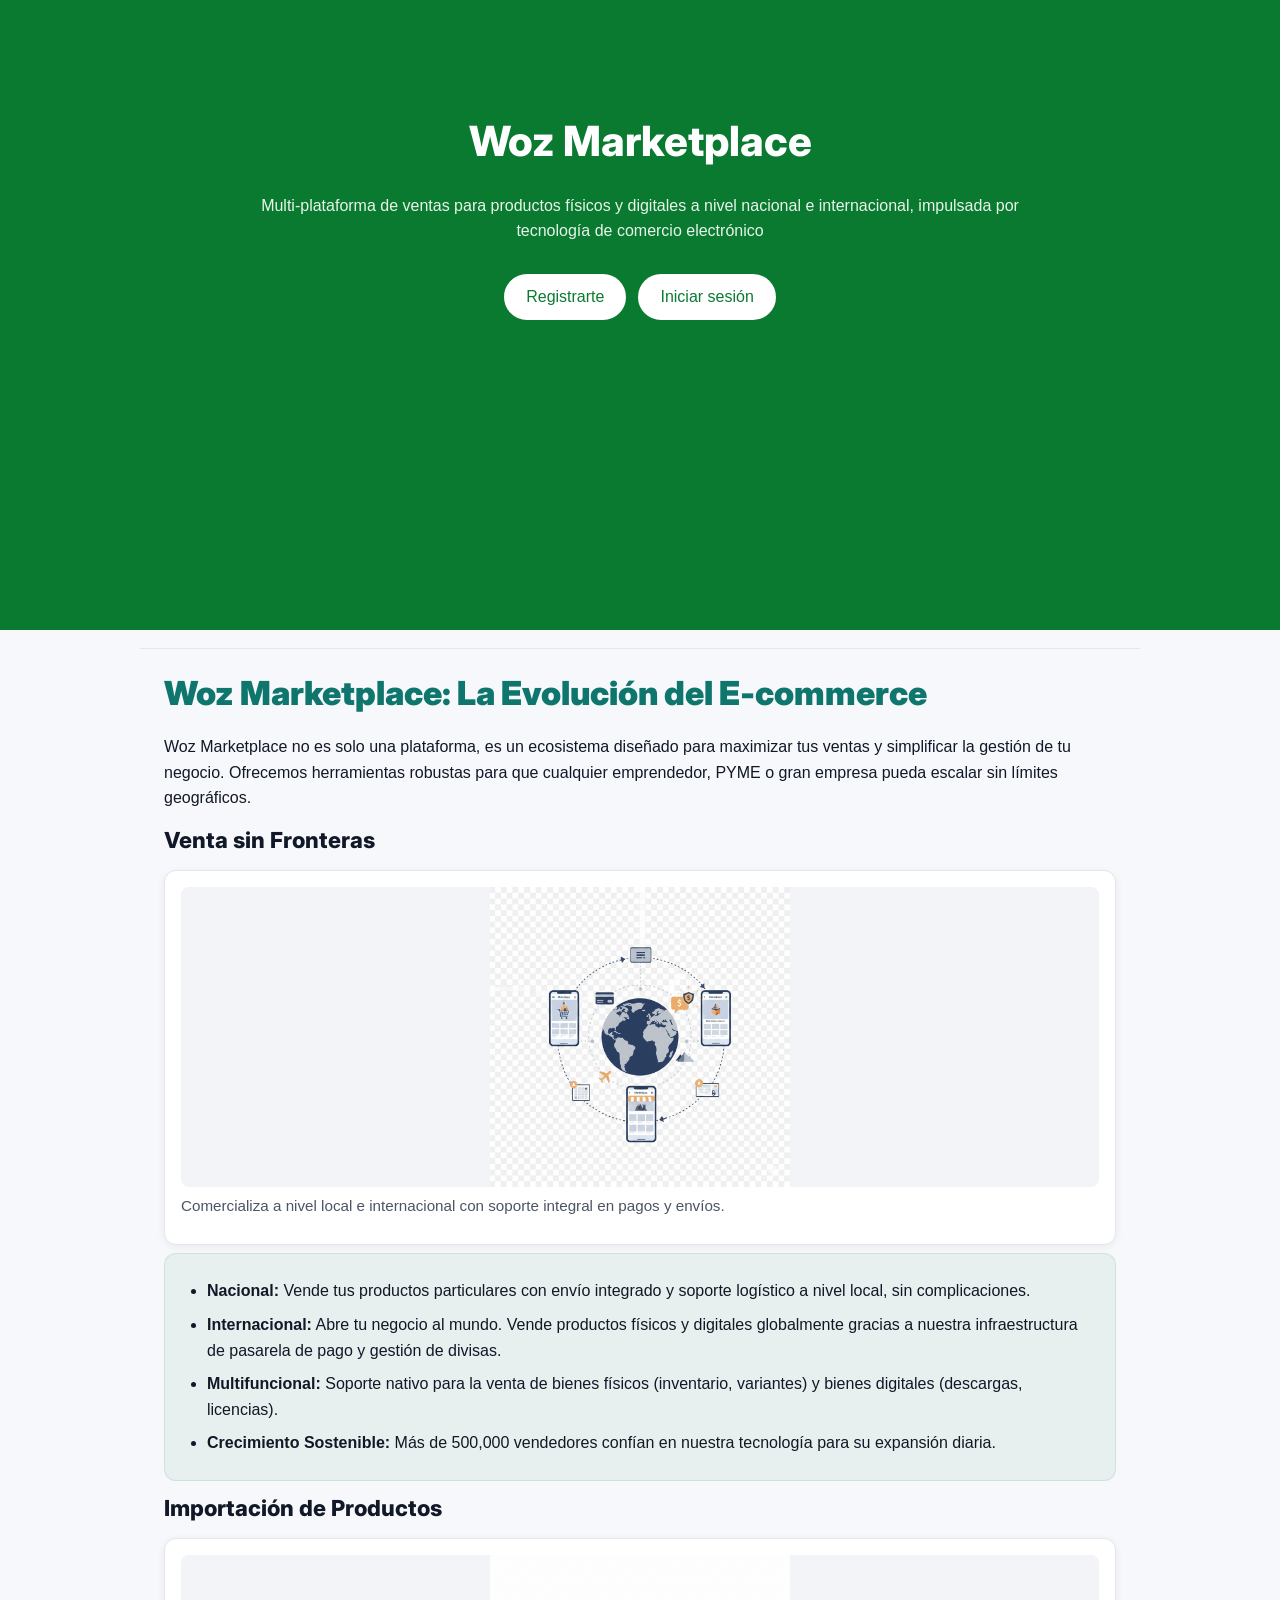
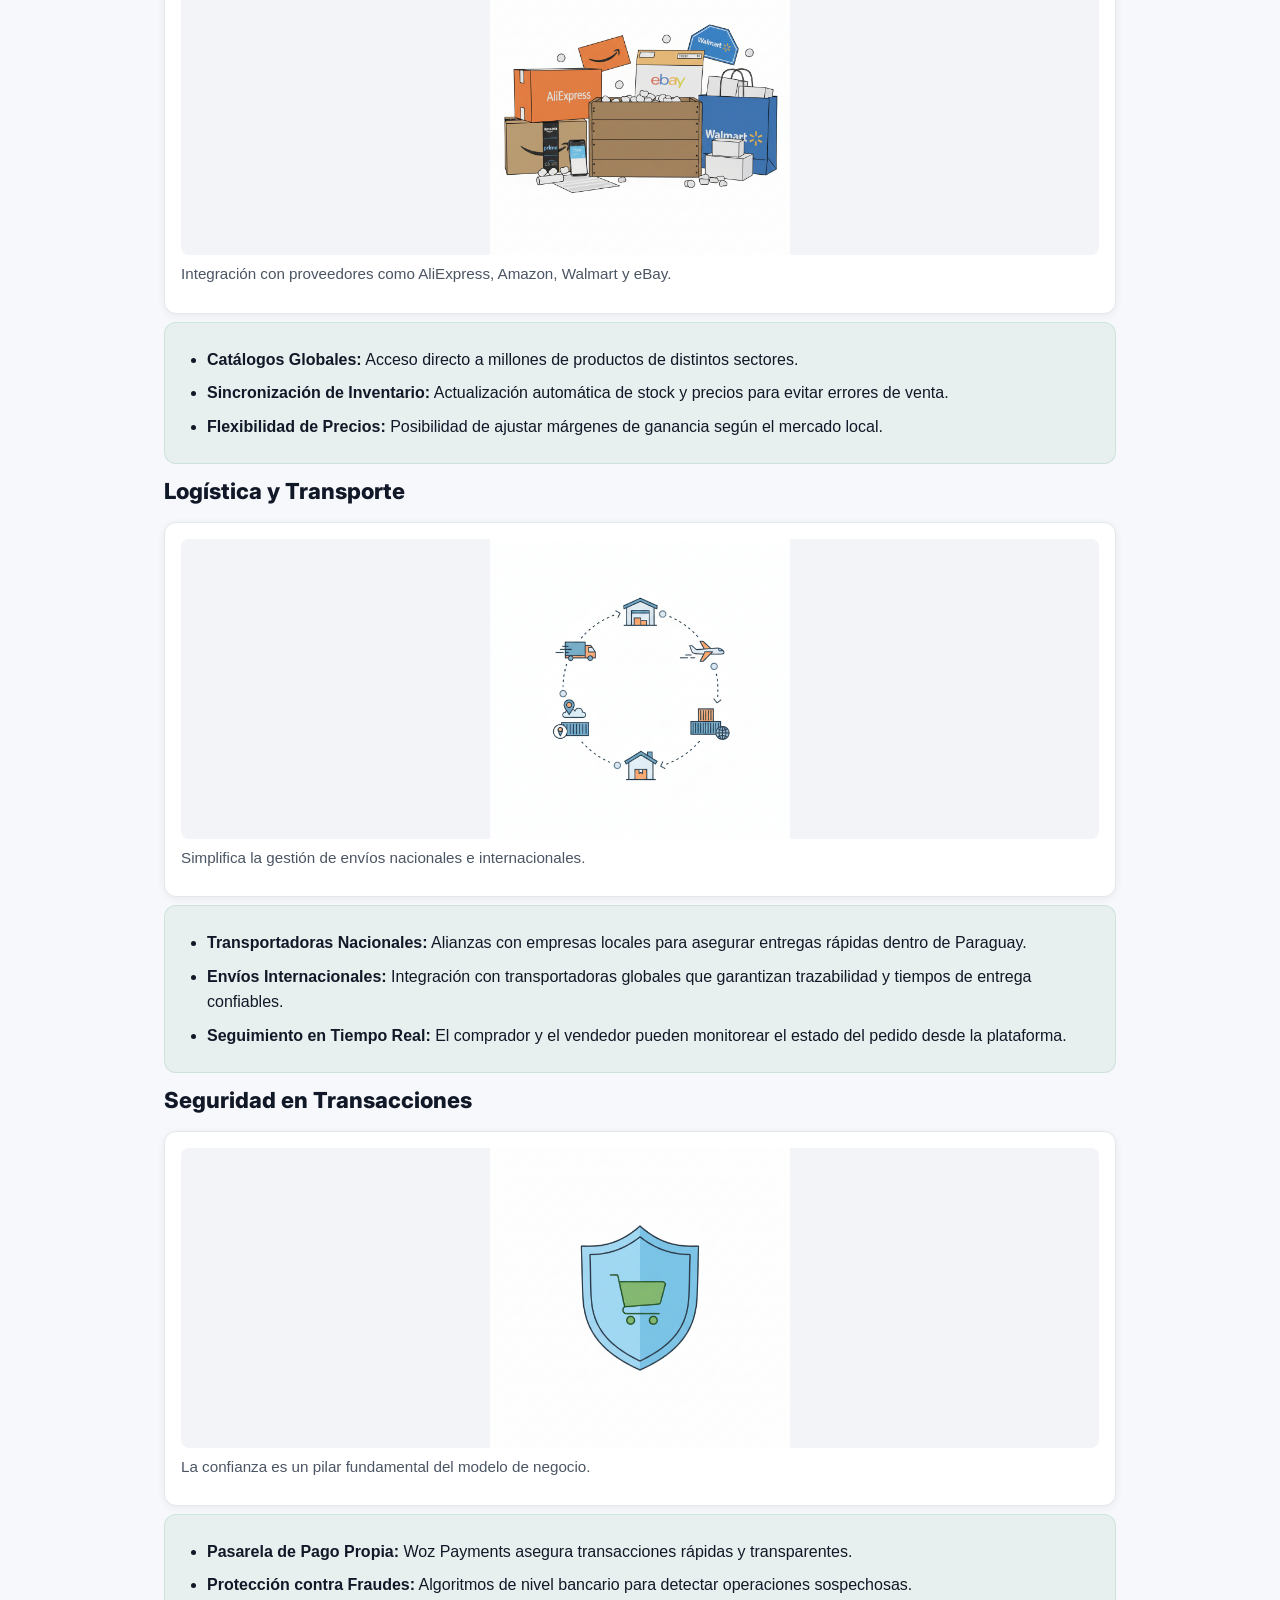
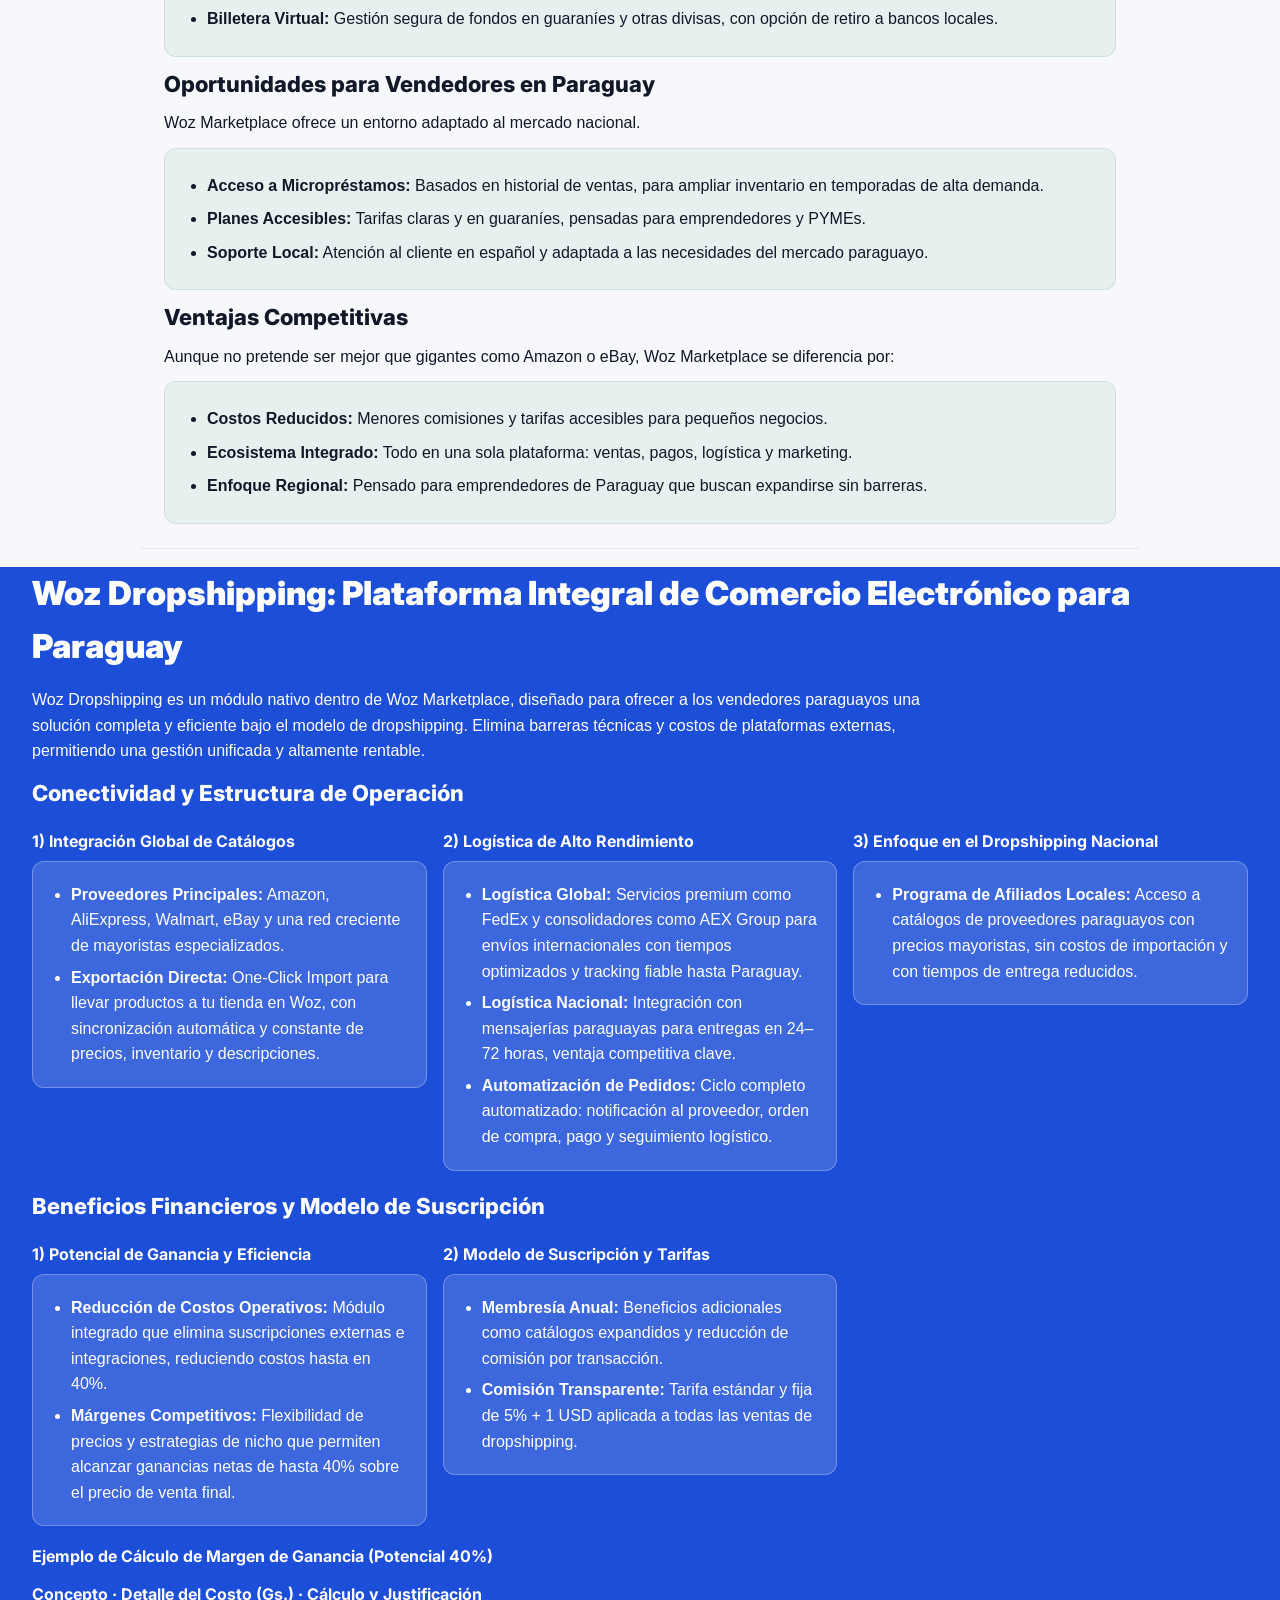
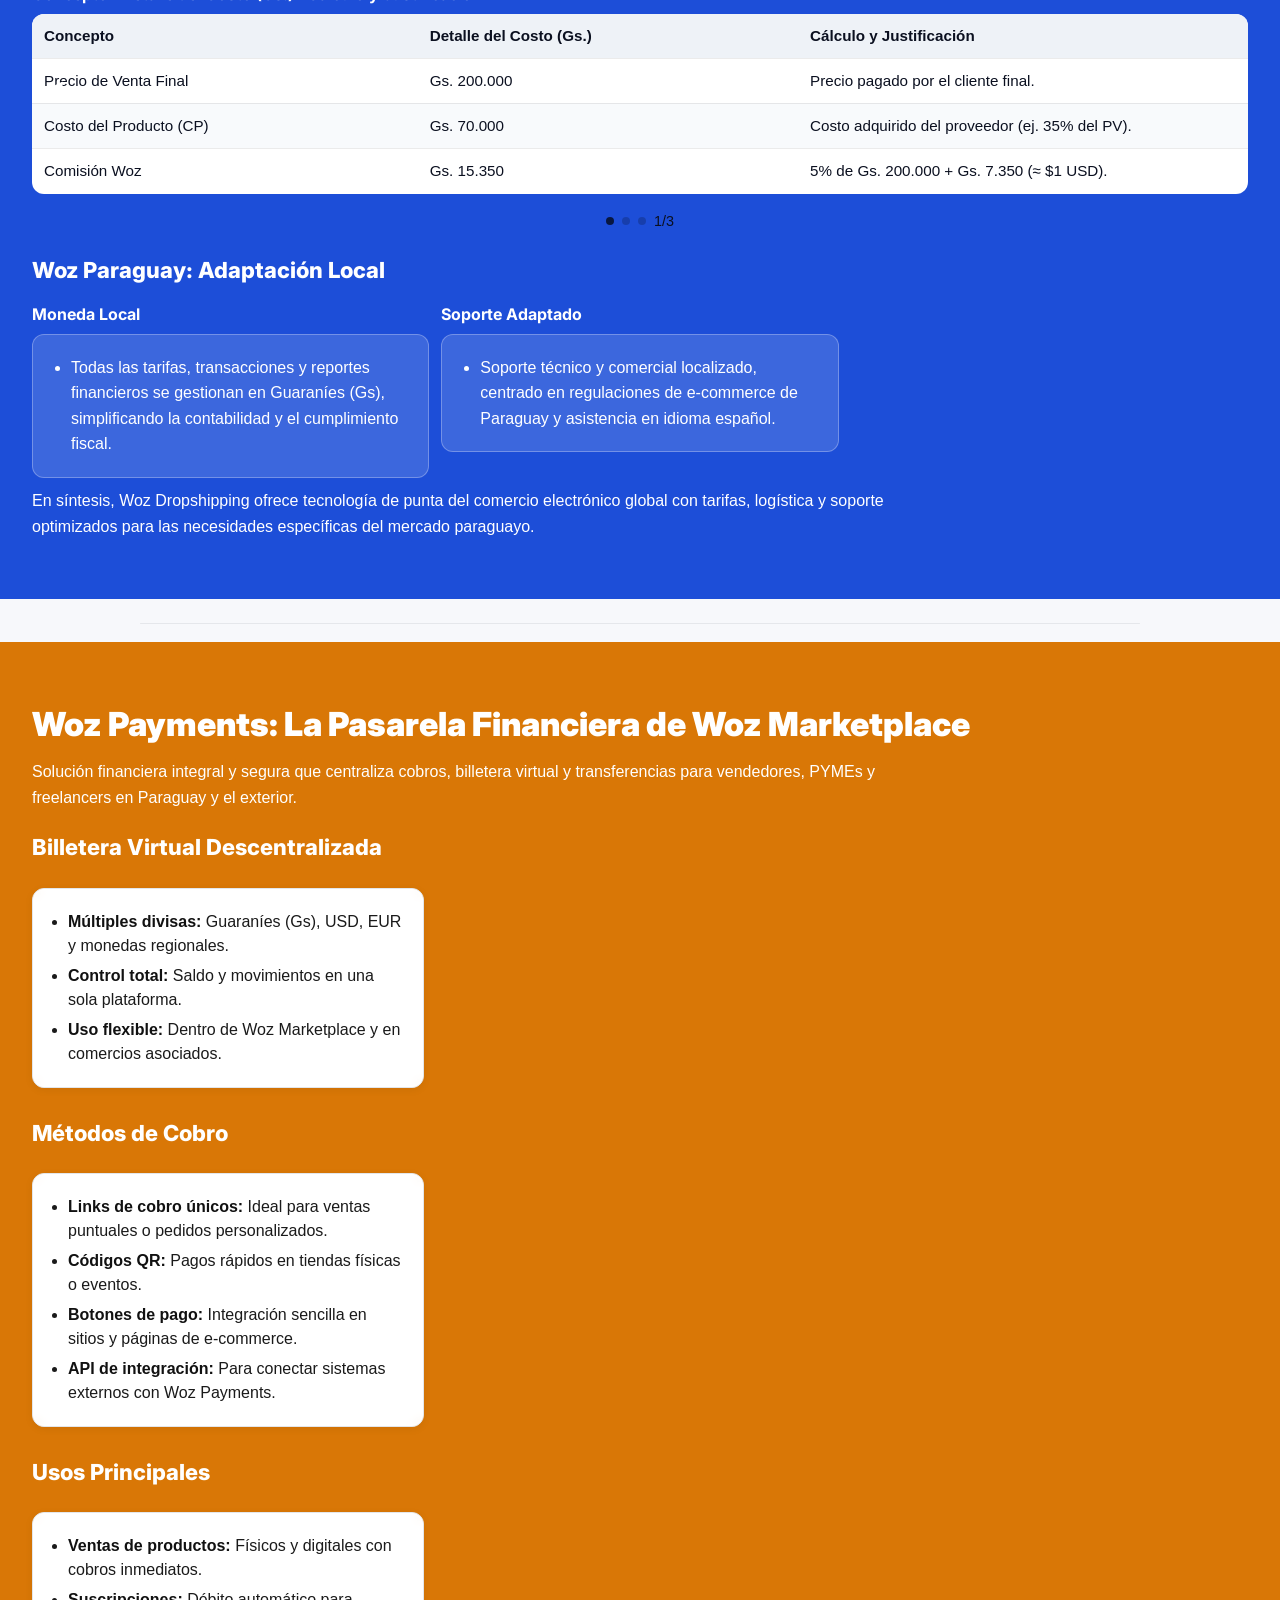
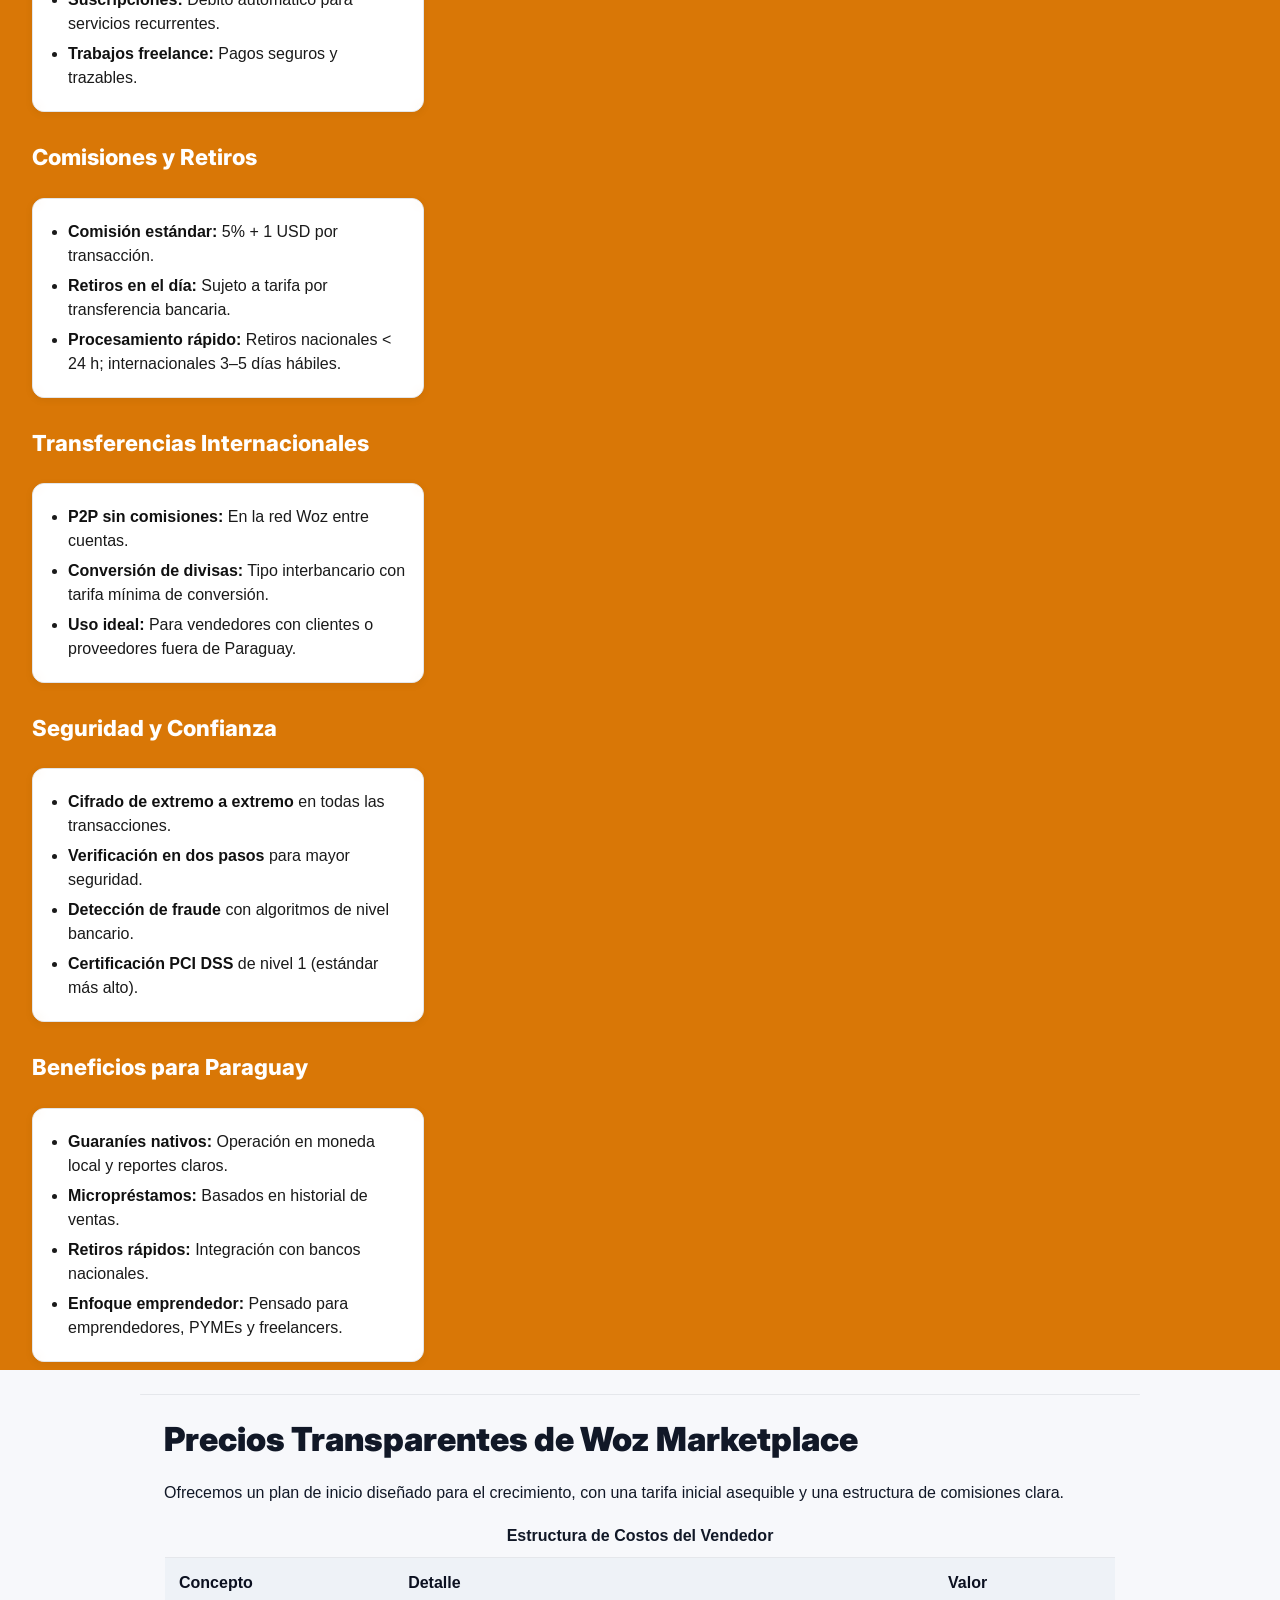
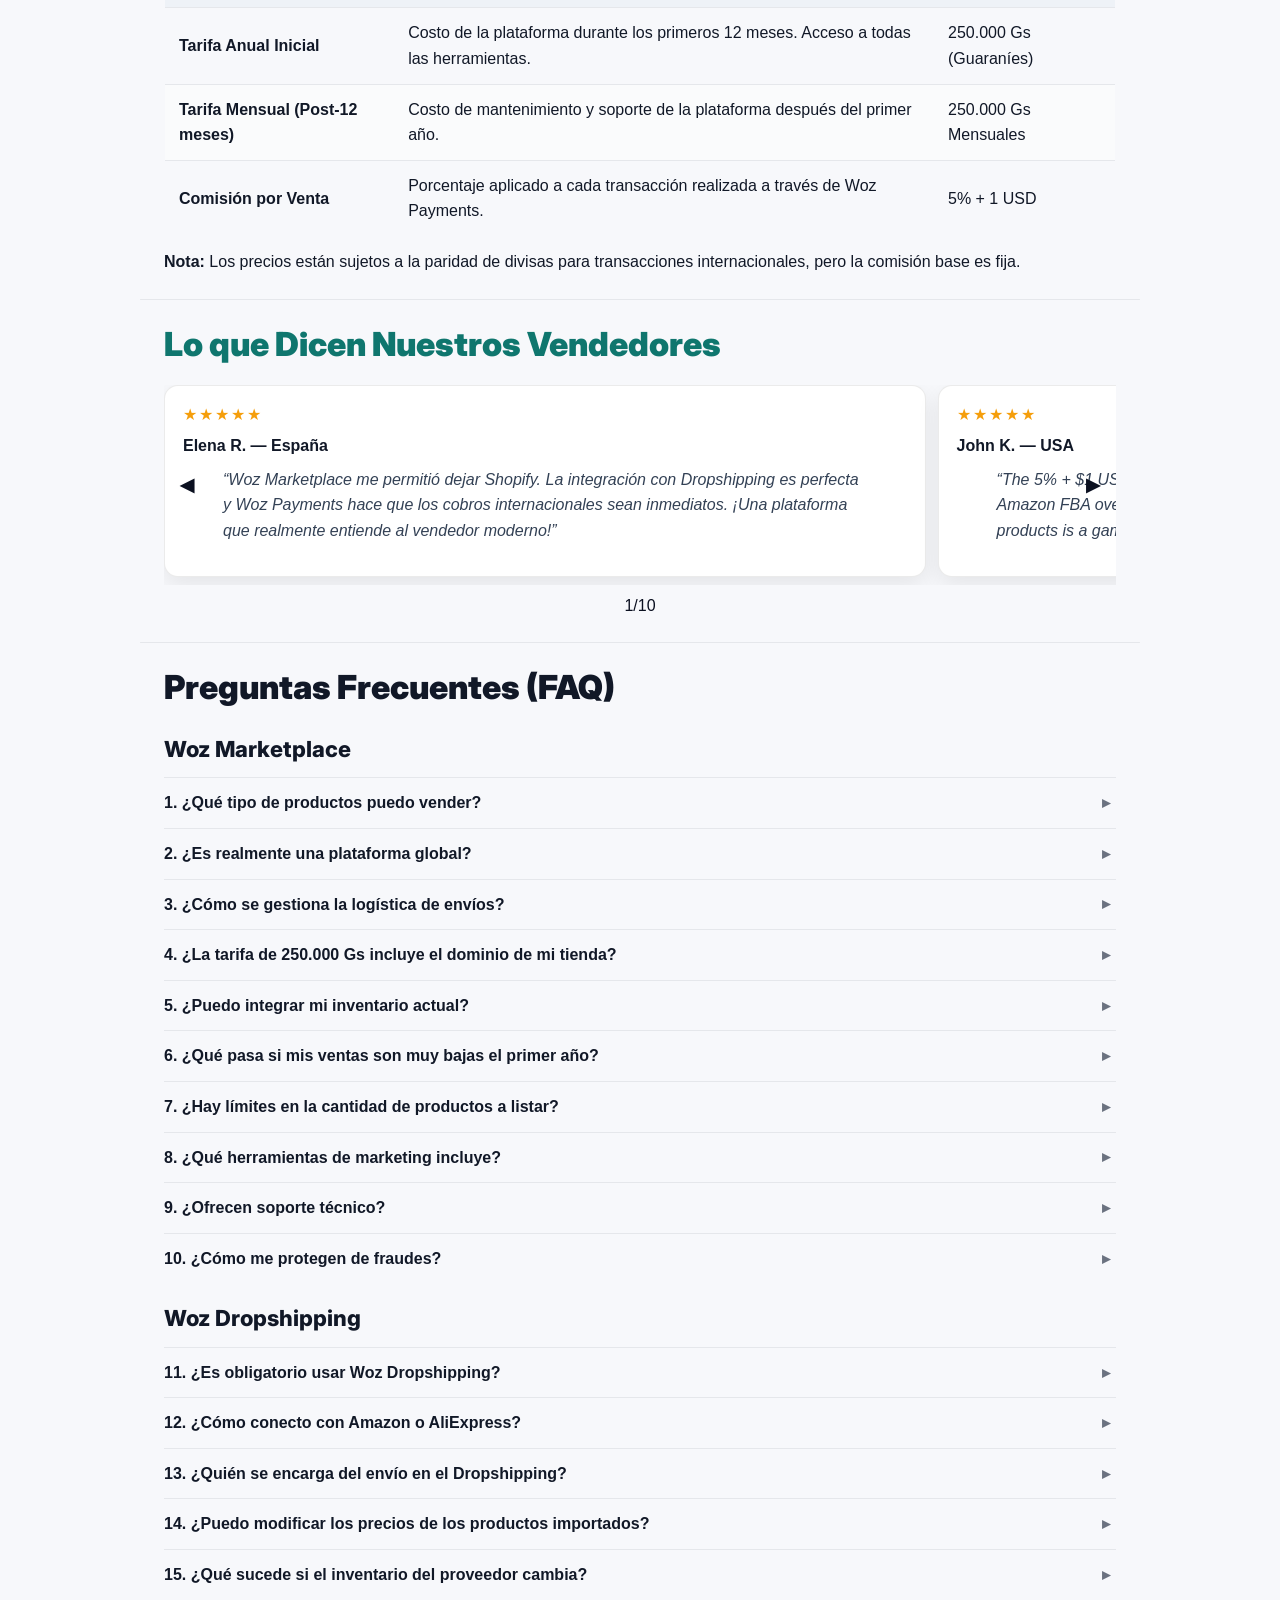
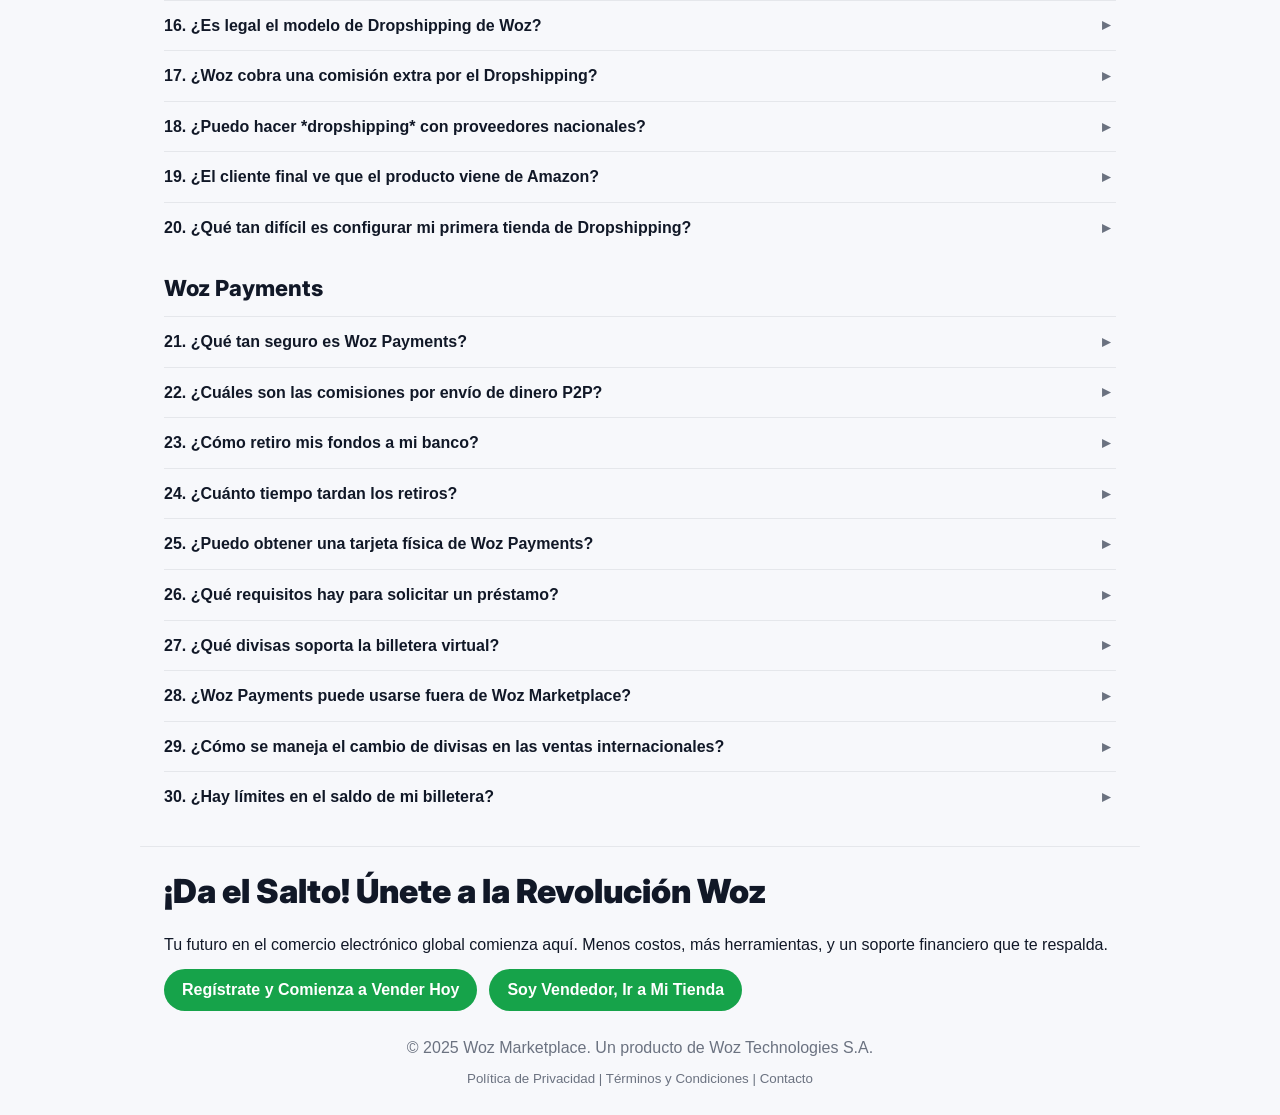
<file: dropshipping/Marketplace/landing.html>
<!DOCTYPE html>
<html lang="es">
<head>
    <meta charset="UTF-8">
    <meta name="viewport" content="width=device-width, initial-scale=1.0">
    <title>Woz Marketplace - El Futuro del Comercio Electrónico Global</title>
    <meta http-equiv="Cache-Control" content="no-cache, no-store, must-revalidate">
    <meta http-equiv="Pragma" content="no-cache">
    <meta http-equiv="Expires" content="0">
    <link rel="stylesheet" href="landing.css?v=20251209">
    <!-- Amazon Ember is proprietary; using Inter as a close, clean alternative for titles -->
    <link rel="preconnect" href="https://fonts.googleapis.com">
    <link rel="preconnect" href="https://fonts.gstatic.com" crossorigin>
    <link href="https://fonts.googleapis.com/css2?family=Inter:wght@500;700;800&display=swap" rel="stylesheet">
</head>
<body>

    <header class="hero-marketplace">
        <h1>Woz Marketplace</h1>
        <p class="hero-subtitle">Multi-plataforma de ventas para productos físicos y digitales a nivel nacional e internacional, impulsada por tecnología de comercio electrónico</p>

        <div class="cta-hero">
            <a href="#registro"><button class="hero-btn">Registrarte</button></a>
            <a href="#inicio-sesion"><button class="hero-btn outline">Iniciar sesión</button></a>
        </div>
    </header>

    <hr>

    <section id="marketplace">
        <h2>Woz Marketplace: La Evolución del E-commerce</h2>
        <p>Woz Marketplace no es solo una plataforma, es un ecosistema diseñado para maximizar tus ventas y simplificar la gestión de tu negocio. Ofrecemos herramientas robustas para que cualquier emprendedor, PYME o gran empresa pueda escalar sin límites geográficos.</p>

        <h3>Venta sin Fronteras</h3>
        <article class="card-feature">
            <img src="img/venta-fronteras.jpg.png" alt="Venta sin Fronteras" class="card-image">
            <p class="card-subtitle">Comercializa a nivel local e internacional con soporte integral en pagos y envíos.</p>
        </article>
        <div class="box-green">
            <ul>
                <li><strong>Nacional:</strong> Vende tus productos particulares con envío integrado y soporte logístico a nivel local, sin complicaciones.</li>
                <li><strong>Internacional:</strong> Abre tu negocio al mundo. Vende productos físicos y digitales globalmente gracias a nuestra infraestructura de pasarela de pago y gestión de divisas.</li>
                <li><strong>Multifuncional:</strong> Soporte nativo para la venta de bienes físicos (inventario, variantes) y bienes digitales (descargas, licencias).</li>
                <li><strong>Crecimiento Sostenible:</strong> Más de 500,000 vendedores confían en nuestra tecnología para su expansión diaria.</li>
            </ul>
        </div>

        <h3>Importación de Productos</h3>
        <article class="card-feature">
            <img src="img/importacion.jpg.png" alt="Importación de Productos" class="card-image">
            <p class="card-subtitle">Integración con proveedores como AliExpress, Amazon, Walmart y eBay.</p>
        </article>
        <div class="box-green">
            <ul>
                <li><strong>Catálogos Globales:</strong> Acceso directo a millones de productos de distintos sectores.</li>
                <li><strong>Sincronización de Inventario:</strong> Actualización automática de stock y precios para evitar errores de venta.</li>
                <li><strong>Flexibilidad de Precios:</strong> Posibilidad de ajustar márgenes de ganancia según el mercado local.</li>
            </ul>
        </div>

        <h3>Logística y Transporte</h3>
        <article class="card-feature">
            <img src="img/logistica.jpg.png" alt="Logística y Transporte" class="card-image">
            <p class="card-subtitle">Simplifica la gestión de envíos nacionales e internacionales.</p>
        </article>
        <div class="box-green">
            <ul>
                <li><strong>Transportadoras Nacionales:</strong> Alianzas con empresas locales para asegurar entregas rápidas dentro de Paraguay.</li>
                <li><strong>Envíos Internacionales:</strong> Integración con transportadoras globales que garantizan trazabilidad y tiempos de entrega confiables.</li>
                <li><strong>Seguimiento en Tiempo Real:</strong> El comprador y el vendedor pueden monitorear el estado del pedido desde la plataforma.</li>
            </ul>
        </div>

        <h3>Seguridad en Transacciones</h3>
        <article class="card-feature">
            <img src="img/seguridad.jpg.png" alt="Seguridad en Transacciones" class="card-image">
            <p class="card-subtitle">La confianza es un pilar fundamental del modelo de negocio.</p>
        </article>
        <div class="box-green">
            <ul>
                <li><strong>Pasarela de Pago Propia:</strong> Woz Payments asegura transacciones rápidas y transparentes.</li>
                <li><strong>Protección contra Fraudes:</strong> Algoritmos de nivel bancario para detectar operaciones sospechosas.</li>
                <li><strong>Billetera Virtual:</strong> Gestión segura de fondos en guaraníes y otras divisas, con opción de retiro a bancos locales.</li>
            </ul>
        </div>

        <h3>Oportunidades para Vendedores en Paraguay</h3>
        <p>Woz Marketplace ofrece un entorno adaptado al mercado nacional.</p>
        <div class="box-green">
            <ul>
                <li><strong>Acceso a Micropréstamos:</strong> Basados en historial de ventas, para ampliar inventario en temporadas de alta demanda.</li>
                <li><strong>Planes Accesibles:</strong> Tarifas claras y en guaraníes, pensadas para emprendedores y PYMEs.</li>
                <li><strong>Soporte Local:</strong> Atención al cliente en español y adaptada a las necesidades del mercado paraguayo.</li>
            </ul>
        </div>

        <h3>Ventajas Competitivas</h3>
        <p>Aunque no pretende ser mejor que gigantes como Amazon o eBay, Woz Marketplace se diferencia por:</p>
        <div class="box-green">
            <ul>
                <li><strong>Costos Reducidos:</strong> Menores comisiones y tarifas accesibles para pequeños negocios.</li>
                <li><strong>Ecosistema Integrado:</strong> Todo en una sola plataforma: ventas, pagos, logística y marketing.</li>
                <li><strong>Enfoque Regional:</strong> Pensado para emprendedores de Paraguay que buscan expandirse sin barreras.</li>
            </ul>
        </div>
    </section>

    <hr>

    <section id="dropshipping">
        <h2 class="section-title">Woz Dropshipping: Plataforma Integral de Comercio Electrónico para Paraguay</h2>
        <p class="subtitle">Woz Dropshipping es un módulo nativo dentro de Woz Marketplace, diseñado para ofrecer a los vendedores paraguayos una solución completa y eficiente bajo el modelo de dropshipping. Elimina barreras técnicas y costos de plataformas externas, permitiendo una gestión unificada y altamente rentable.</p>

        <h3>Conectividad y Estructura de Operación</h3>
        <div class="info-grid">
            <article class="card-feature">
                <h4 class="card-title">1) Integración Global de Catálogos</h4>
                <div class="box-blue">
                    <ul>
                        <li><strong>Proveedores Principales:</strong> Amazon, AliExpress, Walmart, eBay y una red creciente de mayoristas especializados.</li>
                        <li><strong>Exportación Directa:</strong> One-Click Import para llevar productos a tu tienda en Woz, con sincronización automática y constante de precios, inventario y descripciones.</li>
                    </ul>
                </div>
            </article>
            <article class="card-feature">
                <h4 class="card-title">2) Logística de Alto Rendimiento</h4>
                <div class="box-blue">
                    <ul>
                        <li><strong>Logística Global:</strong> Servicios premium como FedEx y consolidadores como AEX Group para envíos internacionales con tiempos optimizados y tracking fiable hasta Paraguay.</li>
                        <li><strong>Logística Nacional:</strong> Integración con mensajerías paraguayas para entregas en 24–72 horas, ventaja competitiva clave.</li>
                        <li><strong>Automatización de Pedidos:</strong> Ciclo completo automatizado: notificación al proveedor, orden de compra, pago y seguimiento logístico.</li>
                    </ul>
                </div>
            </article>
            <article class="card-feature">
                <h4 class="card-title">3) Enfoque en el Dropshipping Nacional</h4>
                <div class="box-blue">
                    <ul>
                        <li><strong>Programa de Afiliados Locales:</strong> Acceso a catálogos de proveedores paraguayos con precios mayoristas, sin costos de importación y con tiempos de entrega reducidos.</li>
                    </ul>
                </div>
            </article>
        </div>

        <h3>Beneficios Financieros y Modelo de Suscripción</h3>
        <div class="info-grid">
            <article class="card-feature">
                <h4 class="card-title">1) Potencial de Ganancia y Eficiencia</h4>
                <div class="box-blue">
                    <ul>
                        <li><strong>Reducción de Costos Operativos:</strong> Módulo integrado que elimina suscripciones externas e integraciones, reduciendo costos hasta en 40%.</li>
                        <li><strong>Márgenes Competitivos:</strong> Flexibilidad de precios y estrategias de nicho que permiten alcanzar ganancias netas de hasta 40% sobre el precio de venta final.</li>
                    </ul>
                </div>
            </article>
            <article class="card-feature">
                <h4 class="card-title">2) Modelo de Suscripción y Tarifas</h4>
                <div class="box-blue">
                    <ul>
                        <li><strong>Membresía Anual:</strong> Beneficios adicionales como catálogos expandidos y reducción de comisión por transacción.</li>
                        <li><strong>Comisión Transparente:</strong> Tarifa estándar y fija de 5% + 1 USD aplicada a todas las ventas de dropshipping.</li>
                    </ul>
                </div>
            </article>
        </div>

                <h4 class="card-title">Ejemplo de Cálculo de Margen de Ganancia (Potencial 40%)</h4>
                <div class="cards-slider" id="cards-slider">
                    <button class="slider-btn transparent prev" aria-label="Anterior">◀</button>
                <div class="panel" aria-label="Card 1: PV y Costos">
                    <h5 class="card-title">Concepto · Detalle del Costo (Gs.) · Cálculo y Justificación</h5>
                    <table class="stat-table compact">
                        <thead>
                            <tr>
                                <th>Concepto</th>
                                <th>Detalle del Costo (Gs.)</th>
                                <th>Cálculo y Justificación</th>
                            </tr>
                        </thead>
                        <tbody>
                            <tr>
                                <td>Precio de Venta Final</td>
                                <td>Gs. 200.000</td>
                                <td>Precio pagado por el cliente final.</td>
                            </tr>
                            <tr>
                                <td>Costo del Producto (CP)</td>
                                <td>Gs. 70.000</td>
                                <td>Costo adquirido del proveedor (ej. 35% del PV).</td>
                            </tr>
                            <tr>
                                <td>Comisión Woz</td>
                                <td>Gs. 15.350</td>
                                <td>5% de Gs. 200.000 + Gs. 7.350 (≈ $1 USD).</td>
                            </tr>
                        </tbody>
                    </table>
                </div>

                <div class="panel" aria-label="Card 2: Envío y Total">
                    <h5 class="card-title">Concepto · Detalle del Costo (Gs.) · Cálculo y Justificación</h5>
                    <table class="stat-table compact">
                        <thead>
                            <tr>
                                <th>Concepto</th>
                                <th>Detalle del Costo (Gs.)</th>
                                <th>Cálculo y Justificación</th>
                            </tr>
                        </thead>
                        <tbody>
                            <tr>
                                <td>Costo de Envío (CE)</td>
                                <td>Gs. 35.000</td>
                                <td>Costo promedio de envío y logística (interno o internacional).</td>
                            </tr>
                            <tr>
                                <td><strong>Costo Total (CP + CE + Comisión)</strong></td>
                                <td><strong>Gs. 120.350</strong></td>
                                <td>Suma de todos los costos de operación.</td>
                            </tr>
                        </tbody>
                    </table>
                </div>

                <div class="panel" aria-label="Card 3: Ganancia y Margen">
                    <h5 class="card-title">Concepto · Detalle del Costo (Gs.) · Cálculo y Justificación</h5>
                    <table class="stat-table compact">
                        <thead>
                            <tr>
                                <th>Concepto</th>
                                <th>Detalle del Costo (Gs.)</th>
                                <th>Cálculo y Justificación</th>
                            </tr>
                        </thead>
                        <tbody>
                            <tr>
                                <td><strong>Ganancia Neta</strong></td>
                                <td><strong>Gs. 79.650</strong></td>
                                <td>Precio de Venta (Gs. 200.000) − Costo Total (Gs. 120.350).</td>
                            </tr>
                            <tr>
                                <td><strong>Margen de Ganancia Neto</strong></td>
                                <td><strong>39.825%</strong></td>
                                <td>(Gs. 79.650 / Gs. 200.000) × 100. Potencial del 40%.</td>
                            </tr>
                        </tbody>
                    </table>
                </div>
                    <button class="slider-btn transparent next" aria-label="Siguiente">▶</button>
                </div>
                <div class="slider-indicators">
                    <span class="dot active" aria-label="Card 1"></span>
                    <span class="dot" aria-label="Card 2"></span>
                    <span class="dot" aria-label="Card 3"></span>
                    <span class="counter" aria-live="polite">1/3</span>
                </div>



        <h3 class="paraguay-title">Woz Paraguay: Adaptación Local</h3>
        <div class="info-grid paraguay-grid">
            <article class="card-feature">
                <h4 class="card-title">Moneda Local</h4>
                <div class="box-blue">
                    <ul>
                        <li>Todas las tarifas, transacciones y reportes financieros se gestionan en Guaraníes (Gs), simplificando la contabilidad y el cumplimiento fiscal.</li>
                    </ul>
                </div>
            </article>
            <article class="card-feature">
                <h4 class="card-title">Soporte Adaptado</h4>
                <div class="box-blue">
                    <ul>
                        <li>Soporte técnico y comercial localizado, centrado en regulaciones de e-commerce de Paraguay y asistencia en idioma español.</li>
                    </ul>
                </div>
            </article>
        </div>

        <p class="subtitle">En síntesis, Woz Dropshipping ofrece tecnología de punta del comercio electrónico global con tarifas, logística y soporte optimizados para las necesidades específicas del mercado paraguayo.</p>
    </section>

    <hr>

    <section id="payments" aria-label="Woz Payments">
        <h2>Woz Payments: La Pasarela Financiera de Woz Marketplace</h2>
        <p class="subtitle">Solución financiera integral y segura que centraliza cobros, billetera virtual y transferencias para vendedores, PYMEs y freelancers en Paraguay y el exterior.</p>

        <h3>Billetera Virtual Descentralizada</h3>
        <div class="info-grid">
            <article class="card-feature">
                <div class="box-clear">
                    <ul>
                        <li><strong>Múltiples divisas:</strong> Guaraníes (Gs), USD, EUR y monedas regionales.</li>
                        <li><strong>Control total:</strong> Saldo y movimientos en una sola plataforma.</li>
                        <li><strong>Uso flexible:</strong> Dentro de Woz Marketplace y en comercios asociados.</li>
                    </ul>
                </div>
            </article>
        </div>

        <h3>Métodos de Cobro</h3>
        <div class="info-grid">
            <article class="card-feature">
                <div class="box-clear">
                    <ul>
                        <li><strong>Links de cobro únicos:</strong> Ideal para ventas puntuales o pedidos personalizados.</li>
                        <li><strong>Códigos QR:</strong> Pagos rápidos en tiendas físicas o eventos.</li>
                        <li><strong>Botones de pago:</strong> Integración sencilla en sitios y páginas de e-commerce.</li>
                        <li><strong>API de integración:</strong> Para conectar sistemas externos con Woz Payments.</li>
                    </ul>
                </div>
            </article>
        </div>

        <h3>Usos Principales</h3>
        <div class="info-grid">
            <article class="card-feature">
                <div class="box-clear">
                    <ul>
                        <li><strong>Ventas de productos:</strong> Físicos y digitales con cobros inmediatos.</li>
                        <li><strong>Suscripciones:</strong> Débito automático para servicios recurrentes.</li>
                        <li><strong>Trabajos freelance:</strong> Pagos seguros y trazables.</li>
                    </ul>
                </div>
            </article>
        </div>

        <h3>Comisiones y Retiros</h3>
        <div class="info-grid">
            <article class="card-feature">
                <div class="box-clear">
                    <ul>
                        <li><strong>Comisión estándar:</strong> 5% + 1 USD por transacción.</li>
                        <li><strong>Retiros en el día:</strong> Sujeto a tarifa por transferencia bancaria.</li>
                        <li><strong>Procesamiento rápido:</strong> Retiros nacionales &lt; 24 h; internacionales 3–5 días hábiles.</li>
                    </ul>
                </div>
            </article>
        </div>

        <h3>Transferencias Internacionales</h3>
        <div class="info-grid">
            <article class="card-feature">
                <div class="box-clear">
                    <ul>
                        <li><strong>P2P sin comisiones:</strong> En la red Woz entre cuentas.</li>
                        <li><strong>Conversión de divisas:</strong> Tipo interbancario con tarifa mínima de conversión.</li>
                        <li><strong>Uso ideal:</strong> Para vendedores con clientes o proveedores fuera de Paraguay.</li>
                    </ul>
                </div>
            </article>
        </div>

        <h3>Seguridad y Confianza</h3>
        <div class="info-grid">
            <article class="card-feature">
                <div class="box-clear">
                    <ul>
                        <li><strong>Cifrado de extremo a extremo</strong> en todas las transacciones.</li>
                        <li><strong>Verificación en dos pasos</strong> para mayor seguridad.</li>
                        <li><strong>Detección de fraude</strong> con algoritmos de nivel bancario.</li>
                        <li><strong>Certificación PCI DSS</strong> de nivel 1 (estándar más alto).</li>
                    </ul>
                </div>
            </article>
        </div>

        <h3>Beneficios para Paraguay</h3>
        <div class="info-grid">
            <article class="card-feature">
                <div class="box-clear">
                    <ul>
                        <li><strong>Guaraníes nativos:</strong> Operación en moneda local y reportes claros.</li>
                        <li><strong>Micropréstamos:</strong> Basados en historial de ventas.</li>
                        <li><strong>Retiros rápidos:</strong> Integración con bancos nacionales.</li>
                        <li><strong>Enfoque emprendedor:</strong> Pensado para emprendedores, PYMEs y freelancers.</li>
                    </ul>
                </div>
            </article>
        </div>
    </section>

    <hr>

    <section id="precios">
        <h2>Precios Transparentes de Woz Marketplace</h2>
        <p>Ofrecemos un plan de inicio diseñado para el crecimiento, con una tarifa inicial asequible y una estructura de comisiones clara.</p>
        
        <table>
            <caption>Estructura de Costos del Vendedor</caption>
            <thead>
                <tr>
                    <th>Concepto</th>
                    <th>Detalle</th>
                    <th>Valor</th>
                </tr>
            </thead>
            <tbody>
                <tr>
                    <td><strong>Tarifa Anual Inicial</strong></td>
                    <td>Costo de la plataforma durante los primeros 12 meses. Acceso a todas las herramientas.</td>
                    <td>250.000 Gs (Guaraníes)</td>
                </tr>
                <tr>
                    <td><strong>Tarifa Mensual (Post-12 meses)</strong></td>
                    <td>Costo de mantenimiento y soporte de la plataforma después del primer año.</td>
                    <td>250.000 Gs Mensuales</td>
                </tr>
                <tr>
                    <td><strong>Comisión por Venta</strong></td>
                    <td>Porcentaje aplicado a cada transacción realizada a través de Woz Payments.</td>
                    <td>5% + 1 USD</td>
                </tr>
            </tbody>
        </table>
        <p><strong>Nota:</strong> Los precios están sujetos a la paridad de divisas para transacciones internacionales, pero la comisión base es fija.</p>
    </section>

    <hr>

    <section id="testimonios" aria-label="Testimonios">
        <h2>Lo que Dicen Nuestros Vendedores</h2>
        <div class="testimonials-slider" id="testimonials-slider">
            <button class="slider-btn transparent prev" aria-label="Anterior">◀</button>

            <div class="t-card" aria-label="Elena R. - España">
                <div class="t-stars" aria-label="5 de 5">★★★★★</div>
                <div class="t-name">Elena R. — España</div>
                <blockquote class="t-quote">“Woz Marketplace me permitió dejar Shopify. La integración con Dropshipping es perfecta y Woz Payments hace que los cobros internacionales sean inmediatos. ¡Una plataforma que realmente entiende al vendedor moderno!”</blockquote>
            </div>

            <div class="t-card" aria-label="John K. - USA">
                <div class="t-stars" aria-label="5 de 5">★★★★★</div>
                <div class="t-name">John K. — USA</div>
                <blockquote class="t-quote">“The 5% + $1 USD commission is unbeatable for the features they offer. I transitioned my Amazon FBA overflow to Woz and haven't looked back. The global reach for digital products is a game-changer.”</blockquote>
            </div>

            <div class="t-card" aria-label="Rafael S. - Brasil">
                <div class="t-stars" aria-label="5 de 5">★★★★★</div>
                <div class="t-name">Rafael S. — Brasil</div>
                <blockquote class="t-quote">“Eu comecei com o plano anual e agora estou no mensal. O suporte é rápido e o Woz Dropshipping com fornecedores nacionais é um diferencial enorme. Minhas vendas duplicaram no último trimestre. Recomendo!”</blockquote>
            </div>

            <div class="t-card" aria-label="Ana M. - Paraguay">
                <div class="t-stars" aria-label="5 de 5">★★★★★</div>
                <div class="t-name">Ana M. — Paraguay</div>
                <blockquote class="t-quote">“Empezar a vender mis artesanías fue sencillo. El plan en Guaraníes es accesible y la pasarela Woz Payments me da seguridad para mis cobros locales. ¡Por fin una solución pensada en el mercado nacional!”</blockquote>
            </div>

            <div class="t-card" aria-label="Carlos L. - México">
                <div class="t-stars" aria-label="5 de 5">★★★★★</div>
                <div class="t-name">Carlos L. — México</div>
                <blockquote class="t-quote">“La posibilidad de obtener un micropréstamo a través de Woz Payments me ayudó a comprar más inventario justo antes de la temporada alta. Es un ecosistema completo, no solo una tienda.”</blockquote>
            </div>

            <div class="t-card" aria-label="Sarah B. - UK">
                <div class="t-stars" aria-label="5 de 5">★★★★★</div>
                <div class="t-name">Sarah B. — UK</div>
                <blockquote class="t-quote">“As a digital creator, Woz Marketplace provided the perfect platform to sell my design templates globally. The fee structure is transparent, and I appreciate the emphasis on independent selling.”</blockquote>
            </div>

            <div class="t-card" aria-label="Felipe D. - Chile">
                <div class="t-stars" aria-label="5 de 5">★★★★★</div>
                <div class="t-name">Felipe D. — Chile</div>
                <blockquote class="t-quote">“Increíble la variedad de proveedores que puedo importar con Woz Dropshipping. Me ahorré más de $300 USD al año al no usar otras plataformas. Es el futuro del e-commerce de bajo costo.”</blockquote>
            </div>

            <div class="t-card" aria-label="Markus H. - Alemania">
                <div class="t-stars" aria-label="5 de 5">★★★★★</div>
                <div class="t-name">Markus H. — Alemania</div>
                <blockquote class="t-quote">“Die Integration von nationalen und internationalen Lieferanten ist sehr effizient. Woz Payments ist schnell und die Gebühren sind fair. Ein wirklich professioneller Marktplatz.”</blockquote>
            </div>

            <div class="t-card" aria-label="Sophie L. - Francia">
                <div class="t-stars" aria-label="5 de 5">★★★★★</div>
                <div class="t-name">Sophie L. — Francia</div>
                <blockquote class="t-quote">“J'apprécie la simplicité de la gestion des stocks. Vendre des produits physiques et numériques sur la même plateforme sans frais cachés, c'est ce que je recherchais. Mon commerce a prospéré.”</blockquote>
            </div>

            <div class="t-card" aria-label="Luigi B. - Italia">
                <div class="t-stars" aria-label="5 de 5">★★★★★</div>
                <div class="t-name">Luigi B. — Italia</div>
                <blockquote class="t-quote">“Ho usato Woz Payments per inviare denaro a un fornitore estero e la transazione è stata immediata. La comodità di avere tutto in un'unica piattaforma è impagabile.”</blockquote>
            </div>

            <button class="slider-btn transparent next" aria-label="Siguiente">▶</button>
        </div>
        <div class="t-indicators"><span class="counter" aria-live="polite">1/10</span></div>
    </section>

    <hr>

    <section id="faq">
        <h2>Preguntas Frecuentes (FAQ)</h2>

        <h3>Woz Marketplace</h3>
        <dl>
            <dt>1. ¿Qué tipo de productos puedo vender?</dt>
            <dd>Puedes vender productos **físicos** (con gestión de inventario, tallas, colores) y **digitales** (archivos descargables, licencias de software, libros electrónicos).</dd>
            
            <dt>2. ¿Es realmente una plataforma global?</dt>
            <dd>Sí. La plataforma soporta múltiples idiomas y divisas, permitiendo la venta y el cobro en cualquier país donde operen nuestros servicios de pago y envío asociados.</dd>

            <dt>3. ¿Cómo se gestiona la logística de envíos?</dt>
            <dd>Woz Marketplace se integra con servicios de mensajería nacionales e internacionales. Tú eliges al proveedor o usas nuestra red preferida para tarifas optimizadas.</dd>

            <dt>4. ¿La tarifa de 250.000 Gs incluye el dominio de mi tienda?</dt>
            <dd>La tarifa cubre el acceso a la plataforma, el alojamiento y el subdominio (ej: mitienda.wozmarketplace.com). La conexión a un dominio personalizado tiene un costo anual adicional mínimo.</dd>

            <dt>5. ¿Puedo integrar mi inventario actual?</dt>
            <dd>Sí, la plataforma cuenta con herramientas de importación masiva vía CSV o API para facilitar la migración de tu inventario existente.</dd>

            <dt>6. ¿Qué pasa si mis ventas son muy bajas el primer año?</dt>
            <dd>La tarifa inicial de 250.000 Gs es por acceso. El modelo de comisiones del 5% + $1 USD te asegura que solo pagas un porcentaje por ventas exitosas.</dd>

            <dt>7. ¿Hay límites en la cantidad de productos a listar?</dt>
            <dd>No, Woz Marketplace ofrece listados ilimitados de productos en todos sus planes.</dd>

            <dt>8. ¿Qué herramientas de marketing incluye?</dt>
            <dd>Incluye cupones de descuento, gestión de email marketing básico y herramientas de SEO integrado para posicionar tus productos.</dd>

            <dt>9. ¿Ofrecen soporte técnico?</dt>
            <dd>Sí, soporte prioritario por chat y correo electrónico 24/7 para todos los usuarios activos.</dd>

            <dt>10. ¿Cómo me protegen de fraudes?</dt>
            <dd>Woz Payments utiliza algoritmos de detección de fraude de nivel bancario para proteger las transacciones del vendedor y del comprador.</dd>
        </dl>

        <h3>Woz Dropshipping</h3>
        <dl>
            <dt>11. ¿Es obligatorio usar Woz Dropshipping?</dt>
            <dd>No. Es un módulo opcional. Puedes vender únicamente tus propios productos o combinar ambos modelos.</dd>
            
            <dt>12. ¿Cómo conecto con Amazon o AliExpress?</dt>
            <dd>Nuestra herramienta de importación se conecta a los catálogos de los proveedores a través de sus API públicas, simplificando la sincronización de inventario y precios.</dd>

            <dt>13. ¿Quién se encarga del envío en el Dropshipping?</dt>
            <dd>El proveedor original (Amazon, Walmart, etc.) es el responsable de enviar el producto. Woz Marketplace solo se encarga de automatizar la orden de compra y el seguimiento.</dd>

            <dt>14. ¿Puedo modificar los precios de los productos importados?</dt>
            <dd>Sí. Puedes establecer reglas de margen de ganancia automáticas o fijar precios manualmente para cada producto importado.</dd>

            <dt>15. ¿Qué sucede si el inventario del proveedor cambia?</dt>
            <dd>La plataforma sincroniza el inventario cada 6 horas (o con mayor frecuencia en el plan avanzado) para minimizar los riesgos de vender productos sin *stock*.</dd>

            <dt>16. ¿Es legal el modelo de Dropshipping de Woz?</dt>
            <dd>Sí, es un modelo de comercio legal. Nosotros te proporcionamos las herramientas de integración para cumplir con la legalidad de la venta.</dd>

            <dt>17. ¿Woz cobra una comisión extra por el Dropshipping?</dt>
            <dd>No, la comisión estándar de 5% + $1 USD cubre todas las transacciones, independientemente de si el producto es propio o de *dropshipping*.</dd>

            <dt>18. ¿Puedo hacer *dropshipping* con proveedores nacionales?</dt>
            <dd>Sí, tenemos un programa de afiliados para proveedores nacionales que te permite añadir sus productos a tu tienda, beneficiándote de envíos más rápidos.</dd>

            <dt>19. ¿El cliente final ve que el producto viene de Amazon?</dt>
            <dd>Depende del proveedor, pero nuestra integración busca minimizar el *branding* del proveedor original, ofreciendo opciones de 'paquete ciego' cuando es posible.</dd>

            <dt>20. ¿Qué tan difícil es configurar mi primera tienda de Dropshipping?</dt>
            <dd>El proceso está guiado y puede ser completado en menos de 30 minutos. La interfaz es intuitiva y no requiere conocimientos de programación.</dd>
        </dl>

        <h3>Woz Payments</h3>
        <dl>
            <dt>21. ¿Qué tan seguro es Woz Payments?</dt>
            <dd>Utilizamos cifrado de extremo a extremo, verificación de dos factores y certificaciones PCI DSS de Nivel 1, el estándar de seguridad más alto de la industria.</dd>
            
            <dt>22. ¿Cuáles son las comisiones por envío de dinero P2P?</dt>
            <dd>El envío de dinero entre usuarios de Woz Payments (P2P) dentro de la plataforma es **completamente gratuito**.</dd>

            <dt>23. ¿Cómo retiro mis fondos a mi banco?</dt>
            <dd>Puedes solicitar retiros directamente a tu cuenta bancaria local (en Gs o divisa local) o internacional. Se aplica una pequeña tarifa de retiro bancario, no relacionada con la comisión de venta.</dd>

            <dt>24. ¿Cuánto tiempo tardan los retiros?</dt>
            <dd>Los retiros nacionales suelen procesarse en 24 horas. Los internacionales pueden tardar de 3 a 5 días hábiles, dependiendo del país.</dd>

            <dt>25. ¿Puedo obtener una tarjeta física de Woz Payments?</dt>
            <dd>Sí, ofrecemos una tarjeta de débito virtual y física (solicitud opcional) que está vinculada directamente a tu billetera virtual.</dd>

            <dt>26. ¿Qué requisitos hay para solicitar un préstamo?</dt>
            <dd>Debes tener al menos 3 meses de historial de ventas activo y constante en Woz Marketplace. El monto se calcula en base a tu flujo de caja promedio.</dd>

            <dt>27. ¿Qué divisas soporta la billetera virtual?</dt>
            <dd>Soporta Gs (Guaraníes), USD (Dólar estadounidense), EUR (Euro), BRL (Real brasileño) y MXN (Peso mexicano) de forma nativa.</dd>

            <dt>28. ¿Woz Payments puede usarse fuera de Woz Marketplace?</dt>
            <dd>Sí, puedes usar tu billetera virtual para pagos en comercios asociados y realizar transferencias externas bajo un esquema de tarifas diferente.</dd>

            <dt>29. ¿Cómo se maneja el cambio de divisas en las ventas internacionales?</dt>
            <dd>Woz Payments aplica el tipo de cambio interbancario en el momento de la transacción con una mínima tarifa de conversión, asegurando un mejor valor para el vendedor.</dd>

            <dt>30. ¿Hay límites en el saldo de mi billetera?</dt>
            <dd>Los límites de saldo se basan en la verificación de identidad (KYC) completada. Los usuarios con verificación completa tienen límites significativamente más altos o ilimitados.</dd>
        </dl>
    </section>

    <hr>

    <section id="llamada-accion">
        <h2>¡Da el Salto! Únete a la Revolución Woz</h2>
        <p>Tu futuro en el comercio electrónico global comienza aquí. Menos costos, más herramientas, y un soporte financiero que te respalda.</p>
        <div class="cta-buttons">
            <a href="#registro"><button>Regístrate y Comienza a Vender Hoy</button></a>
            <a href="#inicio-sesion"><button>Soy Vendedor, Ir a Mi Tienda</button></a>
        </div>
    </section>

    <footer>
        <p>&copy; 2025 Woz Marketplace. Un producto de Woz Technologies S.A.</p>
        <p><small>Política de Privacidad | Términos y Condiciones | Contacto</small></p>
    </footer>

    <script src="landing.js"></script>

</body>
</html>
</file>
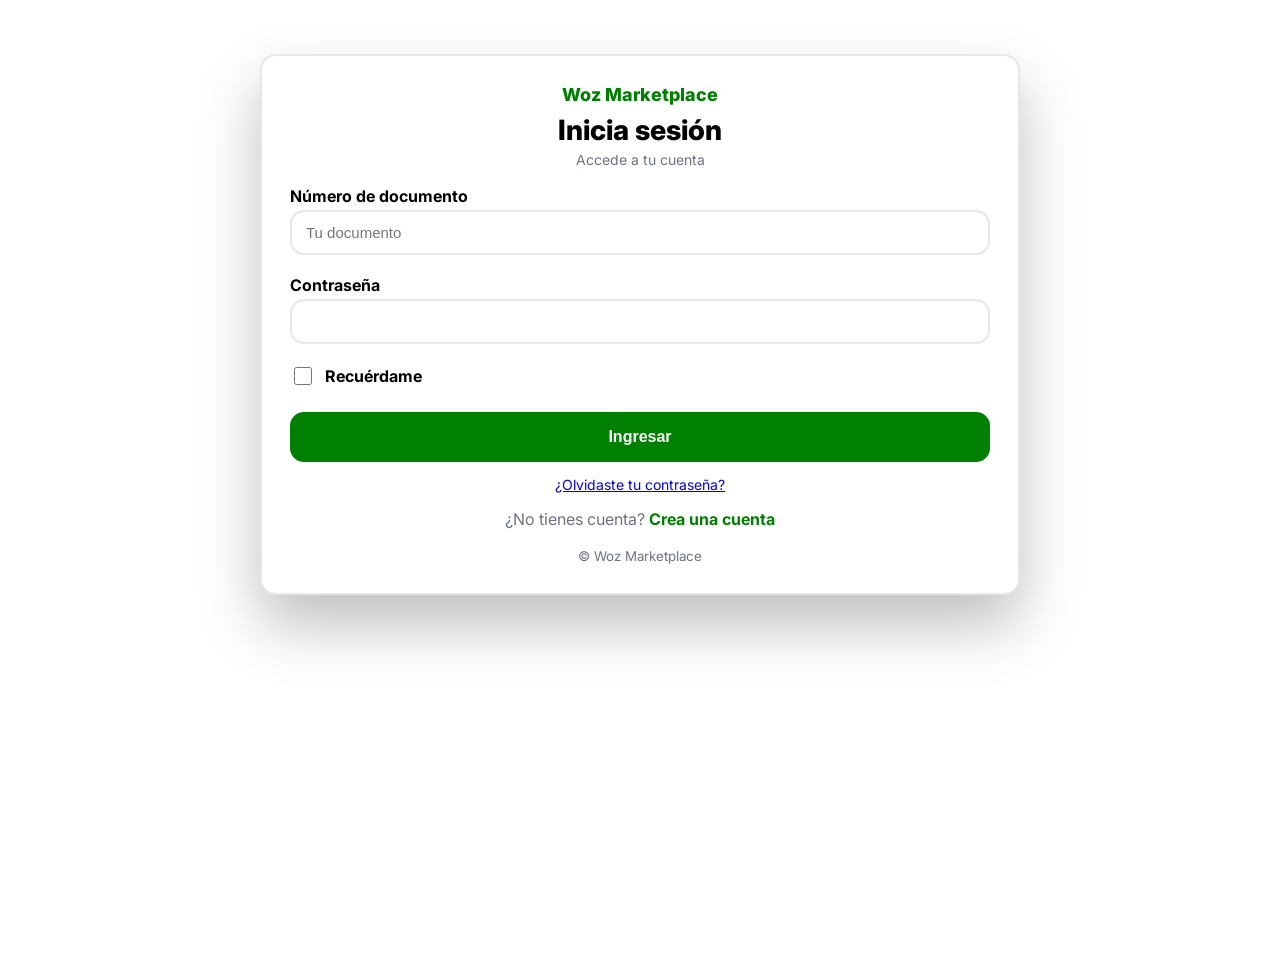
<file: dropshipping/Marketplace/login.html>
<!DOCTYPE html>
<html lang="es">
<head>
  <meta charset="UTF-8" />
  <meta name="viewport" content="width=device-width, initial-scale=1" />
  <title>Iniciar sesión — Woz Marketplace</title>
  <link rel="stylesheet" href="registro.css">
  <link rel="preconnect" href="https://fonts.googleapis.com">
  <link rel="preconnect" href="https://fonts.gstatic.com" crossorigin>
  <link href="https://fonts.googleapis.com/css2?family=Inter:wght@400;600;700&display=swap" rel="stylesheet">
  <link rel="icon" href="data:,">
</head>
<body>
  <main class="auth">
    <header class="auth__header">
      <a href="index.html" class="brand" aria-label="Volver al inicio">Woz <span>Marketplace</span></a>
      <h1 class="auth__title">Inicia sesión</h1>
      <p class="auth__subtitle">Accede a tu cuenta</p>
    </header>

    <section class="auth__form">
      <form id="login-form" action="#" method="post">
        <div class="form-row">
          <label for="documento_login">Número de documento</label>
          <input type="text" id="documento_login" name="documento_login" required placeholder="Tu documento" autocomplete="off">
        </div>
        <div class="form-row">
          <label for="contrasena_login">Contraseña</label>
          <input type="password" id="contrasena_login" name="contrasena_login" required placeholder="" autocomplete="current-password">
        </div>
        <div class="form-row checkbox-row">
          <label class="checkbox">
            <input type="checkbox" name="recuerdame" value="si">
            <span>Recuérdame</span>
          </label>
        </div>
        <button type="submit" class="btn-primary">Ingresar</button>
        <p class="muted center"><a href="#">¿Olvidaste tu contraseña?</a></p>
      </form>
    </section>

    <footer class="auth__footer">
      <p>¿No tienes cuenta? <a href="registro.html">Crea una cuenta</a></p>
      <small>© Woz Marketplace</small>
    </footer>
  </main>
  <script src="js/regsitro.js"></script>
</body>
</html>
</file>
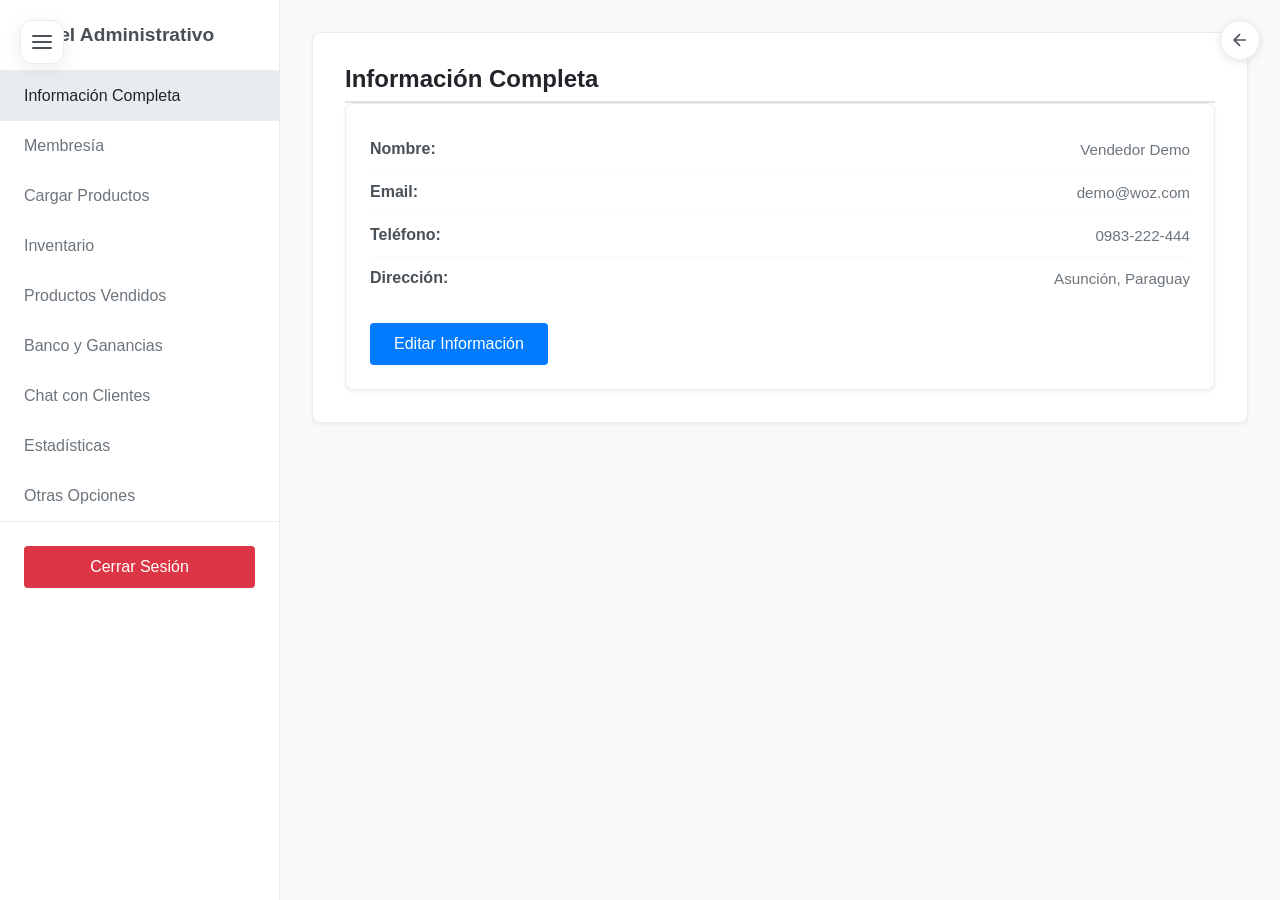
<file: dropshipping/Marketplace/mi-zona.html>
<!DOCTYPE html>
<html lang="es">
<head>
  <meta charset="UTF-8" />
  <meta name="viewport" content="width=device-width, initial-scale=1.0">
  <title>Mi Cuenta — Woz Marketplace</title>
  <link rel="stylesheet" href="css/styles.css">
  <link rel="stylesheet" href="css/mi-zona.css">
</head>
<body>
  <main class="mi-zona">
    <!-- Icono Marketplace en esquina superior derecha -->
    <a href="index.html" class="marketplace-icon">
      <svg width="20" height="20" viewBox="0 0 24 24" fill="none" stroke="currentColor" stroke-width="2">
        <path d="M19 12H5m7-7-7 7 7 7"/>
      </svg>
    </a>
    
    <!-- Burger menu mejorado -->
    <div class="burger-menu-improved" id="burger-menu">
      <span></span>
      <span></span>
      <span></span>
    </div>
    
    <aside class="sidebar" id="sidebar">
      <div class="sidebar-header">
        <h2>Panel Administrativo</h2>
      </div>
      <nav>
        <ul>
          <li><a href="#info" data-section="info">Información Completa</a></li>
          <li><a href="#membership" data-section="membership">Membresía</a></li>
          <li><a href="#cargar" data-section="cargar">Cargar Productos</a></li>
          <li><a href="#inventario" data-section="inventario">Inventario</a></li>
          <li><a href="#vendidos" data-section="vendidos">Productos Vendidos</a></li>
          <li><a href="#banco" data-section="banco">Banco y Ganancias</a></li>
          <li><a href="#chat" data-section="chat">Chat con Clientes</a></li>
          <li><a href="#estadisticas" data-section="estadisticas">Estadísticas</a></li>
          <li><a href="#otras" data-section="otras">Otras Opciones</a></li>
        </ul>
      </nav>
      <div class="sidebar-footer">
        <button id="logout-btn" class="logout-btn">Cerrar Sesión</button>
      </div>
    </aside>
    <div class="main-content">
      <div class="container">
        <!-- Información Completa - Sección principal -->
        <section id="info" class="section-card active">
          <h3>Información Completa</h3>
          <div class="info-card">
            <div class="info-row">
              <label>Nombre:</label>
              <span id="seller-name-display">Vendedor</span>
            </div>
            <div class="info-row">
              <label>Email:</label>
              <span id="seller-email-display">email@ejemplo.com</span>
            </div>
            <div class="info-row">
              <label>Teléfono:</label>
              <span id="seller-phone-display">+595 XXX XXX XXX</span>
            </div>
            <div class="info-row">
              <label>Dirección:</label>
              <span id="seller-address-display">Dirección</span>
            </div>
            <button id="edit-info-btn" class="edit-btn">Editar Información</button>
          </div>
          <div id="info-display" style="display: none;">
            <p><strong>Nombre:</strong> <span id="seller-name"></span></p>
            <p><strong>Email:</strong> <span id="seller-email"></span></p>
            <p><strong>Teléfono:</strong> <span id="seller-phone"></span></p>
            <p><strong>Dirección:</strong> <span id="seller-address"></span></p>
            <button id="edit-info-btn-old">Editar Información</button>
          </div>
          <form id="info-form" style="display: none;">
            <label>Nombre: <input type="text" id="input-name" required></label>
            <label>Email: <input type="email" id="input-email" required></label>
            <label>Teléfono: <input type="tel" id="input-phone"></label>
            <label>Dirección: <textarea id="input-address"></textarea></label>
            <button type="submit">Guardar</button>
            <button type="button" id="cancel-edit">Cancelar</button>
          </form>
        </section>

        <!-- Membresía -->
        <section id="membership" class="section-card">
          <h3>Membresía</h3>
          <div class="membership-card">
            <div class="membership-header">
              <div class="membership-icon">
                <svg width="32" height="32" viewBox="0 0 24 24" fill="none" stroke="currentColor" stroke-width="2">
                  <path d="M4 7v10c0 2.21 3.582 4 8 4s8-1.79 8-4V7M4 7c0-2.21 3.582-4 8-4s8 1.79 8 4m0 5c-3.582 0-8 1.79-8 4m-8-4c3.582 0 8-1.79 8-4"/>
                </svg>
              </div>
              <h4>Membresía Woz Marketplace</h4>
              <div class="membership-price">
                <span class="price">39,9 USD anual</span>
                <span class="promotion">Primer año gratis para clientes nuevos</span>
              </div>
            </div>
            <div id="membership-status">
              <p id="membership-text"></p>
              <button id="acquire-membership-btn">Adquirir Membresía Anual</button>
            </div>
            <div class="membership-benefits">
              <div class="benefit-card">
                <div class="benefit-header">
                  <svg width="20" height="20" viewBox="0 0 24 24" fill="none" stroke="currentColor" stroke-width="2">
                    <path d="M9 12l2 2 4-4m6 2a9 9 0 11-18 0 9 9 0 0118 0z"/>
                  </svg>
                  <h5>Beneficios principales</h5>
                </div>
                <ul>
                  <li>Venta de productos físicos y digitales</li>
                  <li>Ventas nacionales e internacionales (productos digitales)</li>
                  <li>Comisión competitiva: 5% + 1 USD por transacción</li>
                  <li>Chat integrado con clientes</li>
                  <li>Acceso a Woz Ads para promocionar productos</li>
                  <li>Integración con Woz Envios para logística nacional</li>
                </ul>
              </div>
              <div class="benefit-card">
                <div class="benefit-header">
                  <svg width="20" height="20" viewBox="0 0 24 24" fill="none" stroke="currentColor" stroke-width="2">
                    <circle cx="12" cy="12" r="10"/>
                    <path d="M2 12h20M12 2a15.3 15.3 0 014 10 15.3 15.3 0 01-4 10 15.3 15.3 0 01-4-10 15.3 15.3 0 014-10z"/>
                  </svg>
                  <h5>Beneficios de cobro internacional</h5>
                </div>
                <ul>
                  <li>Links de pago con Woz Payments</li>
                  <li>Generación de QR dinámicos</li>
                  <li>Botón de pago integrado en páginas externas</li>
                  <li>Cobros en múltiples monedas con conversión automática</li>
                  <li>Reportes de ingresos internacionales en tiempo real</li>
                </ul>
              </div>
              <div class="benefit-card">
                <div class="benefit-header">
                  <svg width="20" height="20" viewBox="0 0 24 24" fill="none" stroke="currentColor" stroke-width="2">
                    <path d="M4.26 10.147a60.436 60.436 0 00-.491 6.347A48.627 48.627 0 0112 20.904a48.627 48.627 0 018.232-4.41 60.46 60.46 0 00-.491-6.347m-15.482 0a50.57 50.57 0 00-2.658-.813A59.905 59.905 0 0112 3.493a59.902 59.902 0 0110.399 5.84c-.896.248-1.783.52-2.658.814m-15.482 0A50.697 50.697 0 0112 13.489a50.702 50.702 0 017.74-3.342M12 13.489a50.593 50.593 0 01-7.739-3.342M12 3.493a59.903 59.903 0 00-10.399 5.84c.896.248 1.783.52 2.658.814m15.482 0a50.696 50.696 0 00-7.74 3.342M12 13.489a50.593 50.593 0 007.739-3.342"/>
                  </svg>
                  <h5>Beneficios adicionales sugeridos</h5>
                </div>
                <ul>
                  <li>Panel de estadísticas avanzadas: métricas de ventas, clientes recurrentes, productos más vendidos</li>
                  <li>Soporte prioritario: atención preferencial para miembros</li>
                  <li>Marketplace Academy: acceso a guías, tutoriales y capacitaciones exclusivas para mejorar ventas</li>
                  <li>Integraciones externas: conexión con redes sociales (Instagram Shop, Facebook Marketplace)</li>
                  <li>Gestión de inventario inteligente: alertas de stock bajo y sincronización automática con Dropshipping</li>
                  <li>Cupones y descuentos personalizados: crea promociones exclusivas para tus clientes</li>
                  <li>Reseñas verificadas: sistema de reputación que aumenta la confianza de compradores</li>
                  <li>Multiusuario: posibilidad de que un equipo gestione la misma cuenta con roles distintos</li>
                  <li>API de integración: para conectar con sistemas externos o ERPs</li>
                  <li>Acceso anticipado a nuevas funciones: los miembros prueban primero las innovaciones de Woz</li>
                </ul>
              </div>
            </div>
          </div>
        </section>

        <!-- Sector para Cargar Productos -->
        <section id="cargar" class="section-card">
          <h3>Cargar Productos</h3>
            <!-- Preview Overlay for Cargar Producto -->
            <div id="product-preview" class="product-preview" aria-hidden="true">
              <div class="product-preview-content">
                <button id="preview-back" class="preview-back" aria-label="Volver">
                  <svg width="24" height="24" viewBox="0 0 24 24" fill="none" stroke="currentColor" stroke-width="2">
                    <path d="M15 18l-6-6 6-6"/>
                  </svg>
                </button>
                <div class="preview-slide preview-slide-1">
                  <h4 class="preview-title">Vender es más fácil si lo haces en Woz Marketplace!</h4>
                  <button id="preview-start" class="preview-cta">Comenzar ahora</button>
                </div>
                <div class="preview-slide preview-slide-2" hidden>
                  <h4 class="preview-title">Llena esta plantilla con los datos de tu producto</h4>
                  <p class="preview-sub">Esto te ayudará a que tus productos se vean mejor, y puedas llegar a más personas.</p>
                  <p class="preview-sub">Recuerda que una buena venta se concreta con una buena presentación</p>
                  <button id="preview-go-upload" class="preview-cta alt">Cargar producto</button>
                </div>
                <label class="preview-dontshow">
                  <input type="checkbox" id="preview-dontshow-checkbox"> No volver a mostrar
                </label>
              </div>
            </div>

          <button id="add-product-btn">Agregar Nuevo Producto</button>
          <form id="product-form" style="display: none; margin-top: 2rem;">
            <fieldset class="form-segment">
              <legend>
                <svg width="18" height="18" viewBox="0 0 24 24" fill="none" stroke="currentColor" stroke-width="2">
                  <path d="M13 2H6a2 2 0 00-2 2v16a2 2 0 002 2h12a2 2 0 002-2V8z"/>
                  <polyline points="13,2 13,8 19,8"/>
                </svg>
                Información del producto
              </legend>
              <label>Título del producto: <input type="text" id="product-title" required></label>
              <label>Categoría: <input type="text" id="product-category"></label>
              <label>Descripción: <textarea id="product-description"></textarea></label>
              <label>Foto / imágenes del producto: <input type="url" id="product-image" placeholder="URL de la imagen"></label>
            </fieldset>

            <fieldset class="form-segment">
              <legend>
                <svg width="18" height="18" viewBox="0 0 24 24" fill="none" stroke="currentColor" stroke-width="2">
                  <line x1="12" y1="1" x2="12" y2="23"/>
                  <path d="M17 5H9.5a3.5 3.5 0 000 7h5a3.5 3.5 0 010 7H6"/>
                </svg>
                Precios y comisiones
              </legend>
              <label>Precio base: <input type="text" id="product-price-base" required></label>
              <label>Impuesto (10%): <input type="number" id="product-tax" value="10" step="0.01"></label>
              <label>Precio con IVA: <input type="text" id="product-price-iva" readonly></label>
              <label>Precio con comisión debitada (5% + 1 USD): <input type="text" id="product-price-commission" readonly></label>
            </fieldset>

            <fieldset class="form-segment">
              <legend>
                <svg width="18" height="18" viewBox="0 0 24 24" fill="none" stroke="currentColor" stroke-width="2">
                  <rect x="1" y="3" width="15" height="13"/>
                  <polygon points="16,8 20,8 23,12 20,16 16,16 14,12"/>
                  <circle cx="5.5" cy="18.5" r="2.5"/>
                  <circle cx="18.5" cy="18.5" r="2.5"/>
                </svg>
                Información de envío
              </legend>
              <label>Vendido por: <input type="text" id="product-seller"></label>
              <label>Enviado por: <input type="text" id="product-shipper"></label>
              <label>Costo de envío fijo (Gs): <input type="number" id="shipping-fixed"></label>
              <label>Costo de envío variable (Gs x Km): <input type="number" id="shipping-variable"></label>
              <label>¿Envía internacionalmente? 
                <select id="shipping-international">
                  <option value="no">No</option>
                  <option value="si">Sí</option>
                </select>
              </label>
            </fieldset>

            <fieldset class="form-segment">
              <legend>
                <svg width="18" height="18" viewBox="0 0 24 24" fill="none" stroke="currentColor" stroke-width="2">
                  <path d="M22 16.92v3a2 2 0 01-2.18 2 19.79 19.79 0 01-8.63-3.07 19.5 19.5 0 01-6-6 19.79 19.79 0 01-3.07-8.67A2 2 0 014.11 2h3a2 2 0 012 1.72 12.84 12.84 0 00.7 2.81 2 2 0 01-.45 2.11L8.09 9.91a16 16 0 006 6l1.27-1.27a2 2 0 012.11-.45 12.84 12.84 0 002.81.7A2 2 0 0122 16.92z"/>
                </svg>
                Contacto del vendedor
              </legend>
              <label>Email: <input type="email" id="seller-email"></label>
              <label>WhatsApp: <input type="tel" id="seller-whatsapp"></label>
            </fieldset>

            <fieldset class="form-segment">
              <legend>
                <svg width="18" height="18" viewBox="0 0 24 24" fill="none" stroke="currentColor" stroke-width="2">
                  <circle cx="12" cy="12" r="3"/>
                  <path d="M19.4 15a1.65 1.65 0 00.33 1.82l.06.06a2 2 0 010 2.83 2 2 0 01-2.83 0l-.06-.06a1.65 1.65 0 00-1.82-.33 1.65 1.65 0 00-1 1.51V21a2 2 0 01-2 2 2 2 0 01-2-2v-.09A1.65 1.65 0 009 19.4a1.65 1.65 0 00-1.82.33l-.06.06a2 2 0 01-2.83 0 2 2 0 010-2.83l.06-.06a1.65 1.65 0 00.33-1.82 1.65 1.65 0 00-1.51-1H3a2 2 0 01-2-2 2 2 0 012-2h.09A1.65 1.65 0 004.6 9a1.65 1.65 0 00-.33-1.82l-.06-.06a2 2 0 010-2.83 2 2 0 012.83 0l.06.06a1.65 1.65 0 001.82.33H9a1.65 1.65 0 001 1.51V3a2 2 0 012-2 2 2 0 012 2v.09a1.65 1.65 0 001 1.51 1.65 1.65 0 001.82-.33l.06-.06a2 2 0 012.83 0 2 2 0 010 2.83l-.06.06a1.65 1.65 0 00-.33 1.82V9a1.65 1.65 0 001.51 1H21a2 2 0 012 2 2 2 0 01-2 2h-.09a1.65 1.65 0 00-1.51 1z"/>
                </svg>
                Opciones avanzadas
              </legend>
              <label>Stock disponible: <input type="number" id="product-stock"></label>
              <label>Etiquetas o palabras clave: <input type="text" id="product-tags" placeholder="Separadas por coma"></label>
              <label>Política de devoluciones: <textarea id="product-returns" placeholder="Texto breve o selecciona estándar"></textarea></label>
              <label>Tiempo estimado de entrega: <input type="text" id="product-delivery-time" placeholder="ej: 2-5 días hábiles"></label>
            </fieldset>

            <button type="submit">Publicar Producto</button>
            <button type="button" id="cancel-product">Cancelar</button>
          </form>
        </section>

        <!-- Inventario -->
        <section id="inventario" class="section-card">
          <h3>Inventario</h3>
          <div class="table-container">
            <table id="inventory-table">
              <thead>
                <tr>
                  <th>Título</th>
                  <th>Precio</th>
                  <th>Categoría</th>
                  <th>Acciones</th>
                </tr>
              </thead>
              <tbody id="inventory-list">
              </tbody>
            </table>
          </div>
        </section>

        <!-- Productos Vendidos -->
        <section id="vendidos" class="section-card">
          <h3>Productos Vendidos</h3>
          <div class="table-container">
            <table id="sold-table">
              <thead>
                <tr>
                  <th>Título</th>
                  <th>Precio</th>
                  <th>Fecha Venta</th>
                  <th>Acciones</th>
                </tr>
              </thead>
              <tbody id="sold-products-list">
              </tbody>
            </table>
          </div>
        </section>

        <!-- Banco y Ganancias -->
        <section id="banco" class="section-card">
          <h3>Banco y Ganancias</h3>
          <div class="earnings-overview">
            <p><strong>Ganancias Totales:</strong> Gs. <span id="total-earnings">0</span></p>
          </div>

          <div class="bank-accounts-section">
            <h4>Cuentas Bancarias</h4>
            <div id="bank-accounts-list">
              <!-- Las tarjetas de cuentas bancarias se insertarán aquí -->
            </div>
            <button id="add-account-btn">Agregar Nueva Cuenta</button>
          </div>

          <form id="bank-form" style="display: none;">
            <label>Banco: <input type="text" id="bank-name" required></label>
            <label>Número de Cuenta: <input type="text" id="account-number" required></label>
            <button type="submit">Guardar Cuenta</button>
            <button type="button" id="cancel-bank">Cancelar</button>
          </form>

          <div class="withdrawals-section">
            <h4>Retiros</h4>
            <button id="request-withdrawal-btn">Solicitar Retiro</button>
            <form id="withdrawal-form" style="display: none;">
              <label>Monto a retirar (Gs): <input type="text" id="withdrawal-amount" placeholder="ej: 500000" required></label>
              <label>Cuenta de destino:
                <select id="withdrawal-destination-account" required>
                  <!-- Las opciones de cuenta se insertarán aquí -->
                </select>
              </label>
              <button type="submit">Confirmar Retiro</button>
              <button type="button" id="cancel-withdrawal">Cancelar</button>
            </form>
            <h5>Historial de Retiros</h5>
            <div class="table-container">
              <table id="withdrawal-history-table">
                <thead>
                  <tr>
                    <th>Fecha</th>
                    <th>Monto</th>
                    <th>Estado</th>
                  </tr>
                </thead>
                <tbody id="withdrawal-history-list">
                </tbody>
              </table>
            </div>
          </div>
        </section>

        <!-- Chat con Clientes -->
        <section id="chat" class="section-card">
          <h3>Chat con Clientes</h3>
          <div class="chat-main-container">
            <div class="clients-list-full">
              <h4>Lista de Clientes</h4>
              <div class="search-filters">
                <input type="text" id="search-name" placeholder="Buscar por nombre..." class="search-input">
                <input type="text" id="search-email" placeholder="Buscar por email..." class="search-input">
                <input type="text" id="search-cedula" placeholder="Buscar por cédula..." class="search-input">
              </div>
              <div class="clients-table-container">
                <table class="clients-table" id="clients-table">
                  <thead>
                    <tr>
                      <th>Nombre</th>
                      <th>Email</th>
                      <th>Cédula</th>
                      <th>Mensajes Nuevos</th>
                      <th>Acción</th>
                    </tr>
                  </thead>
                  <tbody id="clients-table-body">
                    <!-- Los clientes se insertarán aquí -->
                  </tbody>
                </table>
              </div>
            </div>
          </div>
          
          <!-- Chat Window Flotante -->
          <div class="chat-bubble" id="chat-window">
            <div class="chat-bubble-header">
              <div class="client-avatar">
                <div class="avatar-circle">
                  <span id="chat-client-initials"></span>
                </div>
              </div>
              <div class="client-info">
                <h4 id="chat-client-name"></h4>
                <p id="chat-client-email"></p>
                <p id="chat-client-cedula"></p>
              </div>
              <div class="chat-actions">
                <button id="minimize-chat" class="minimize-btn" title="Minimizar">−</button>
                <button id="close-chat" class="close-chat-btn" title="Cerrar">&times;</button>
              </div>
            </div>
            <div class="chat-messages-container">
              <div class="chat-messages" id="chat-messages">
                <!-- Los mensajes del chat se mostrarán aquí -->
              </div>
            </div>
              <form id="chat-form" class="chat-form">
                <div class="message-input-wrapper">
                  <textarea id="chat-message" placeholder="Escribe tu mensaje..." rows="2"></textarea>
                </div>
              </form>
          </div>
          
          <!-- Overlay para el chat -->
          <div class="chat-overlay" id="chat-overlay"></div>
        </section>

        <!-- Estadísticas -->
        <section id="estadisticas" class="section-card">
          <h3>Estadísticas</h3>
          <div class="stats-grid">
            <div class="stat-card">
              <h4>Productos en Inventario</h4>
              <p id="stat-inventory">0</p>
            </div>
            <div class="stat-card">
              <h4>Productos Vendidos</h4>
              <p id="stat-sold">0</p>
            </div>
            <div class="stat-card">
              <h4>Ganancias Totales</h4>
              <p>Gs. <span id="stat-earnings">0</span></p>
            </div>
            <div class="stat-card">
              <h4>Clientes Atendidos</h4>
              <p id="stat-clients">0</p>
            </div>
          </div>
        </section>

        <!-- Otras Opciones -->
        <section id="otras" class="section-card">
          <h3>Otras Opciones</h3>
          <p class="section-description">Explora nuestros servicios adicionales para potenciar tu negocio</p>
          
          <div class="services-grid">
            <!-- Woz Dropshipping -->
            <div class="service-card">
              <div class="service-icon dropshipping">
                <svg width="32" height="32" viewBox="0 0 24 24" fill="none" stroke="currentColor" stroke-width="2">
                  <path d="M16 3h5v5M21 3l-7 7M4 7v10c0 2.21 3.582 4 8 4s8-1.79 8-4V7M4 7c0-2.21 3.582-4 8-4s8 1.79 8 4"/>
                  <path d="M15 11v6"/>
                </svg>
              </div>
              <h4>Woz Dropshipping</h4>
              <p class="service-description">
                Inicia tu negocio sin inventario. El dropshipping te permite vender productos sin necesidad de stock previo. 
                Nosotros nos encargamos del almacenamiento, empaquetado y envío directo al cliente.
              </p>
              <ul class="service-features">
                <li>Sin inversión inicial en inventario</li>
                <li>Gestión automática de pedidos</li>
                <li>Catálogo de +10,000 productos</li>
                <li>Integración completa con tu tienda</li>
              </ul>
              <button class="service-btn primary" data-service="dropshipping">
                <span>Activar servicio</span>
                <svg width="16" height="16" viewBox="0 0 24 24" fill="none" stroke="currentColor" stroke-width="2">
                  <path d="M5 12h14m-7-7 7 7-7 7"/>
                </svg>
              </button>
            </div>

            <!-- Woz Payments -->
            <div class="service-card">
              <div class="service-icon payments">
                <svg width="32" height="32" viewBox="0 0 24 24" fill="none" stroke="currentColor" stroke-width="2">
                  <circle cx="12" cy="12" r="10"/>
                  <path d="M2 12h20M12 2a15.3 15.3 0 014 10 15.3 15.3 0 01-4 10 15.3 15.3 0 01-4-10 15.3 15.3 0 014-10z"/>
                </svg>
              </div>
              <h4>Woz Payments</h4>
              <p class="service-description">
                Acepta pagos internacionales de forma segura. Recibe cobros en múltiples monedas con conversión automática 
                y tarifas competitivas para expandir tu negocio globalmente.
              </p>
              <ul class="service-features">
                <li>Cobros en +150 países</li>
                <li>Múltiples monedas soportadas</li>
                <li>Tarifas competitivas del 2.9%</li>
                <li>Transferencias rápidas y seguras</li>
              </ul>
              <button class="service-btn secondary" data-service="payments">
                <span>Activar servicio</span>
                <svg width="16" height="16" viewBox="0 0 24 24" fill="none" stroke="currentColor" stroke-width="2">
                  <path d="M5 12h14m-7-7 7 7-7 7"/>
                </svg>
              </button>
            </div>

            <!-- Woz Cars -->
            <div class="service-card coming-soon">
              <div class="service-icon delivery">
                <svg width="32" height="32" viewBox="0 0 24 24" fill="none" stroke="currentColor" stroke-width="2">
                  <rect x="1" y="3" width="15" height="13"/>
                  <polygon points="16,8 20,8 23,12 20,16 16,16 14,12"/>
                  <circle cx="5.5" cy="18.5" r="2.5"/>
                  <circle cx="18.5" cy="18.5" r="2.5"/>
                </svg>
              </div>
              <h4>Woz Cars</h4>
              <span class="coming-soon-badge">Próximamente</span>
              <p class="service-description">
                Servicio de delivery ultrarrápido para tus productos. Entregas en el mismo día con tracking en tiempo real 
                y cobertura en las principales ciudades del país.
              </p>
              <ul class="service-features">
                <li>Entrega el mismo día</li>
                <li>Tracking en tiempo real</li>
                <li>Cobertura nacional</li>
                <li>Tarifas preferenciales</li>
              </ul>
              <button class="service-btn disabled" disabled>
                <span>Disponible Pronto</span>
                <svg width="16" height="16" viewBox="0 0 24 24" fill="none" stroke="currentColor" stroke-width="2">
                  <circle cx="12" cy="12" r="10"/>
                  <polyline points="12,6 12,12 16,14"/>
                </svg>
              </button>
            </div>

            <!-- API de Pagos -->
            <div class="service-card special">
              <div class="service-icon api">
                <svg width="32" height="32" viewBox="0 0 24 24" fill="none" stroke="currentColor" stroke-width="2">
                  <polyline points="16,18 22,12 16,6"/>
                  <polyline points="8,6 2,12 8,18"/>
                </svg>
              </div>
              <h4>Botón de Pago API</h4>
              <p class="service-description">
                Integra pagos directos en cualquier sitio web externo. Una sola línea de código para aceptar 
                pagos seguros y procesar transacciones automáticamente.
              </p>
              <ul class="service-features">
                <li>Integración en 5 minutos</li>
                <li>Checkout personalizable</li>
                <li>Webhooks en tiempo real</li>
                <li>Documentación completa</li>
              </ul>
              <button class="service-btn api-btn" data-service="api">
                <span>Activar servicio</span>
                <svg width="16" height="16" viewBox="0 0 24 24" fill="none" stroke="currentColor" stroke-width="2">
                  <path d="M18 13v6a2 2 0 01-2 2H5a2 2 0 01-2-2V8a2 2 0 012-2h6M15 3h6v6M10 14L21 3"/>
                </svg>
              </button>
            </div>
          </div>

          <!-- Botones de acción adicionales -->
          <div class="additional-actions">
            <button id="export-data-btn" class="secondary-action-btn">
              <svg width="20" height="20" viewBox="0 0 24 24" fill="none" stroke="currentColor" stroke-width="2">
                <path d="M21 15v4a2 2 0 01-2 2H5a2 2 0 01-2-2v-4M7 10l5 5 5-5M12 15V3"/>
              </svg>
              Exportar Datos
            </button>
          </div>
        </section>
      </div>
    </div>
  </main>

  <script src="js/mi-zona.js"></script>
</body>
</html
</file>
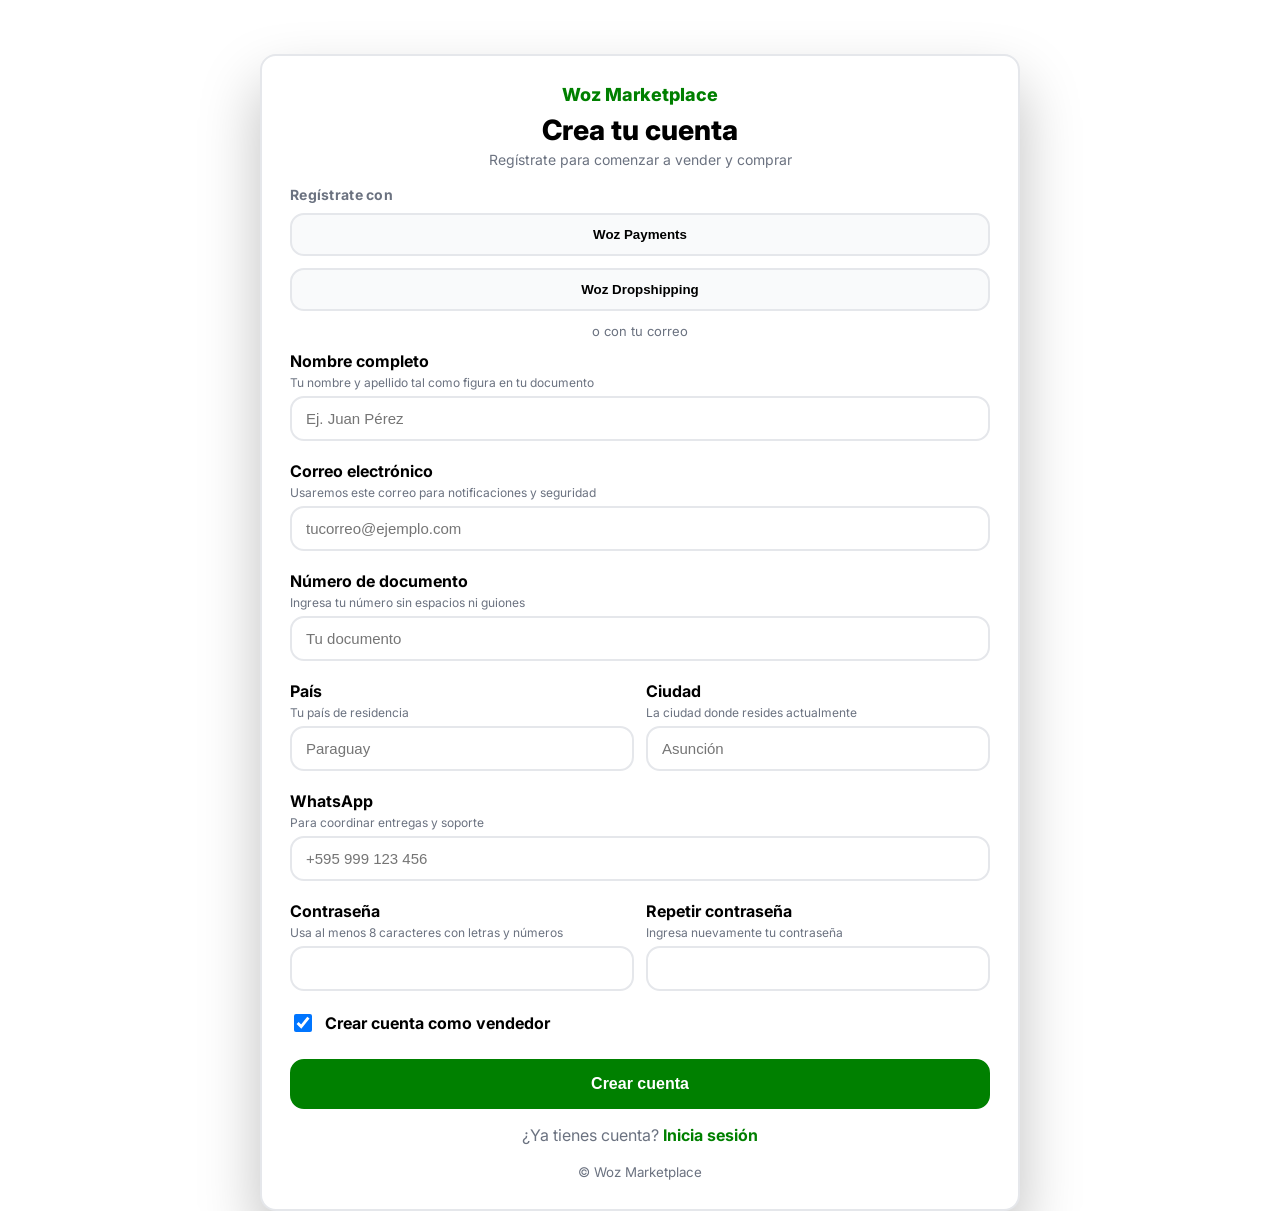
<file: dropshipping/Marketplace/registro.html>
<!DOCTYPE html>
<html lang="es">
<head>
        <meta charset="UTF-8">
        <meta name="viewport" content="width=device-width, initial-scale=1" />
        <title>Crear cuenta — Woz Marketplace</title>
        <link rel="stylesheet" href="registro.css">
        <link rel="preconnect" href="https://fonts.googleapis.com">
        <link rel="preconnect" href="https://fonts.gstatic.com" crossorigin>
        <link href="https://fonts.googleapis.com/css2?family=Inter:wght@400;600;700&display=swap" rel="stylesheet">
        <link rel="icon" href="data:,">
    </head>
    <body>
        <main class="auth">
            <header class="auth__header">
                <a href="index.html" class="brand" aria-label="Volver al inicio">Woz <span>Marketplace</span></a>
                <h1 class="auth__title">Crea tu cuenta</h1>
                <p class="auth__subtitle">Regístrate para comenzar a vender y comprar</p>
            </header>

            <section class="auth__providers">
                <h2 class="section-title">Regístrate con</h2>
                <div class="oauth-grid">
                    <button type="button" class="oauth-btn oauth-woz-payments" aria-label="Registrarse con Woz Payments">
                        <span class="oauth-text">Woz Payments</span>
                    </button>
                    <button type="button" class="oauth-btn oauth-woz-ds" aria-label="Registrarse con Woz Dropshipping">
                        <span class="oauth-text">Woz Dropshipping</span>
                    </button>
                </div>
                <p class="divider"><span>o con tu correo</span></p>
            </section>

            <section class="auth__form">
                <form id="form-registro" action="#" method="post">
                    <div class="form-row">
                        <label for="nombre_completo">Nombre completo</label>
                        <small class="field-hint">Tu nombre y apellido tal como figura en tu documento</small>
                        <input type="text" id="nombre_completo" name="nombre_completo" required placeholder="Ej. Juan Pérez" autocomplete="name">
                    </div>
                    <div class="form-row">
                        <label for="correo_registro">Correo electrónico</label>
                        <small class="field-hint">Usaremos este correo para notificaciones y seguridad</small>
                        <input type="email" id="correo_registro" name="correo_registro" required placeholder="tucorreo@ejemplo.com" autocomplete="email">
                    </div>
                    <div class="form-row">
                        <label for="documento_registro">Número de documento</label>
                        <small class="field-hint">Ingresa tu número sin espacios ni guiones</small>
                        <input type="text" id="documento_registro" name="documento_registro" required placeholder="Tu documento" autocomplete="off">
                    </div>
                    <div class="grid-2">
                        <div class="form-row">
                            <label for="pais">País</label>
                            <small class="field-hint">Tu país de residencia</small>
                            <input type="text" id="pais" name="pais" required placeholder="Paraguay" autocomplete="country-name">
                        </div>
                        <div class="form-row">
                            <label for="ciudad">Ciudad</label>
                            <small class="field-hint">La ciudad donde resides actualmente</small>
                            <input type="text" id="ciudad" name="ciudad" required placeholder="Asunción" autocomplete="address-level2">
                        </div>
                    </div>
                    <div class="form-row">
                        <label for="whatsapp">WhatsApp</label>
                        <small class="field-hint">Para coordinar entregas y soporte</small>
                        <input type="tel" id="whatsapp" name="whatsapp" placeholder="+595 999 123 456" autocomplete="tel">
                    </div>
                    <div class="grid-2">
                        <div class="form-row">
                            <label for="contrasena_registro">Contraseña</label>
                            <small class="field-hint">Usa al menos 8 caracteres con letras y números</small>
                            <input type="password" id="contrasena_registro" name="contrasena_registro" required placeholder="" autocomplete="new-password">
                        </div>
                        <div class="form-row">
                            <label for="repetir_contrasena">Repetir contraseña</label>
                            <small class="field-hint">Ingresa nuevamente tu contraseña</small>
                            <input type="password" id="repetir_contrasena" name="repetir_contrasena" required placeholder="" autocomplete="new-password">
                        </div>
                    </div>
                    <div class="form-row checkbox-row">
                        <label class="checkbox">
                            <input type="checkbox" name="registro_vendedor" value="si" checked>
                            <span>Crear cuenta como vendedor</span>
                        </label>
                    </div>
                    <button type="submit" class="btn-primary">Crear cuenta</button>
                </form>
            </section>

            <footer class="auth__footer">
                <p>¿Ya tienes cuenta? <a href="login.html">Inicia sesión</a></p>
                <small>© Woz Marketplace</small>
            </footer>
        </main>
        <script src="js/regsitro.js"></script>
    </body>
</html>
</file>
<file: dropshipping/Marketplace/landing.css>
#dropshipping .cards-slider {
	display: flex;
	gap: 10px;
	overflow-x: auto;
	scroll-snap-type: x mandatory;
	-webkit-overflow-scrolling: touch;
	padding-bottom: 6px;
	position: relative;
}
#dropshipping .cards-slider .panel {
	flex: 0 0 100%;
	scroll-snap-align: start;
}
/* Feature Cards */
.cards-grid {
	display: grid;
	grid-template-columns: repeat(auto-fill, minmax(240px, 1fr));
	gap: 16px;
	margin: 16px 0 24px;
}

.card-feature {
	border: 1px solid #e3e6ea;
	border-radius: 12px;
	padding: 16px;
	background: #fff;
	box-shadow: 0 2px 8px rgba(0,0,0,0.06);
	margin: 12px 0 8px;
}

.card-image {
	width: 100%;
	height: 180px; /* mobile default */
	object-fit: contain; /* show full image without cropping */
	border-radius: 8px;
	background: #f2f4f7; /* placeholder bg / letterbox color */
	display: block;
}

/* Responsive image height so it scales nicely across devices */
@media (min-width: 600px) {
	.card-image { height: 220px; }
}

@media (min-width: 900px) {
	.card-image { height: 260px; }
}

@media (min-width: 1200px) {
	.card-image { height: 300px; }
}

.card-title {
	font-family: 'Inter', system-ui, -apple-system, Segoe UI, Roboto, Arial, sans-serif;
	font-weight: 700;
	font-size: 1rem;
	margin: 12px 0 6px;
}

.card-subtitle {
	color: #4b5563;
	font-size: 0.95rem;
	line-height: 1.4;
}
/*
 Minimal landing styles for Woz
 - Clean layout, rounded cards, defined headers
 - Section themes: marketplace (green), dropshipping (blue), payments (amber)
 - Smooth transitions; readable typography
*/

/* 1) Design tokens */
:root {
	--font: 'Segoe UI', Roboto, Helvetica, Arial, sans-serif;
	--heading-font: 'Inter', 'Segoe UI', Roboto, Helvetica, Arial, sans-serif;
	--text: #111827;
	--muted: #6b7280;
	--surface: #f7f8fb;
	--white: #ffffff;
	--border: #e5e7eb;

	--marketplace: #0f766e; /* green */
	--dropshipping: #1d4ed8; /* blue */
	--payments: #d97706; /* amber */
}

/* 2) Base reset */
* { box-sizing: border-box; }
html, body { margin: 0; padding: 0; }
body {
	font-family: var(--font);
	color: var(--text);
	background: var(--surface);
	line-height: 1.6;
	padding: 0; /* remove global padding to allow full-bleed hero */
}

/* 3) Containers */
header, section, footer {
	max-width: 1000px;
	margin: 0 auto 24px;
	padding: 0 24px; /* add side gutters so text isn't glued to edges */
}

.card { background: transparent; border: 0; border-radius: 0; padding: 0; box-shadow: none; }

/* Remove boxed cards on main blocks: content sits directly on background */
header, section, footer { background: transparent; border: 0; box-shadow: none; border-radius: 0; }

/* Full hero for Woz Marketplace */
.hero-marketplace {
	max-width: none;
	width: 100%;
	min-height: 70vh; /* reduce bottom green space further */
	margin: 0;
	padding: 12vh 24px 2vh; /* minimal bottom padding */
	border-radius: 0;
	border: none;
	box-shadow: none;
	display: flex;
	flex-direction: column;
	align-items: center;
	justify-content: flex-start; /* keep content closer to the top */
	text-align: center;
	background: #0a7a31; /* more green, not aqua */
	color: #ffffff;
}
.hero-marketplace h1 { font-size: 2.6rem; margin-bottom: 10px; color: #ffffff; font-weight: 800; font-family: var(--heading-font); }
.hero-marketplace .hero-subtitle { max-width: 820px; color: #e8f5e9; }
.cta-hero { display: flex; gap: 12px; justify-content: center; margin-top: 18px; }
.hero-btn {
	background: #ffffff;
	color: #0a7a31; /* primary green text */
	border: 2px solid #ffffff;
	border-radius: 9999px;
	padding: 12px 20px;
	font-weight: 500; /* remove heavy bold from buttons */
	cursor: pointer;
	transition: transform 160ms ease, box-shadow 180ms ease, background-color 180ms ease, color 180ms ease;
}
.hero-btn:hover { transform: translateY(-1px); box-shadow: 0 8px 22px rgba(0,0,0,0.15); }
.hero-btn.outline { background: #ffffff; color: #0a7a31; border-color: #ffffff; }
.hero-btn.outline:hover { background: #f1f5f9; }

/* 4) Typography */
h1 {
	font-size: 2.76rem; /* +15% size for bolder presence */
	margin: 0 0 12px;
	text-align: center;
	color: var(--text);
	font-family: var(--heading-font);
	font-weight: 900; /* extra bold */
}
header p { text-align: center; color: var(--muted); }

h2 {
	font-size: 2.07rem; /* +15% */
	margin: 8px 0 14px;
	font-weight: 900; /* extra bold */
	font-family: var(--heading-font);
}

h3 {
	font-size: 1.38rem; /* +15% */
	margin: 10px 0 8px;
	font-weight: 800; /* bolder */
	font-family: var(--heading-font);
}

p { margin: 8px 0 12px; }
ul, ol { margin: 8px 0 12px 20px; }
li { margin: 6px 0; }

/* 5) CTA buttons */
header .cta { display: flex; gap: 12px; justify-content: center; margin-top: 14px; }
button {
	appearance: none;
	background: var(--marketplace);
	color: var(--white);
	border: 0;
	border-radius: 9999px;
	padding: 10px 18px;
	font-weight: 600;
	font-size: 1rem;
	cursor: pointer;
	transition: transform 160ms ease, background-color 180ms ease, box-shadow 180ms ease;
}
button:hover { transform: translateY(-1px); box-shadow: 0 6px 18px rgba(17,24,39,0.12); }
button:active { transform: translateY(0); }

/* Call-to-action section buttons: spacing and distinct green */
#llamada-accion .cta-buttons { display: flex; gap: 12px; flex-wrap: wrap; margin-top: 12px; }
#llamada-accion a { text-decoration: none; }
#llamada-accion button {
	background: #16a34a; /* distinct green from hero */
	color: #ffffff;
	border-radius: 9999px;
	padding: 12px 18px;
	font-weight: 700;
}
#llamada-accion button:hover { background: #15803d; }
#llamada-accion button:active { background: #166534; }

/* 6) Section themes */
#marketplace h2 { color: var(--marketplace); }
#marketplace { text-align: left; }
#marketplace p, #marketplace li { text-align: left; }

/* Subcards for lists inside Marketplace: soft green background and spacing */
#marketplace .card ul,
#marketplace .card ol {
	background: transparent; /* lists inside green card inherit card look */
	border: 0;
	padding: 0 4px 0 24px; /* comfortable left gutter for bullets */
	border-radius: 0;
	margin: 6px 0 8px 0;
	list-style-position: outside;
}
#marketplace .box-green {
	background: rgba(10, 122, 49, 0.06);
	border: 1px solid rgba(10, 122, 49, 0.12);
	border-radius: 12px;
	padding: 16px 18px;
}
#marketplace .box-green ul { margin: 6px 0 0 0; padding-left: 24px; }
#marketplace .box-green li { margin: 8px 0; }

/* Subsubtitle style for clarity under h3 */
#marketplace .sub {
	color: var(--muted);
	margin: 4px 0 10px;
}
#marketplace .card ul li,
#marketplace .card ol li {
	margin: 8px 0;
}
#dropshipping { background: var(--dropshipping); color: var(--white); }
#dropshipping h2, #dropshipping h3 { color: var(--white); }
#dropshipping p, #dropshipping li { color: var(--white); }
#dropshipping .card-title { color: #ffffff; }

/* Dropshipping refined structure */
.section-title { margin-top: 12px; }
.subtitle { color: #e6edf8; max-width: 900px; }
.info-grid {
	display: grid;
	grid-template-columns: 1fr;
	gap: 16px;
	margin: 12px 0 18px;
}
@media (min-width: 800px) {
	.info-grid { grid-template-columns: repeat(3, 1fr); }
}
@media (min-width: 600px) and (max-width: 799px) {
	.info-grid { grid-template-columns: repeat(2, 1fr); }
}

/* Simplify card visuals (no framed cards) */
#dropshipping .card-feature { border: 0; border-radius: 0; padding: 0; background: transparent; box-shadow: none; }
#dropshipping .card-title { color: #ffffff; margin: 6px 0; }
#dropshipping .card-feature { margin: 0; }

/* CONTRASTED boxes only for enumerated items and quotes */
#dropshipping .box-blue {
	background: rgba(255,255,255,0.14);
	border: 1px solid rgba(255,255,255,0.28);
	border-radius: 12px;
	padding: 14px 16px;
}
#dropshipping .box-blue ul { margin: 6px 0 0 0; padding-left: 22px; }
#dropshipping .box-blue li, #dropshipping .box-blue p { color: #ffffff; }

#dropshipping .quote-box {
	background: rgba(255,255,255,0.14);
	border: 1px solid rgba(255,255,255,0.28);
	border-radius: 12px;
	padding: 14px 16px;
	color: #ffffff;
}

/* Keep table readable without heavy framing */
.stat-table { border-color: rgba(255,255,255,0.25); }
.stat-table thead th { background: rgba(255,255,255,0.10); color: #ffffff; }
.stat-table tbody td { color: #ffffff; }
.stat-table tbody tr:nth-child(even) { background: rgba(255,255,255,0.06); }

#payments { background: var(--payments); color: var(--white); }
#payments h2, #payments h3 { color: var(--white); }
#payments p, #payments li { color: var(--white); }

#dropshipping { padding-bottom: 32px; padding-inline: 16px; }
#payments { padding-top: 32px; padding-inline: 16px; }

@media (min-width: 768px) {
	#dropshipping { padding-bottom: 40px; padding-inline: 24px; }
	#payments { padding-top: 40px; padding-inline: 24px; }
}

@media (min-width: 1200px) {
	#dropshipping { padding-bottom: 48px; padding-inline: 32px; }
	#payments { padding-top: 48px; padding-inline: 32px; }
}

/* Make Dropshipping and Payments full-bleed on tablet/desktop only */
@media (min-width: 768px) {
	#dropshipping,
	#payments {
		max-width: none;
		width: 100vw;
		margin-left: calc(50% - 50vw);
		margin-right: calc(50% - 50vw);
		border-radius: 0;
	}
}

/* Themed boxes for Dropshipping and Payments */
/* removed older themed box to avoid conflicts */

#payments .box-amber {
	background: rgba(217, 119, 6, 0.10);
	border: 1px solid rgba(217, 119, 6, 0.20);
	border-radius: 12px;
	padding: 16px 18px;
}
#payments .box-amber ol { margin: 6px 0 0 0; padding-left: 24px; }
#payments .box-amber li { margin: 8px 0; }

#payments .info-grid {
	display: grid;
	grid-template-columns: repeat(1, minmax(0, 1fr));
	gap: 20px;
	margin-top: 10px;
}

@media (min-width: 680px) {
	#payments .info-grid {
		grid-template-columns: repeat(2, minmax(0, 1fr));
	}
}

@media (min-width: 1024px) {
	#payments .info-grid {
		grid-template-columns: repeat(3, minmax(0, 1fr));
	}
}

#payments .card-feature {
	padding: 0;
}

.box-clear {
	background: rgba(255,255,255,0.75);
	border: 1px solid rgba(255,255,255,0.35);
	border-radius: 12px;
	padding: 14px 16px;
	backdrop-filter: blur(6px) saturate(110%);
	-webkit-backdrop-filter: blur(6px) saturate(110%);
	color: #1a1a1a;
}

#payments .box-clear ul { margin: 0; padding-left: 18px; color: #1a1a1a; }
#payments .box-clear li { line-height: 1.6; color: #1a1a1a; }
#payments .box-clear strong { color: #111; }

#payments h2 { margin-bottom: 8px; }
#payments .subtitle { margin-bottom: 18px; }
#payments h3 { margin-top: 20px; margin-bottom: 8px; }

#payments .box-clear ul { margin: 0; padding-left: 18px; }
#payments .box-clear li { line-height: 1.5; }
/* 7) Tables */
table { width: 100%; border-collapse: collapse; border: 1px solid var(--border); border-radius: 12px; overflow: hidden; margin: 12px 0; }
caption { font-weight: 600; margin: 6px 0 8px; }
thead th { background: #eef2f7; color: #0b1020; text-align: left; padding: 12px 14px; font-weight: 700; }
tbody td { padding: 12px 14px; border-top: 1px solid var(--border); }
tbody tr:nth-child(even) { background: #fafbfc; }

/* 7b) Dropshipping contrast panel and table overrides (placed after generic tables for precedence) */
#dropshipping .panel {
	background: #ffffff; /* white panel */
	color: #0b1020;      /* dark text */
	border: 1px solid rgba(0,0,0,0.10);
	border-radius: 14px;
	padding: 12px;
	box-shadow: 0 10px 24px rgba(0,0,0,0.18);
}
#dropshipping .panel .stat-table {
	width: 100%;
	border: 0; /* override generic table border */
	border-collapse: separate;
	border-spacing: 0;
	background: transparent;
	margin: 0; /* use panel spacing */
}
#dropshipping .panel .stat-table thead th {
	background: #eef2f7;
	color: #0b1020;
	padding: 10px 12px;
}
#dropshipping .panel .stat-table tbody td {
	color: #0b1020;
	padding: 10px 12px;
	border-top: 1px solid rgba(0,0,0,0.08);
}
#dropshipping .panel .stat-table tbody tr:nth-child(even) {
	background: #f8fafc;
}

/* Compact table variant for small screens */
.stat-table.compact th,
.stat-table.compact td { font-size: 0.95rem; }
.stat-table.compact th:nth-child(2),
.stat-table.compact td:nth-child(2) { white-space: nowrap; }
.stat-table.compact th:nth-child(3),
.stat-table.compact td:nth-child(3) { max-width: 220px; }
@media (max-width: 420px) {
	.stat-table.compact th:nth-child(3),
	.stat-table.compact td:nth-child(3) { max-width: 160px; }
}

/* Slider layout */
#dropshipping .slider { display: block; }
#dropshipping .slides {
	display: flex;
	gap: 10px;
	overflow-x: auto;
	scroll-snap-type: x mandatory;
	-webkit-overflow-scrolling: touch;
}
#dropshipping .slide {
	flex: 0 0 100%;
	scroll-snap-align: start;
}
#dropshipping .slider-indicators { display: flex; align-items: center; gap: 8px; justify-content: center; margin-top: 10px; }
#dropshipping .slider-indicators .dot { width: 8px; height: 8px; border-radius: 50%; background: rgba(0,0,0,0.2); display: inline-block; }
#dropshipping .slider-indicators .dot.active { background: rgba(0,0,0,0.7); }
#dropshipping .slider-indicators .counter { color: #0b1020; font-size: 0.9rem; }
#dropshipping .quote-box.panel {
	border-left: 4px solid rgba(255,255,255,0.65);
}
#dropshipping .quote-box.panel::before {
	content: "“";
	font-size: 28px;
	line-height: 1;
	color: rgba(255,255,255,0.55);
	margin-right: 6px;
}

/* Paraguay subsection spacing tweaks */
#dropshipping .paraguay-title { margin-top: 20px; margin-bottom: 8px; }
#dropshipping .paraguay-grid { margin: 8px 0 10px; gap: 12px; }

/* 8) Footer */
footer { text-align: center; color: var(--muted); }
footer p { margin: 4px 0; }

/* 9) Dividers (keep minimal) */
hr { border: none; height: 1px; background: var(--border); max-width: 1000px; margin: 18px auto; border-radius: 9999px; }
#faq dl { margin: 10px 0 18px; }
#faq dt {
	margin: 0;
	padding: 12px 0;
	font-weight: 700;
	border-top: 1px solid #e5e7eb; /* grey divider between questions */
	cursor: pointer;
	position: relative;
}
#faq dt::after {
	content: '▸';
	position: absolute;
	right: 6px;
	top: 50%;
	transform: translateY(-50%);
	color: #6b7280;
}
#faq dt.open::after { content: '▾'; }
#faq dd {
	margin: 0 0 12px 0;
	padding: 6px 0 8px 0;
	color: #374151;
	display: none; /* hidden by default */
}
#faq dd.open { display: block; }

#faq h3 { margin-top: 18px; }

/* 10) Smoothness */
* { transition: color 160ms ease, background-color 160ms ease, border-color 160ms ease, box-shadow 160ms ease; }
body { opacity: 0; }
body.js-loaded { opacity: 1; transition: opacity 320ms ease; }
.fade-in { opacity: 0; transform: translateY(6px); }
.fade-in.visible { opacity: 1; transform: translateY(0); transition: opacity 280ms ease, transform 280ms ease; }

/* Overrides: remove white cards and hide horizontal scrollbar in Dropshipping slider */
#dropshipping .panel {
	background: transparent;
	color: #ffffff;
	border: 0;
	border-radius: 0;
	padding: 0;
	box-shadow: none;
}
#dropshipping .panel .stat-table thead th {
	background: rgba(255,255,255,0.18);
	color: #ffffff;
}
#dropshipping .panel .stat-table tbody td {
	color: #ffffff;
	border-top: 1px solid rgba(255,255,255,0.28);
}
#dropshipping .panel .stat-table tbody tr:nth-child(even) {
	background: rgba(255,255,255,0.10);
}

#dropshipping .cards-slider { scrollbar-width: none; }
#dropshipping .cards-slider::-webkit-scrollbar { display: none; }

/* Transparent side buttons overlay */
#dropshipping .slider-btn.transparent {
	position: absolute;
	top: 50%;
	transform: translateY(-50%);
	background: rgba(255,255,255,0.0);
	color: #ffffff;
	border: 0;
	padding: 8px 10px;
	font-size: 18px;
	cursor: pointer;
}
#dropshipping .slider-btn.transparent.prev { left: 6px; }
#dropshipping .slider-btn.transparent.next { right: 6px; }
#dropshipping .slider-btn.transparent:hover { background: rgba(255,255,255,0.18); border-radius: 8px; }

/* Make table content area white for text zones */
#dropshipping .panel .stat-table {
	background: #ffffff;
}
#dropshipping .panel .stat-table thead th { color: #0b1020; background: #eef2f7; }
#dropshipping .panel .stat-table tbody td { color: #0b1020; border-top: 1px solid rgba(0,0,0,0.08); }
#dropshipping .panel .stat-table tbody tr:nth-child(even) { background: #f8fafc; }

/* Testimonials carousel */
#testimonios h2 { color: var(--marketplace); }
#testimonios .testimonials-slider {
	display: flex;
	gap: 12px;
	overflow-x: auto;
	scroll-snap-type: x mandatory;
	-webkit-overflow-scrolling: touch;
	position: relative;
	padding-bottom: 8px;
}
#testimonios .testimonials-slider { scrollbar-width: none; }
#testimonios .testimonials-slider::-webkit-scrollbar { display: none; }

#testimonios .t-card {
	flex: 0 0 100%;
	scroll-snap-align: start;
	background: #ffffff;
	border: 1px solid rgba(0,0,0,0.08);
	border-radius: 14px;
	box-shadow: 0 8px 22px rgba(0,0,0,0.08);
	padding: 16px 18px;
}
@media (min-width: 780px) {
	#testimonios .t-card { flex: 0 0 80%; }
}

#testimonios .t-stars { color: #f59e0b; font-size: 1rem; letter-spacing: 2px; }
#testimonios .t-name { font-weight: 700; margin-top: 6px; }
#testimonios .t-quote { color: #334155; margin-top: 8px; font-style: italic; }

#testimonios .slider-btn.transparent {
	position: absolute;
	top: 50%;
	transform: translateY(-50%);
	background: rgba(0,0,0,0);
	color: #0b1020;
	border: 0;
	padding: 8px 10px;
	font-size: 18px;
	cursor: pointer;
}
#testimonios .slider-btn.transparent.prev { left: 6px; }
#testimonios .slider-btn.transparent.next { right: 6px; }
#testimonios .slider-btn.transparent:hover { background: rgba(0,0,0,0.08); border-radius: 8px; }

#testimonios .t-indicators { display: flex; justify-content: center; margin-top: 8px; }
#testimonios .t-indicators .counter { color: #0b1020; }
</file>
<file: dropshipping/Marketplace/registro.css>
/* Nueva estética minimalista y profesional para registro/login */

:root {
  --bg: #ffffff;
  --panel: #ffffff;
  --text: #000000; /* textos en negro */
  --muted: #6b7280; /* subtítulos en gris suave */
  --brand: #008000; /* verde Woz Marketplace */
  --accent: #000000; /* títulos en negro */
  --border: #e5e7eb; /* bordes más gruesos pero limpios */
  --radius: 16px;
}

* { box-sizing: border-box; }
html, body { height: 100%; }
body {
  margin: 0;
  font-family: 'Inter', system-ui, -apple-system, Segoe UI, Roboto, Arial, sans-serif;
  background: var(--bg);
  color: var(--text);
}

.auth {
  max-width: 760px;
  margin: 6vh auto;
  background: var(--panel);
  border: 2px solid var(--border);
  border-radius: var(--radius);
  padding: 28px;
  box-shadow: 0 30px 60px rgba(0,0,0,0.25);
}

.auth__header { text-align: center; margin-bottom: 18px; }
.brand { color: var(--brand); font-weight: 800; text-decoration: none; font-size: 18px; }
.brand span { color: var(--brand); font-weight: 800; }
.auth__title { margin: 8px 0 4px; font-size: 28px; font-weight: 800; color: var(--accent); }
.auth__subtitle { margin: 0; color: var(--muted); font-size: 14px; }

.section-title { font-size: 14px; color: var(--muted); font-weight: 700; letter-spacing: .02em; margin: 10px 0; }

.oauth-grid { display: grid; grid-template-columns: 1fr; gap: 12px; margin-top: 8px; }
.oauth-btn {
  display: flex; align-items: center; justify-content: center; width: 100%;
  background: #f9fafb; border: 2px solid var(--border); color: var(--accent);
  padding: 12px 14px; border-radius: 14px; cursor: pointer; font-weight: 700;
}
.oauth-btn:hover { background: #f3f4f6; }
.divider { text-align: center; color: var(--muted); font-size: 13px; margin: 12px 0 0; }
.divider span { background: var(--panel); padding: 0 8px; }

.auth__form { margin-top: 12px; }
.form-row { margin-bottom: 20px; }
.form-row label { display: block; font-weight: 700; color: var(--accent); margin-bottom: 4px; }
.field-hint { display: block; margin-bottom: 6px; color: var(--muted); font-size: 12px; }
.form-row input[type="text"],
.form-row input[type="email"],
.form-row input[type="tel"],
.form-row input[type="password"] {
  width: 100%; border: 2px solid var(--border); border-radius: 14px;
  padding: 12px 14px; font-size: 15px; color: var(--accent); background: #ffffff;
}
.form-row input:focus { outline: none; border-color: var(--brand); box-shadow: 0 0 0 4px rgba(0,128,0,0.15); }

.grid-2 { display: grid; gap: 12px; grid-template-columns: 1fr 1fr; }

.checkbox-row .checkbox { display: inline-flex; align-items: center; gap: 10px; color: var(--accent); }
.checkbox-row input[type="checkbox"] { width: 18px; height: 18px; }

.btn-primary {
  width: 100%; padding: 14px 16px; border-radius: 14px; border: 2px solid var(--brand);
  background: var(--brand); color: #fff; font-weight: 800; font-size: 16px; cursor: pointer;
}
.btn-primary:hover { filter: brightness(1.05); }

.auth__footer { text-align: center; margin-top: 16px; color: var(--muted); }
.auth__footer a { color: var(--brand); text-decoration: none; font-weight: 700; }
.auth__footer a:hover { text-decoration: underline; }

.muted { color: var(--muted); font-size: 14px; }
.center { text-align: center; }

@media (max-width: 640px) {
  .auth { margin: 24px; padding: 20px; }
  .grid-2 { grid-template-columns: 1fr; }
}
</file>
<file: dropshipping/Marketplace/css/styles.css>
/* =========================================================
   WOZ MARKETPLACE — styles.css (v3)
   Ajustado visualmente al diseño original (cabecera, filtros, estrellas, botones)
   ========================================================= */

/* -------------------- RESET -------------------- */
* {
  box-sizing: border-box;
  margin: 0;
  padding: 0;
}

html, body {
  font-family: "Inter", "Segoe UI", Arial, sans-serif;
  background-color: #f5f6f7;
  color: #111;
  height: 100%;
  width: 100%;
  -webkit-font-smoothing: antialiased;
}

img {
  max-width: 100%;
  display: block;
}

button, input {
  font-family: inherit;
  border: none;
  outline: none;
  cursor: pointer;
}

/* -------------------- HERO / HEADER -------------------- */
.hero {
  background-color: #19B44C;
  padding: 0.1rem 1.0rem 0.4rem;
  border-radius: 0;
  position: relative; /* Necesario para el posicionamiento absoluto del icono */
}

/* Icono de perfil fijo en la esquina superior derecha */
.profile-icon-corner {
  position: absolute;
  top: 12px;
  right: 16px;
  z-index: 10;
}

.profile-link-corner {
  background: rgba(255, 255, 255, 0.25);
  border: 1px solid rgba(255,255,255,0.4);
  color: #fff;
  padding: 8px;
  border-radius: 50%;
  display: flex;
  align-items: center;
  justify-content: center;
  transition: all 0.2s ease;
  text-decoration: none;
  box-shadow: 0 2px 8px rgba(0,0,0,0.15);
}

.profile-link-corner:hover {
  background: rgba(255, 255, 255, 0.4);
  transform: translateY(-1px);
  box-shadow: 0 4px 12px rgba(0,0,0,0.2);
}

.profile-link-corner svg {
  width: 22px;
  height: 22px;
}

.hero-inner {
  display: flex;
  flex-direction: column;
  align-items: flex-start;
  gap: 1rem;
}

.brand {
  color: #fff;
  font-weight: 700;
  font-size: 2rem;
  line-height: 1.2;
}

.brand--light {
  font-weight: 400;
}

/* Search bar */
.search {
  width: 100%;
}

.search input {
  width: 100%;
  background-color: #fff;
  border-radius: 50px;
  padding: 0.9rem 1.1rem;
  font-size: 0.95rem;
  border: none;
  color: #333;
  box-shadow: 0 2px 6px rgba(0,0,0,0.08);
}

.search input::placeholder {
  color: #aaa;
}

/* Profile Icon (Mobile) */
.profile-icon {
  display: flex;
  justify-content: flex-end;
  margin-top: 8px;
}

.profile-link {
  background: rgba(255, 255, 255, 0.2);
  border: 1px solid rgba(255,255,255,0.3);
  color: #fff;
  padding: 8px;
  border-radius: 50%;
  display: flex;
  align-items: center;
  justify-content: center;
  transition: all 0.2s ease;
  text-decoration: none;
}

.profile-link:hover {
  background: rgba(255, 255, 255, 0.35);
  transform: translateY(-1px);
}

.profile-link svg {
  width: 24px;
  height: 24px;
}

/* -------------------- SUBNAV -------------------- */
.subnav {
  background: #12202B;
  color: #fff;
  display: none !important;
  align-items: center;
  gap: 18px;
  font-size: 1em;
  padding: 0 18px;
  height: 38px;
  min-height: 38px;
  border-radius: 0 0 12px 12px;
  margin: 0;
  box-shadow: 0 2px 8px #0001;
  position: relative;
  z-index: 2;
}

.subnav a {
  color: #fff;
  text-decoration: none;
  font-weight: 500;
}

/* -------------------- DROPPER SECTION -------------------- */
.dropper-row {
  display: flex;
  justify-content: space-between;
  align-items: center;
  background: #fff;
  padding: 1rem 1.1rem;
  font-size: 0.9rem;
  margin-top: 0.6rem;
  border-radius: 10px;
  box-shadow: 0 1px 2px rgba(0,0,0,0.05);
}

.dropper-text strong {
  color: #19B44C;
}

.start-tour {
  color: #0C1C38;
  background: none;
  font-weight: 600;
  margin-top: 0.3rem;
}

/* Toggle switch */
.switch {
  position: relative;
  display: inline-block;
  width: 38px;
  height: 22px;
}
.switch input { opacity: 0; width: 0; height: 0; }
.slider {
  position: absolute;
  cursor: pointer;
  inset: 0;
  background-color: #ccc;
  border-radius: 20px;
  transition: .4s;
}
.slider:before {
  position: absolute;
  content: "";
  height: 16px;
  width: 16px;
  left: 3px;
  bottom: 3px;
  background-color: white;
  border-radius: 50%;
  transition: .4s;
}
.switch input:checked + .slider {
  background-color: #19B44C;
}
.switch input:checked + .slider:before {
  transform: translateX(16px);
}

/* -------------------- CHIPS -------------------- */
.chips {
  display: flex;
  flex-wrap: wrap;
  gap: 0.6rem;
  background: #fff;
  padding: 0.9rem 1.1rem 0.6rem;
}

.chip {
  background: #fff;
  border-radius: 25px;
  padding: 0.5rem 1.1rem;
  font-size: 0.92rem;
  font-weight: 500;
  color: #111;
  border: 1.5px solid #e0e0e0;
  min-width: 160px;
  text-align: center;
  margin-bottom: 0.4rem;
  margin-right: 0.4rem;
  display: inline-block;
}

.chip.outlined {
  background: #fff;
  border: 1px solid #cfd3d8;
}

/* -------------------- FILTROS (reducido — sin estrellas ni líneas extra) -------------------- */
.filters {
  background: #fff;
  margin: 0.8rem 0.8rem;
  padding: 0.8rem 1rem;
  border-radius: 10px;
  box-shadow: 0 1px 3px rgba(0,0,0,0.05);
}

.filters-toggle {
  background: none;
  font-weight: 500;
  color: #333;
  font-size: 0.9rem;
  display: flex;
  align-items: center;
  justify-content: space-between;
  width: 100%;
}

/* Modal de filtros: estilos mínimos y seguros */
.filters-modal { display:none; position:fixed; inset:0; z-index:1200; align-items:center; justify-content:center; }
.filters-modal.open {
  display:flex;
  align-items: flex-start;
  padding-top: 70px; /* baja el modal más */
}
.filters-modal-backdrop { position:absolute; inset:0; background:rgba(0,0,0,0.35); }

.filters-modal-panel {
  position:relative;
  width:360px;
  max-width:calc(100% - 32px);
  background:#fff;
  border-radius:10px;
  z-index:2;
  box-shadow:0 12px 40px rgba(0,0,0,0.18);
  max-height: calc(100vh - 120px);
  overflow: hidden;
}

.filters-modal-header {
  display:flex;
  align-items:center;
  justify-content:space-between;
  padding:12px 14px;
  border-bottom:1px solid #eee;
}

.filters-modal-body {
  padding:12px 14px;
  display:grid;
  gap:10px;
  max-height: calc(100vh - 200px);
  overflow-y: auto;
  padding-right: 8px;
}

.filters-modal-body select {
  width:100%;
  padding:10px 12px;
  border-radius:8px;
  border:1px solid #ddd;
  background:#fff;
}

.filters-actions {
  display:flex;
  gap:8px;
  justify-content:flex-end;
  margin-top:6px;
}

.btn-apply {
  background:#19b44c;
  color:#fff;
  padding:8px 12px;
  border-radius:8px;
  border:none;
  cursor:pointer;
}
.btn-clear {
  background:transparent;
  border:1px solid #ccc;
  padding:8px 12px;
  border-radius:8px;
  cursor:pointer;
}

/* Nota: se eliminaron reglas relacionadas con .vendor-list, .vendor-item, .rating, .stars,
   .filters-modal-body > * + * y separadores visuales para evitar errores y volver a la versión limpia. */

/* -------------------- PRODUCT LIST HEADER -------------------- */
.list-header {
  padding: 0.8rem 1.1rem 0.5rem;
}

.list-header h2 {
  font-size: 1rem;
  font-weight: 700;
}

.list-header .muted {
  color: #888;
  font-size: 0.8rem;
}

/* -------------------- PRODUCT CARD -------------------- */
.product-list {
  padding: 0.4rem 0.8rem 3rem;
}

.product-card {
  background: #fff;
  border-radius: 14px;
  box-shadow: 0 2px 4px rgba(0,0,0,0.08);
  margin-bottom: 0.8rem;
}

.product-card-inner {
  padding: 1rem 1.1rem;
}

.product-card-header {
  display: flex;
  justify-content: space-between;
  align-items: center;
}

.product-title {
  font-size: 1rem;
  font-weight: 600;
  color: #111;
}

.ad-pill {
  background-color: #E8F8EE;
  color: #19B44C;
  padding: 0.25rem 0.6rem;
  font-size: 0.75rem;
  border-radius: 6px;
  font-weight: 600;
}

.meta {
  margin-top: 0.5rem;
  font-size: 0.88rem;
  color: #444;
  display: flex;
  flex-direction: column;
  gap: 0.2rem;
}

.meta strong {
  font-weight: 600;
}

.verified {
  color: #2196f3;
  margin-left: 0.15rem;
}

.price {
  margin-top: 0.5rem;
  font-size: 0.92rem;
  color: #19B44C;
  font-weight: 700;
}

/* Estrellas grandes y gruesas */
.rating {
  display: flex;
  align-items: center;
  margin-top: 0.5rem;
  font-size: 1rem;
  gap: 0.35rem;
}

.stars {
  color: #f5c518;
  font-weight: 900;
  font-size: 1.15rem;
  letter-spacing: 1px;
}

.other-sellers {
  font-size: 0.8rem;
  color: #1565c0;
  margin-top: 0.45rem;
}

/* -------------------- BUTTONS -------------------- */
.product-actions {
  display: flex;
  justify-content: space-between;
  gap: 0.4rem;
  margin-top: 0.8rem;
}

.btn {
  flex: 1;
  font-size: 0.85rem;
  font-weight: 600;
  border-radius: 25px;
  padding: 0.55rem 0.7rem;
  cursor: pointer;
  text-align: center;
  transition: 0.2s;
  text-decoration: none;
}

.btn-ghost {
  background-color: #E8F8EE;
  color: #19B44C;
}

.btn-primary {
  background-color: #E4EBFF;
  color: #0C1C38;
}

.btn-outline {
  background-color: #F1F3F4;
  color: #555;
}

.btn-comprar {
  background: #eaf3ff;
  color: #3897f0;
  font-weight: 700;
  border: none;
  border-radius: 8px;
  padding: 8px 20px;
  font-size: 1em;
  margin: 0 6px;
  cursor: pointer;
  transition: background 0.15s;
}

.btn-ver {
  background: #fff;
  color: #27ae60;
  border: 1.5px solid #27ae60;
  border-radius: 8px;
  padding: 8px 20px;
  font-size: 1em;
  font-weight: 700;
  margin: 0 6px;
  cursor: pointer;
  transition: background 0.15s;
}

/* Hover states */
.btn-primary:hover { background-color: #d5e1ff; }
.btn-ghost:hover { background-color: #d6f5e2; }
.btn-outline:hover { background-color: #e4e7ea; }
.btn-comprar:hover { background: #d0e7ff; }
.btn-ver:hover { background: #eafaf3; }

/* -------------------- FOOTER -------------------- */
.footer {
  text-align: center;
  font-size: 0.75rem;
  padding: 0.9rem;
  color: #888;
  background: #fff;
  border-top: 1px solid #eee;
}

/* -------------------- NAVBAR -------------------- */
.marketplace-navbar {
  background: #12202B;
  height: 38px;
  display: flex;
  align-items: center;
  padding: 0 18px;
  border-radius: 0 0 12px 12px;
  box-shadow: 0 2px 8px #0001;
  margin-bottom: 0;
  position: relative;
  z-index: 2;
}
.marketplace-navbar .nav-btn {
  background: none;
  border: none;
  color: #fff;
  font-weight: 700;
  font-size: 1em;
  margin-right: 18px;
  cursor: pointer;
  padding: 0 8px;
  border-radius: 6px;
  transition: background 0.15s;
}
.marketplace-navbar .nav-btn:hover,
.marketplace-navbar .nav-btn.active {
  background: #1a2a3a;
}

/* -------------------- DROPDOWN MENU -------------------- */
.dropdown-menu {
  background: #fff;
  box-shadow: 0 4px 16px #0002;
  border-radius: 0 0 12px 12px;
  position: absolute;
  left: 0;
  top: 100%;
  min-width: 220px;
  max-height: 350px;
  overflow-y: auto;
  z-index: 10;
}
.dropdown-item {
  padding: 10px 18px;
  cursor: pointer;
  transition: background 0.15s;
}
.dropdown-item:hover {
  background: #f3f6fa;
}

/* -------------------- RESPONSIVE -------------------- */
@media (min-width: 600px) {
  .hero-inner {
    flex-direction: row;
    justify-content: space-between;
    align-items: center;
  }
  .brand {
    font-size: 2rem;
  }
  .search {
    max-width: 320px;
  }
  
  /* Ajustar el icono de perfil para pantallas medianas */
  .profile-icon {
    margin-top: 0;
    margin-left: 16px;
  }
  
  .product-list {
    display: grid;
    grid-template-columns: repeat(auto-fit, minmax(260px, 1fr));
    gap: 1rem;
  }
  .product-card {
    margin: 0;
  }
}

@media (min-width: 900px) {
  body {
    background-color: #f0f2f5;
  }
  .app {
    max-width: 980px;
    margin: 0 auto;
    background: #fff;
    box-shadow: 0 2px 10px rgba(0,0,0,0.05);
    border-radius: 12px;
  }
  .subnav {
    border-radius: 0;
  }
}

/* Ajustes finales: header full-width, sidebar fijo visible y cards que se extienden al ancho del listado */
@media (min-width: 768px) {
  /* Header / app full width */
  .app {
    max-width: none !important;
    width: 100% !important;
    margin: 0 !important;
    padding: 0 !important;
    background: transparent !important;
    box-shadow: none !important;
    border-radius: 0 !important;
  }
  .hero { border-radius: 0; }
  .hero-inner { padding: 18px 56px; max-width: none; }

  /* CAMBIO: Buscador más ancho y mejor situado (extremo a extremo relativo) */
  .search {
    max-width: 800px; /* Aumentar considerablemente el ancho máximo */
    flex: 1;          /* Permitir que crezca para ocupar el espacio disponible */
    margin: 0 40px;   /* Separación lateral para centrarlo visualmente */
  }

  /* Forzar sidebar de filtros siempre visible en desktop/tablet */
  #filtersModal { display: block !important; position: fixed !important; z-index: 1200 !important; }
  /* Si JS marca aria-hidden, no ocultar en desktop */
  #filtersModal[aria-hidden="true"] { display: block !important; }

  /* Ajustes del panel del sidebar */
  #filtersModal { left: 24px; top: 96px; width: 320px; height: calc(100vh - 120px); overflow: auto; background: transparent; }
  #filtersModal .filters-modal-panel { position: sticky; top: 0; height: 100%; box-sizing: border-box; }

  /* Espacio para el sidebar (contenido principal) */
  .content {
    margin-left: 376px; /* ancho sidebar + separación */
    padding-top: 0;
    padding-right: 36px;
    padding-left: 0;
    min-height: calc(100vh - 160px);
    background: transparent;
  }

  /* Listado: fondo suave para contraste sin quitar blanco a cards */
  #product-list {
    display: block;
    background: #eef4f7; /* tono suave para contraste */
    padding: 24px;
    border-radius: 8px;
    margin: 0;
  }

  /* Cada elemento dentro del listado ocupa 100% del ancho disponible */
  #product-list > * {
    width: 100%;
    box-sizing: border-box;
    margin-bottom: 20px;
  }

  /* Forzar cards a llenar el ancho interno */
  .product-card,
  #product-list .product-card,
  #product-list .card,
  #product-list .product-item,
  #product-list .product-tile {
    width: 100% !important;
    max-width: none !important;
    display: block !important;
    margin: 0 0 20px 0;
    border-radius: 12px;
  }

  /* Hacer que los bloques promocionados (borde naranja) lleguen a los bordes del área de listado */
  .wozads-group,
  #product-list .product-highlight,
  .is-promoted,
  .card--promoted {
    margin-left: -24px;
    margin-right: -24px;
    padding: 18px 34px;
    border: 3px solid #ffb74d;
    border-radius: 12px;
    background: #fffaf2;
    box-shadow: none;
  }

  /* Ajuste fino en acciones y sombras para contraste */
  .product-card { background: #fff; box-shadow: 0 8px 30px rgba(7,18,28,0.06); overflow: visible; }
  .product-card-inner { padding: 18px; }

  /* Alineamiento interno del hero/search con el contenido */
  .hero .hero-inner { padding-left: 56px; padding-right: 56px; }

  /* Pantallas muy anchas: aumentar separación para sidebar y compensar margenes negativos */
  @media (min-width: 1200px) {
    .content { margin-left: 420px; padding-right: 64px; }
    #filtersModal { left: 32px; width: 340px; }
    #product-list { padding-left: 32px; padding-right: 32px; }
    .wozads-group { margin-left: -32px; margin-right: -32px; padding-left: 36px; padding-right: 36px; }
  }
}

/* --- MEDIA (chicos) --- */
@media (max-width: 768px) {
  .chips-row {
    flex-direction: column;
    align-items: center;
    gap: 8px;
  }

  .chip-group {
    width: 90%;
  }

  .dropdown-menu {
    position: fixed;
    top: 50%;
    left: 50%;
    transform: translate(-50%, -50%);
    width: 90%;
    max-height: 80vh;
    overflow-y: auto;
    border-radius: 16px;
    z-index: 100;
  }
}

/* --- MEDIA (muy chicos) --- */
@media (max-width: 640px) {
  .filters-modal-panel {
    width: 92%;
  }
  .filter-toggle {
    width: 92%;
  }
}
/* Lista de vendedores en el modal */
.vendor-list {
  max-height: 260px;
  overflow-y: auto;
  border-top: 1px solid rgba(0,0,0,0.06);
  border-bottom: 1px solid rgba(0,0,0,0.06);
  padding: 6px 0;
}
.vendor-item {
  display: flex;
  align-items: center;
  justify-content: space-between;
  padding: 10px 12px;
  cursor: pointer;
  background: transparent;
}
.vendor-item:hover { background: rgba(0,0,0,0.03); }
.vendor-item .name { font-weight: 600; color: #222; font-size: 0.95rem; }
.vendor-item .rating { color: #ffb400; font-weight:700; font-size:0.95rem; margin-left:8px; }
.vendor-sep { height: 1px; background: rgba(0,0,0,0.06); margin: 0 6px; }

/* separadores para providers/categories/rating/selects */
.filters-modal-body select,
.filters-modal-body .vendor-list {
  border-radius: 6px;
  border: 1px solid rgba(0,0,0,0.06);
}

/* --- BOTONES DE PRODUCTO RESPONSIVE --- */
.product-buttons {
  display: flex;
  justify-content: space-between;
  gap: 6px;
  flex-wrap: nowrap;
}

.product-buttons button {
  flex: 1;
  min-width: 80px;
}

/* Si la pantalla es ultra fina (por ejemplo menos de 370px) */
@media (max-width: 370px) {
  .product-buttons {
    flex-direction: column; /* se apilan */
    align-items: stretch;
  }

  .product-buttons button {
    width: 100%;
  }
/* Botón cerrar */
  .close-dropdown {
  display: block;
  width: 100%;
  margin-top: 10px;
  padding: 8px 0;
  background: #004aad; /* azul */
  color: white;
  border: none;
  border-radius: 9999px;
  font-size: 0.9rem;
  font-weight: 600;
  cursor: pointer;
  transition: background 0.3s;
  }

  .close-dropdown:hover {
    background: #003b8b;
  }
}
  /* --- filtros: botón exterior y modal --- */
.filter-button-wrap { display:flex; justify-content:center; margin:12px 18px; }
.filter-toggle {
  background:#fff; color:#111; border:1px solid rgba(0,0,0,0.08);
  padding:10px 18px; border-radius:28px; font-weight:700; cursor:pointer; box-shadow:0 6px 18px rgba(0,0,0,0.06);
}

/* modal */
.filters-modal { display:none; position:fixed; inset:0; z-index:1200; align-items:center; justify-content:center; }
.filters-modal.open {
  display:flex;
  align-items: flex-start;
  padding-top: 70px; /* baja el modal más */
}
.filters-modal-backdrop { position:absolute; inset:0; background:rgba(0,0,0,0.35); }
.filters-modal-panel {
  position:relative; width:360px; max-width:calc(100% - 32px); background:#fff; border-radius:10px; z-index:2; box-shadow:0 12px 40px rgba(0,0,0,0.18);
  max-height: calc(100vh - 120px);
  overflow: hidden;
}
.filters-modal-header { display:flex; align-items:center; justify-content:space-between; padding:12px 14px; border-bottom:1px solid #eee; }
.filters-modal-body { padding:12px 14px; display:grid; gap:10px;
  max-height: calc(100vh - 200px);
  overflow-y: auto;
  padding-right: 8px;
}
.filters-modal-body select { width:100%; padding:10px 12px; border-radius:8px; border:1px solid #ddd; background:#fff; }
.filters-actions { display:flex; gap:8px; justify-content:flex-end; margin-top:6px; }
.btn-apply { background:#19b44c; color:#fff; padding:8px 12px; border-radius:8px; border:none; cursor:pointer; }
.btn-clear { background:transparent; border:1px solid #ccc; padding:8px 12px; border-radius:8px; cursor:pointer; }

/* vendor list: oculto por defecto, desplegable bajo el botón */
.vendor-list {
  display: none;
  position: relative;
  margin-top: 8px;
  background: #fff;
  border: 1px solid rgba(0,0,0,0.06);
  border-radius: 8px;
  max-height: 220px;
  overflow-y: auto;
  box-shadow: 0 6px 18px rgba(0,0,0,0.08);
  z-index: 30;
  padding: 6px 0;
}

/* estado visible */
.vendor-list.open {
  display: block;
}

/* pequeño ajuste visual para el toggle */
#vendorToggle { font-weight:600; font-size:0.9rem; }

/* Layout desktop/tablet: sidebar de filtros y cards apilados */
@media (min-width: 768px) {
  /* Hacer que la app ocupe todo el ancho */
  .app { max-width: 100%; padding-left: 40px; padding-right: 40px; }

  /* Ocultar el botón de filtro modal (movemos filtros a sidebar) */
  .filter-button-wrap { display: none; }

  /* Ocultar backdrop si estuviera visible */
  #filtersBackdrop { display: none !important; }

  /* Mostrar el modal de filtros como sidebar fija/pegajosa en el lado izquierdo */
  #filtersModal {
    display: block !important;
    position: sticky;
    top: 100px;
    float: left;
    width: 300px;
    max-height: calc(100vh - 120px);
    overflow: auto;
    margin-right: 24px;
    z-index: 2;
    background: transparent; /* el panel interior tendrá el fondo blanco */
  }

  /* Panel interior con estilo de tarjeta */
  #filtersModal .filters-modal-panel {
    background: #fff;
    border-radius: 10px;
    padding: 16px;
    box-shadow: 0 2px 8px rgba(0,0,0,.08);
    border: 1px solid #eee;
  }

  /* No mostrar el botón cerrar en la vista sidebar */
  #filtersModal .filters-close { display: none; }

  /* Evitar que la sección principal se solape con el sidebar */
  .content { margin-left: 340px; padding-top: 0; }

  /* Forzar que la lista de productos sea un flujo vertical */
  #product-list { display: block; }

  /* Cada elemento hijo directo del listado ocupa 100% de ancho */
  #product-list > * {
    width: 100%;
    box-sizing: border-box;
    margin-bottom: 20px;
  }

  /* Selectores comunes para componentes de tarjeta (ajusta si tus cards usan otros nombres) */
  #product-list .card,
  #product-list .product-card,
  #product-list .product-tile,
  #product-list .product-item {
    width: 100% !important;
    max-width: none !important;
    display: block !important;
    margin: 0 0 20px 0;
  }

  /* Mantener estilo de "bloque naranja" para tarjetas promocionadas.
     Ajusta los selectores si tus tarjetas promocionadas usan otras clases */
  #product-list .product-highlight,
  #product-list .is-promoted,
  #product-list .card--promoted {
    border: 3px solid #F5A623;
    border-radius: 12px;
    padding: 14px;
    background: #fff;
    box-shadow: none;
  }

  /* Asegurar que paneles interiores llenen el ancho */
  #product-list .product-highlight .card-inner,
  #product-list .card-inner {
    width: 100%;
  }

  /* Alineación de acciones dentro de cada card */
  #product-list .card-actions,
  #product-list .product-actions {
    display: flex;
    gap: 10px;
    flex-wrap: wrap;
  }

  /* Ajustes de cabecera/hero para ocupar ancho completo */
  .hero .hero-inner { max-width: none; }

  /* Si por accesibilidad el modal tiene aria-hidden="true", no mostrar en desktop */
  #filtersModal[aria-hidden="true"] { display: none; }
}

/* Nuevo: estilos minimalistas para el sidebar de filtros exclusivo desktop/tablet */
.desktop-filters { display: none; }

/* Aplicar solo en pantallas grandes (no tocar móvil) */
@media (min-width: 1024px) {
  /* mostrar el nuevo sidebar (independiente del modal existente) */
  .desktop-filters {
    display: block !important;
    position: static;        /* estático en el flujo: NO sigue el scroll */
    float: left;
    width: 320px;
    max-width: 320px;
    margin: 24px 0 0 24px;
    z-index: 5;
  }

  /* tarjeta interna minimalista */
  .desktop-filters-panel {
    background: #ffffff;
    border: 1px solid #eceff1;
    border-radius: 10px;
    padding: 14px;
    box-shadow: 0 6px 18px rgba(7,18,28,0.04);
  }

  .desktop-filters-header h3 {
    font-size: 1.05rem;
    margin-bottom: 4px;
  }
  .desktop-filters-sub {
    font-size: 0.86rem;
    color: #666;
    margin-bottom: 12px;
  }

  .filter-section { margin-bottom: 14px; }
  .filter-section-title {
    font-size: 0.92rem;
    font-weight: 700;
    margin-bottom: 8px;
    color: #111;
  }

  /* listas de opciones: minimalistas, clicables, con círculo de selección */
  .options-list { list-style: none; padding: 0; margin: 0; }
  .options-list li { padding: 6px 4px; }
  .options-list label {
    display: flex;
    align-items: center;
    gap: 10px;
    cursor: pointer;
    user-select: none;
    color: #222;
    font-weight: 600;
  }

  /* estilo simple para inputs (círculo) */
  .options-list input[type="radio"],
  .options-list input[type="checkbox"] {
    width: 16px;
    height: 16px;
    margin: 0;
    accent-color: #19B44C; /* color de selección moderno en navegadores compatibles */
  }

  /* fallback para navegadores sin accent-color: dibujar borde visible */
  .options-list input[type="radio"] { border: 2px solid #d0d5da; border-radius: 50%; }
  .options-list input[type="checkbox"] { border: 2px solid #d0d5da; border-radius: 4px; }

  /* acciones (botones) */
  .desktop-filters-actions { display: flex; gap: 8px; justify-content: flex-end; margin-top: 6px; }
  .desktop-filters .btn-apply {
    background: #19B44C;
    color: #fff;
    padding: 8px 12px;
    border-radius: 8px;
    border: none;
    cursor: pointer;
    font-weight: 700;
  }
  .desktop-filters .btn-clear {
    background: transparent;
    border: 1px solid #d7dbe0;
    color: #333;
    padding: 8px 12px;
    border-radius: 8px;
    cursor: pointer;
    font-weight: 700;
  }

  /* asegurar espacio para la columna de contenido principal */
  .content { margin-left: calc(320px + 64px) !important; }

  /* evitar conflicto con el modal antiguo: oculta el modal visual en desktop para evitar doble interfaz
     (no se elimina la estructura del modal, solo se oculta visualmente en desktop) */
  .filters-modal { display: none !important; }
}

/* =========================
   Ajustes para nuevo sidebar + estrellas + ocultar pastilla verde en desktop
   Aplica solo en desktop/tablet >=1024px (no toca móvil)
   ========================= */
@media (min-width: 1024px) {
  /* ocultar la pastilla verde "Impulsado por Woz Ads" en desktop (la dejamos solo como borde naranja) */
  .ad-pill,
  .product-card .ad-pill {
    display: none !important;
  }

  /* estilos para las estrellas en filtros y en lista de vendedores */
  .rating-filters .stars,
  .vendor-rating,
  .vendor-rating .num {
    font-family: inherit;
    font-weight: 700;
    color: #f5c518; /* amarillo para estrellas rellenas/contorno */
    display: inline-block;
    vertical-align: middle;
  }

  /* estrellas: usar caracteres Unicode. Las estrellas huecas (☆) se muestran en amarillo para borde */
  .rating-filters .stars { color: #f5c518; letter-spacing: 6px; font-size: 0.95rem; }
  .vendor-rating { color: #f5c518; font-size: 0.92rem; margin-left: 8px; }

  .vendor-item {
    display: flex;
    justify-content: space-between;
    align-items: center;
    padding: 6px 4px;
    border-bottom: 1px solid rgba(0,0,0,0.03);
  }
  .vendor-item .vendor-name { font-weight: 600; color: #111; }

  .vendor-list-scroll {
    max-height: 360px;
    overflow-y: auto;
    padding-right: 8px;
  }

  /* Asegurar que sidebar desktop sigue usando la clase previa */
  .desktop-filters { display:block !important; }
  .desktop-filters-panel { padding: 16px; }

  /* pequeños ajustes visuales del bloque de proveedores y listas */
  .options-list li { margin-bottom: 6px; }
  .options-list label { font-weight: 600; color: #222; }

  /* boton aplicar/limpiar */
  .desktop-filters .btn-apply { background: #19B44C; color: #fff; }
  .desktop-filters .btn-clear { background: transparent; border:1px solid #e0e0e0; }
}

/* Ocultar modal/filtro flotante que se interpone en DESKTOP */
@media (min-width: 1024px) {
  .filters-modal,
  .filters-modal.open,
  #filtersModal,
  .filters-modal-panel,
  .filters-modal-backdrop,
  #filtersBackdrop,
  .filter-button-wrap {
    display: none !important;
    visibility: hidden !important;
    pointer-events: none !important;
  }
}

/* ===== FORZAR: bloque promocionado (borde dorado) y mostrar SOLO la viñeta naranja en promos ===== */
/* Mantener borde dorado en todas las pantallas (ya definido antes) */
.wozads-group,
.product-highlight,
.is-promoted,
.card--promoted,
.product-card.promoted {
  border: 3px solid #ffb74d !important;
  border-radius: 12px !important;
  padding: 12px !important;
  background: #fffaf2 !important;
  box-shadow: none !important;
  box-sizing: border-box !important;
}

/* Asegurar que el interior blanco del card quede como antes */
.wozads-group .product-card,
.product-highlight .product-card,
.card--promoted .product-card {
  background: #fff !important;
  border-radius: 10px !important;
  padding: 12px !important;
  box-shadow: 0 8px 30px rgba(7,18,28,0.06) !important;
}

/* Ocultar SOLO la pastilla verde que aparece dentro de product-card estándar (no en promos) */
.product-card .ad-pill {
  display: none !important;
  visibility: hidden !important;
  pointer-events: none !important;
}

/* Mostrar / estilizar explícitamente la viñeta en bloques promocionados
   (asegura que la viñeta naranja no se elimine) */
.wozads-group .ad-pill,
.is-promoted .ad-pill,
.card--promoted .ad-pill {
  display: inline-block !important;
  visibility: visible !important;
  pointer-events: auto !important;
  background: #ffb74d !important;    /* naranja */
  color: #fff !important;             /* texto blanco para contraste */
  padding: 0.25rem 0.6rem !important;
  font-size: 0.75rem !important;
  font-weight: 700 !important;
  border-radius: 6px !important;
  box-shadow: none !important;
}

/* Asegurar selectores concretos no queden ocultos por otras reglas globales */
.wozads-group > .ad-pill,
.wozads-group .badge--ad,
.card--promoted > .ad-pill {
  display: inline-block !important;
}

/* limpiar reglas antiguas que ocultaban todo globalmente: no forzar display:none aquí */
.wozads-badge,
.badge--ad {
  /* mantener por si existen, pero no ocultar globalmente */
  display: inline-block;
  vertical-align: middle;
}

/* ===== Badge (viñeta) fuera del card: colocar la pastilla naranja fuera del card blanco
   - La viñeta verde interna sigue oculta (.product-card .ad-pill)
   - La viñeta promocionada se posiciona absolutamente respecto al contenedor promocionado
   - Aplica en todas las pantallas para evitar inconsistencias */
.wozads-group,
.product-highlight,
.is-promoted,
.card--promoted {
  position: relative !important;          /* contenedor relativo para posicionar la viñeta */
  padding-top: 28px !important;           /* reservar espacio arriba para la viñeta sin sobreponer el contenido */
  box-sizing: border-box !important;
}

/* Asegurar que el card interior se mantenga con su padding visual */
.wozads-group .product-card,
.product-highlight .product-card,
.card--promoted .product-card {
  margin-top: 6px !important;             /* leve separación visual entre viñeta y card */
}

/* Mostrar la viñeta naranja en el contenedor promocionado y colocarla fuera del card */
.wozads-group .ad-pill,
.is-promoted .ad-pill,
.card--promoted .ad-pill,
.product-highlight .ad-pill {
  position: absolute !important;
  top: 12px !important;                   /* distancia desde el borde superior del contenedor */
  left: 18px !important;                  /* alineada al borde izquierdo interior */
  transform: translateY(-6px) !important; /* pequeño ajuste para que quede "fuera" del card blanco */
  display: inline-block !important;
  visibility: visible !important;
  background: #ffb74d !important;         /* naranja */
  color: #fff !important;
  padding: 0.25rem 0.6rem !important;
  font-size: 0.75rem !important;
  font-weight: 700 !important;
  border-radius: 6px !important;
  z-index: 20 !important;
  box-shadow: none !important;
}

/* Ocultar cualquier viñeta/ad-pill que esté dentro del .product-card (badge interna) */
.product-card .ad-pill {
  display: none !important;
  visibility: hidden !important;
  pointer-events: none !important;
}

/* Ajuste fino para pantallas muy pequeñas: reducir top/left si hace falta */
@media (max-width: 420px) {
  .wozads-group { padding-top: 22px !important; }
  .wozads-group .ad-pill { top: 10px !important; left: 12px !important; transform: translateY(-4px) !important; font-size: 0.7rem !important; padding: 0.2rem 0.5rem !important; }
}

/* Desktop: ajustar posición de inputs, evitar salto de línea y ensanchar cuadro de filtros */
@media (min-width: 1024px) {
  /* Hacer el sidebar más ancho y estirado en una sola línea */
  .desktop-filters { width: 420px !important; max-width: 420px !important; }
  .desktop-filters-panel { padding: 18px !important; }
  .content { margin-left: calc(420px + 64px) !important; }

  /* Aumentar espacio lateral para que el texto no quede pegado al borde */
  .desktop-filters .options-list { padding-left: 8px; padding-right: 8px; }

  /* Forzar que cada label sea una sola línea, no haga wrap y el checkbox quede al extremo derecho */
  .vendor-item { padding: 6px 8px; }
  .vendor-item label,
  .options-list label {
    display: flex;
    align-items: center;
    gap: 12px;
    justify-content: space-between;
    white-space: nowrap;
    overflow: hidden;
    text-overflow: ellipsis;
    flex-wrap: nowrap;
  }

  /* Mover el input al final visualmente (checkbox al lado derecho) */
  .vendor-item input[type="checkbox"],
  .options-list input[type="checkbox"],
  .options-list input[type="radio"] {
    order: 2;
    margin-left: 12px;
    flex: 0 0 auto;
  }

  /* Texto del vendor a la izquierda, cortar con ellipsis si falta espacio */
  .vendor-label,
  .options-list label span {
    order: 1;
    overflow: hidden;
    text-overflow: ellipsis;
    white-space: nowrap;
    flex: 1 1 auto;
    margin-right: 12px;
  }

  /* Badges (Sin calificación) deben seguir a la derecha del texto (order superior) */
  .badge-no-rating { order: 3; margin-left: 8px; flex: 0 0 auto; }

  /* Top vendors: asegurar que el nombre no envíe las estrellas a la siguiente línea */
  .top-vendors li label { gap: 12px; white-space: nowrap; }
  .top-vendors .vendor-name { max-width: 55%; overflow: hidden; text-overflow: ellipsis; }

  /* Evitar saltos de línea en filtros de precio y rating */
  .price-ranges li, .rating-filters li { white-space: nowrap; }

  /* Ajuste menor en tamaños de inputs */
  .options-list input[type="checkbox"], .options-list input[type="radio"] {
    width: 16px; height:16px;
  }
}

/* Alineación: estrellas y checkbox pegados al borde derecho y apilados verticalmente */
@media (min-width: 1024px) {
  /* layout del item: texto a la izquierda, controles a la derecha en columna */
  .vendor-item label {
    display: flex !important;
    align-items: center;
    justify-content: space-between;
    gap: 12px;
  }

  .vendor-label {
    flex: 1 1 auto;
    overflow: hidden;
    text-overflow: ellipsis;
    white-space: nowrap;
    padding-right: 12px;
  }

  .vendor-controls {
    display: flex;
    flex-direction: column;
    align-items: flex-end;
    gap: 6px;
    flex: 0 0 auto;
    min-width: 80px; /* ajusta si quieres más/menos espacio */
  }

  .vendor-controls .vendor-stars {
    color: #f5c518;
    font-weight: 800;
    white-space: nowrap;
    font-size: 0.95rem;
  }

  .vendor-controls .num {
    color: #666;
    font-weight: 700;
    margin-left: 6px;
    font-size: 0.9rem;
  }

  .vendor-controls .badge-no-rating {
    background: #f1f3f4;
    color: #333;
    padding: 4px 8px;
    border-radius: 6px;
    font-weight: 700;
    font-size: 0.85rem;
  }

  /* checkbox al final (debajo de las estrellas/badge) */
  .vendor-controls input[type="checkbox"] {
    width: 16px;
    height: 16px;
    margin: 0;
  }
}

/* =========================
   Press banner (responsive)
   ========================= */
.press-banner { margin: 16px 24px; }
.press-link {
  display: flex;
  flex-direction: column;
  gap: 12px;
  background: #fff;
  border-radius: 10px;
  overflow: hidden;
  text-decoration: none;
  color: inherit;
  box-shadow: 0 6px 18px rgba(7,18,28,0.04);
  transition: transform .12s ease, box-shadow .12s ease;
}
.press-link:hover { transform: translateY(-4px); box-shadow: 0 12px 30px rgba(7,18,28,0.08); }

.press-media {
  width: 100%;
  height: 10px;
  background-size: cover;
  background-position: center;
  background-color: #e0e0e0; /* CAMBIO: Gris neutro en lugar de amarillo (#f5c518) */
  flex-shrink: 0;
}

/* cuerpo textual */
.press-body { padding: 12px 14px; display: flex; flex-direction: column; gap: 8px; }
.press-label { font-size: 0.78rem; color: #666; font-weight: 700; letter-spacing: 0.4px; }
.press-title { font-size: 1rem; margin: 0; color: #111; font-weight: 700; line-height: 1.15; }
.press-excerpt { font-size: 0.88rem; color: #444; margin: 0; }

/* meta */
.press-meta { display:flex; align-items:center; gap:8px; margin-top:4px; }
.press-favicon { width:18px; height:18px; border-radius:3px; object-fit:cover; }
.press-source { font-size:0.85rem; color:#666; font-weight:700; }

/* Desktop: media a la izquierda, texto a la derecha */
@media (min-width: 900px) {
  .press-link { flex-direction: row; align-items: stretch; }
  .press-media { width: 260px; height: auto; min-height: 140px; }
  .press-body { padding: 16px; }
  .press-banner { margin-left: 24px; margin-right: 24px; }
}

/* Ajustes móviles */
@media (max-width: 420px) {
  .press-media { height: 140px; }
  .press-title { font-size: 0.98rem; }
  .press-excerpt { font-size: 0.82rem; }
}

/* Aumentar separación entre header y sector de prensa */
.hero { padding-bottom: 0.4rem; }         /* espacio normal dentro del header */
.press-banner { margin-top: 24px; }       /* mayor separación del header */
@media (min-width: 900px) {
  .hero { padding-bottom: 0.5rem; }        /* más espacio en desktop */
  .press-banner { margin-top: 32px; }      /* aún más separación en desktop */
}

/* =========================================================
   NUEVO: ESTILOS DE ESCRITORIO (User Actions, Filtros Mejorados, Sin Borde Amarillo)
   ========================================================= */

/* 1. Ocultar acciones de usuario en móvil por defecto */
.user-actions {
  display: none;
}

/* Ocultar icono de perfil simple en desktop */
@media (min-width: 768px) {
  .profile-icon {
    display: none;
  }
  
  .profile-icon-corner {
    display: none;
  }
}

/* 2. Estilos para Tablet y Desktop (>= 768px) */
@media (min-width: 768px) {
  
  /* --- Header: User Actions --- */
  .user-actions {
    display: flex;
    align-items: center;
    gap: 16px;
    margin-left: 24px;
  }

  .action-btn {
    background: rgba(255, 255, 255, 0.2);
    border: 1px solid rgba(255,255,255,0.3);
    color: #fff;
    display: flex;
    align-items: center;
    gap: 8px;
    padding: 8px 16px;
    border-radius: 50px;
    font-size: 0.9rem;
    font-weight: 600;
    transition: all 0.2s ease;
    cursor: pointer;
  }

  .action-btn:hover {
    background: rgba(255, 255, 255, 0.35);
    transform: translateY(-1px);
  }

  .logout-btn {
    background: transparent;
    border: 1px solid rgba(255,255,255,0.15);
    color: #e0e0e0;
  }
  
  .logout-btn:hover {
    background: rgba(255, 50, 50, 0.2);
    border-color: rgba(255, 50, 50, 0.4);
    color: #fff;
  }

  /* --- ELIMINAR BORDE AMARILLO (Promocionados) --- */
  /* Sobrescribimos las reglas !important anteriores para desktop */
  .wozads-group,
  .product-highlight,
  .is-promoted,
  .card--promoted,
  .product-card.promoted {
    border: 1px solid #e6e8eb !important; /* Borde gris sutil */
    background: #fff !important;          /* Fondo blanco limpio */
    padding: 0 !important;                /* Reset padding extra */
    box-shadow: 0 4px 12px rgba(0,0,0,0.05) !important;
  }

  /* Ocultar la etiqueta naranja flotante en desktop para un look más limpio */
  .wozads-group .ad-pill,
  .is-promoted .ad-pill,
  .card--promoted .ad-pill,
  .product-highlight .ad-pill {
    display: none !important;
  }
  
  /* Ajustar el card interno para que encaje sin el padding del contenedor amarillo */
  .wozads-group .product-card,
  .product-highlight .product-card,
  .card--promoted .product-card {
    margin-top: 0 !important;
    box-shadow: none !important;
    border: none !important;
  }
}

/* 3. Mejoras Visuales de Filtros (Solo Desktop >= 1024px) */
@media (min-width: 1024px) {
  
  /* Panel más elegante */
  .desktop-filters-panel {
    background: #fff;
    border: none !important;
    box-shadow: 0 2px 20px rgba(0,0,0,0.04) !important;
    border-radius: 16px !important;
    padding: 24px !important;
  }

  .desktop-filters-header h3 {
    font-size: 1.2rem;
    color: #1a1a1a;
    margin-bottom: 2px;
  }

  .desktop-filters-sub {
    font-size: 0.85rem;
    color: #888;
    margin-bottom: 20px;
    border-bottom: 1px solid #f0f0f0;
    padding-bottom: 12px;
  }

  .filter-section-title {
    font-size: 0.95rem;
    text-transform: uppercase;
    letter-spacing: 0.5px;
    color: #444;
    margin-bottom: 12px;
    margin-top: 8px;
  }

  /* Listas con hover suave */
  .options-list li {
    padding: 6px 8px;
    border-radius: 6px;
    transition: background 0.15s;
    margin-bottom: 2px;
  }

  .options-list li:hover {
    background: #f7f9fa;
  }

  .options-list label {
    font-weight: 500;
    color: #333;
    cursor: pointer;
  }

  /* Inputs personalizados (Accent color) */
  .options-list input[type="radio"],
  .options-list input[type="checkbox"] {
    accent-color: #19B44C;
    width: 18px;
    height: 18px;
    cursor: pointer;
  }

  /* Botones de acción en filtros */
  .desktop-filters-actions {
    border-top: 1px solid #f0f0f0;
    padding-top: 16px;
    margin-top: 16px;
  }

  .desktop-filters .btn-apply {
    background: #19B44C;
    box-shadow: 0 4px 10px rgba(25, 180, 76, 0.2);
    transition: transform 0.1s;
  }
  
  .desktop-filters .btn-apply:active {
    transform: scale(0.98);
  }

  /* Scrollbar fina para listas largas */
  .vendor-list-scroll::-webkit-scrollbar {
    width: 6px;
  }
  .vendor-list-scroll::-webkit-scrollbar-thumb {
    background-color: #ddd;
    border-radius: 10px;
  }
}

/* =========================================================
   CORRECCIÓN DE FILTROS DESKTOP (Alineación y Orden)
   ========================================================= */
@media (min-width: 1024px) {

  /* Estilo base para cada item de la lista */
  .options-list li {
    list-style: none;
    margin-bottom: 8px;
    border-bottom: 1px solid #f9f9f9; /* Separador sutil opcional */
    padding-bottom: 4px;
  }

  /* El label actúa como contenedor flexible */
  .options-list label {
    display: flex;
    align-items: center;
    justify-content: space-between; /* Separa contenido (izq) e input (der) */
    width: 100%;
    cursor: pointer;
    font-size: 0.95rem;
    color: #333;
    flex-wrap: nowrap; /* Evita que se rompa en varias líneas */
  }

  /* Mover el Input (Checkbox/Radio) a la derecha visualmente */
  .options-list input[type="checkbox"],
  .options-list input[type="radio"] {
    order: 10; /* Se va al final */
    margin-left: 12px;
    margin-right: 0;
    width: 18px;
    height: 18px;
    accent-color: #19B44C;
    flex-shrink: 0; /* Evita que se aplaste */
  }

  /* Agrupar visualmente el resto de elementos (Nombre, Estrellas, Nota) a la izquierda */
  /* Usamos un selector general para los spans dentro del label */
  .options-list label > span {
    order: 1; /* Se quedan al principio */
  }

  /* Corrección específica para las estrellas que causaban el salto de línea */
  .options-list .stars {
    display: inline-flex !important;
    align-items: center;
    margin: 0 8px;
    color: #ffb400;
    font-size: 1.1rem; /* Tamaño corregido */
    line-height: 1;
    width: auto !important; /* Evita que ocupe 100% */
  }

  /* Nombre del vendedor */
  .options-list .vendor-name {
    font-weight: 500;
    white-space: nowrap;
    overflow: hidden;
    text-overflow: ellipsis;
  }

  /* Nota numérica (ej: 4.9) */
  .options-list .num {
    font-size: 0.85rem;
    color: #777;
    font-weight: 600;
  }
  
  /* Si hay un contenedor div extra dentro del label (generado por JS), forzamos flex row */
  .options-list label > div {
    display: flex;
    align-items: center;
    flex: 1;
  }
}

/* =========================================================
   SEGURIDAD: OCULTAR LISTAS DE VENDEDORES EN DESKTOP
   ========================================================= */
@media (min-width: 1024px) {
  /* Ocultar cualquier elemento que parezca una lista de vendedores dentro del sidebar de escritorio */
  #desktopFilters .vendor-list,
  #desktopFilters .vendor-item,
  #desktopFilters .filter-section:nth-of-type(n+4) { /* Oculta secciones extra si el JS las crea */
    display: none !important;
  }
}
</file>
<file: dropshipping/Marketplace/css/mi-zona.css>
/* Cargar Producto Preview */
.product-preview {
  position: fixed;
  inset: 0;
  background: radial-gradient(1200px 600px at 20% 80%, rgba(255,255,255,0.12) 0%, rgba(255,255,255,0) 60%),
              linear-gradient(160deg, #0d6efd 0%, #1a73e8 60%, #0b5ed7 100%);
  display: none;
  align-items: center;
  justify-content: center;
  padding: 24px;
  z-index: 1000;
}

.mi-zona {
  display: flex;
  min-height: 100vh;
  background: #f8f9fa;
}

.sidebar {
  width: 280px;
  background: #ffffff;
  color: #333;
  display: flex;
  flex-direction: column;
  box-shadow: 2px 0 5px rgba(0,0,0,0.05);
  border-right: 1px solid #e9ecef;
}

.sidebar-header {
  padding: 1.5rem;
  border-bottom: 1px solid #e9ecef;
}

.sidebar-header h2 {
  margin: 0;
  font-size: 1.2rem;
  color: #495057;
  font-weight: 600;
}

.sidebar nav ul {
  list-style: none;
  padding: 0;
  margin: 0;
  flex: 1;
}

.sidebar nav ul li {
  margin: 0;
}

.sidebar nav ul li a {
  display: block;
  padding: 1rem 1.5rem;
  text-decoration: none;
  color: #6c757d;
  transition: background 0.3s, color 0.3s;
  font-weight: 500;
}

.sidebar nav ul li a:hover,
.sidebar nav ul li a.active {
  background: #e9ecef;
  color: #212529;
}

.icon {
  margin-right: 0.75rem;
  font-size: 1.2rem;
}

.sidebar-footer {
  padding: 1.5rem;
  border-top: 1px solid #e9ecef;
}

.logout-btn {
  width: 100%;
  background: #dc3545;
  color: white;
  border: none;
  padding: 0.75rem;
  border-radius: 4px;
  cursor: pointer;
  font-size: 1rem;
  font-weight: 500;
}

.logout-btn:hover {
  background: #c82333;
}

.main-content {
  flex: 1;
  padding: 2rem;
  overflow-y: auto;
  background: #f8f9fa;
}

/* Card de Presentación del Vendedor - OCULTA */
.seller-presentation-card {
  display: none !important;
}

.seller-presentation-card::before {
  content: '';
  position: absolute;
  top: -50%;
  right: -50%;
  width: 200%;
  height: 200%;
  background: radial-gradient(circle, rgba(255,255,255,0.1) 0%, transparent 70%);
  pointer-events: none;
}

.seller-avatar {
  flex-shrink: 0;
  position: relative;
  z-index: 2;
}

.avatar-circle-large {
  width: 80px;
  height: 80px;
  background: rgba(255, 255, 255, 0.2);
  border-radius: 50%;
  display: flex;
  align-items: center;
  justify-content: center;
  font-weight: 700;
  font-size: 1.8rem;
  color: #fff;
  border: 3px solid rgba(255, 255, 255, 0.3);
  backdrop-filter: blur(10px);
}

.seller-info {
  flex: 1;
  color: #fff;
  position: relative;
  z-index: 2;
}

.seller-name {
  font-size: 1.4rem;
  font-weight: 600;
  margin: 0 0 4px 0;
  color: #fff;
}

.seller-title {
  font-size: 0.9rem;
  opacity: 0.9;
  margin: 0 0 16px 0;
  font-weight: 500;
}

.seller-details {
  display: flex;
  flex-direction: column;
  gap: 8px;
  margin-bottom: 16px;
}

.detail-item {
  display: flex;
  align-items: center;
  gap: 10px;
  font-size: 0.85rem;
  opacity: 0.95;
}

.detail-item svg {
  opacity: 0.8;
  flex-shrink: 0;
}

.edit-profile-btn {
  background: rgba(255, 255, 255, 0.15);
  border: 1px solid rgba(255, 255, 255, 0.3);
  color: #fff;
  padding: 8px 16px;
  border-radius: 8px;
  cursor: pointer;
  font-size: 0.85rem;
  font-weight: 500;
  transition: all 0.2s ease;
  display: inline-flex;
  align-items: center;
  gap: 8px;
  backdrop-filter: blur(10px);
}

.edit-profile-btn:hover {
  background: rgba(255, 255, 255, 0.25);
  border-color: rgba(255, 255, 255, 0.5);
  transform: translateY(-1px);
  box-shadow: 0 4px 12px rgba(0,0,0,0.1);
}

.seller-presentation-card::before {
  content: '';
  position: absolute;
  top: -50%;
  right: -50%;
  width: 200%;
  height: 200%;
  background: radial-gradient(circle, rgba(255,255,255,0.1) 0%, transparent 70%);
  pointer-events: none;
}

.seller-presentation-card {
  display: flex;
  align-items: flex-start;
  gap: 20px;
  position: relative;
  z-index: 1;
}

.seller-avatar {
  flex-shrink: 0;
}

.avatar-circle-large {
  width: 80px;
  height: 80px;
  background: rgba(255, 255, 255, 0.2);
  border-radius: 50%;
  display: flex;
  align-items: center;
  justify-content: center;
  font-weight: 700;
  font-size: 1.8rem;
  color: #fff;
  border: 3px solid rgba(255, 255, 255, 0.3);
  backdrop-filter: blur(10px);
}

.seller-info {
  flex: 1;
  color: #fff;
}

.seller-name {
  font-size: 1.4rem;
  font-weight: 600;
  margin: 0 0 4px 0;
  color: #fff;
}

.seller-title {
  font-size: 0.9rem;
  opacity: 0.9;
  margin: 0 0 16px 0;
  font-weight: 500;
}

.seller-details {
  display: flex;
  flex-direction: column;
  gap: 8px;
  margin-bottom: 16px;
}

.detail-item {
  display: flex;
  align-items: center;
  gap: 10px;
  font-size: 0.85rem;
  opacity: 0.95;
}

.detail-item svg {
  opacity: 0.8;
  flex-shrink: 0;
}

.edit-profile-btn {
  background: rgba(255, 255, 255, 0.15);
  border: 1px solid rgba(255, 255, 255, 0.3);
  color: #fff;
  padding: 8px 16px;
  border-radius: 8px;
  cursor: pointer;
  font-size: 0.85rem;
  font-weight: 500;
  transition: all 0.2s ease;
  display: inline-flex;
  align-items: center;
  gap: 8px;
  backdrop-filter: blur(10px);
}

.edit-profile-btn:hover {
  background: rgba(255, 255, 255, 0.25);
  border-color: rgba(255, 255, 255, 0.5);
  transform: translateY(-1px);
  box-shadow: 0 4px 12px rgba(0,0,0,0.1);
}

/* Header simplificado */
.page-header {
  margin-bottom: 16px;
  padding: 0;
  border: none;
}

/* Botón Marketplace Minimalista */
.back-btn-minimal {
  display: inline-flex;
  align-items: center;
  gap: 8px;
  background: #f8f9fa;
  color: #495057;
  border: 1px solid #e9ecef;
  padding: 8px 16px;
  border-radius: 8px;
  cursor: pointer;
  font-size: 0.9rem;
  font-weight: 500;
  transition: all 0.2s ease;
  text-decoration: none;
  margin-bottom: 20px;
  width: fit-content;
}

.back-btn-minimal:hover {
  background: #e9ecef;
  border-color: #dee2e6;
  color: #212529;
  transform: translateY(-1px);
  box-shadow: 0 2px 8px rgba(0,0,0,0.1);
}

.back-btn-minimal svg {
  flex-shrink: 0;
  transition: transform 0.2s ease;
}

.back-btn-minimal:hover svg {
  transform: translateX(-2px);
}

.section-card {
  background: white;
  border-radius: 8px;
  padding: 2rem;
  margin-bottom: 2rem;
  box-shadow: 0 2px 4px rgba(0,0,0,0.05);
  border: 1px solid #e9ecef;
  display: none;
}

.section-card.active {
  display: block;
}

.section-card h3 {
  margin-top: 0;
  color: #212529;
  border-bottom: 2px solid #dee2e6;
  padding-bottom: 0.5rem;
  font-size: 1.5rem;
  font-weight: 600;
}

.section-card p {
  margin: 0.5rem 0;
  line-height: 1.6;
  color: #495057;
}

.section-card label {
  display: block;
  margin: 1rem 0 0.5rem 0;
  font-weight: 600;
  color: #495057;
}

.section-card input,
.section-card textarea {
  width: 100%;
  padding: 0.75rem;
  margin-top: 0.25rem;
  border: 1px solid #ced4da;
  border-radius: 4px;
  font-size: 1rem;
  background: #fff;
}

.section-card input:focus,
.section-card textarea:focus {
  outline: none;
  border-color: #adb5bd;
  box-shadow: 0 0 0 2px rgba(0,123,255,0.25);
}

.section-card button {
  background: #007bff;
  color: white;
  border: none;
  padding: 0.75rem 1.5rem;
  border-radius: 4px;
  cursor: pointer;
  margin: 0.5rem 0.5rem 0 0;
  font-size: 1rem;
  font-weight: 500;
  transition: background 0.3s;
}

.section-card button:hover {
  background: #0056b3;
}

#inventory-table,
#sold-table {
  width: 100%;
  border-collapse: collapse;
  margin-top: 1rem;
  background: white;
  border: 1px solid #dee2e6;
}

#inventory-table th,
#inventory-table td,
#sold-table th,
#sold-table td {
  border: 1px solid #dee2e6;
  padding: 1rem;
  text-align: left;
}

#inventory-table th,
#sold-table th {
  background: #f8f9fa;
  font-weight: 600;
  color: #495057;
}

/* Table container for mobile scroll */
.table-container {
  overflow-x: auto;
  -webkit-overflow-scrolling: touch;
  border-radius: 8px;
  box-shadow: 0 2px 4px rgba(0,0,0,0.05);
}

.action-btns {
  display: flex;
  gap: 0.5rem;
}

.action-btns button {
  padding: 0.5rem 1rem;
  font-size: 0.9rem;
  background: #6c757d;
  color: white;
  border: none;
  border-radius: 4px;
  cursor: pointer;
}

.action-btns button:hover {
  background: #5a6268;
}

.chat-message {
  background: #f8f9fa;
  padding: 1rem;
  margin-bottom: 1rem;
  border-radius: 4px;
  border-left: 4px solid #6c757d;
  color: #495057;
}

/* Chat Interface - Rediseño completo con bordes más suaves */
.chat-main-container {
  position: relative;
  width: 100%;
}

.clients-list-full {
  width: 100%;
  border: 1px solid #e5e7eb;
  border-radius: 12px;
  padding: 1.5rem;
  background: white;
  box-shadow: 0 2px 8px rgba(0,0,0,0.06);
}

.clients-list-full h4 {
  margin: 0 0 1rem 0;
  color: #111827;
  font-size: 1.1rem;
  font-weight: 600;
  text-align: left;
  padding: 0.8rem 1rem;
  background: #f9fafb;
  border-radius: 8px;
  border: 1px solid #f3f4f6;
}

.search-filters {
  display: grid;
  grid-template-columns: repeat(auto-fit, minmax(200px, 1fr));
  gap: 0.8rem;
  margin-bottom: 1.5rem;
  padding: 1rem;
  background: #f9fafb;
  border-radius: 8px;
  border: 1px solid #f3f4f6;
}

.search-input {
  padding: 0.6rem 0.8rem;
  border: 1px solid #d1d5db;
  border-radius: 6px;
  font-size: 0.85rem;
  background: white;
  transition: border-color 0.2s ease;
  font-weight: 400;
}

.search-input:focus {
  outline: none;
  border-color: #6366f1;
  background: white;
}

.search-input::placeholder {
  color: #9ca3af;
  font-weight: 400;
}

.clients-table-container {
  border-radius: 8px;
  overflow: hidden;
  box-shadow: 0 1px 3px rgba(0,0,0,0.1);
  background: white;
  border: 1px solid #e5e7eb;
}

.clients-table {
  width: 100%;
  border-collapse: collapse;
  font-size: 0.85rem;
}

.clients-table th {
  background: #f8fafc;
  padding: 0.8rem 1rem;
  text-align: left;
  font-weight: 600;
  color: #374151;
  font-size: 0.8rem;
  text-transform: uppercase;
  letter-spacing: 0.5px;
  border-bottom: 1px solid #e5e7eb;
}

.clients-table th:first-child {
  border-top-left-radius: 6px;
}

.clients-table th:last-child {
  border-top-right-radius: 6px;
}

.clients-table td {
  padding: 0.8rem 1rem;
  border-bottom: 1px solid #f3f4f6;
  color: #374151;
  font-weight: 500;
  vertical-align: middle;
}

.clients-table tbody tr {
  transition: background-color 0.2s ease;
}

.clients-table tbody tr:hover {
  background: #f9fafb;
}

.clients-table tbody tr:last-child td {
  border-bottom: none;
}

.new-messages {
  display: inline-flex;
  align-items: center;
  justify-content: center;
  background: #ef4444;
  color: white;
  padding: 0.3rem 0.6rem;
  border-radius: 12px;
  font-size: 0.75rem;
  font-weight: 600;
  min-width: 20px;
  text-align: center;
}

.new-messages.zero {
  background: #f3f4f6;
  color: #6b7280;
}

.chat-btn {
  background: #6366f1;
  color: white;
  border: none;
  padding: 0.5rem 1rem;
  border-radius: 6px;
  cursor: pointer;
  font-size: 0.8rem;
  font-weight: 500;
  transition: background-color 0.2s ease;
  white-space: nowrap;
}

.chat-btn:hover {
  background: #4f46e5;
}

.chat-btn:active {
  transform: scale(0.98);
}

/* Chat Bubble Flotante - Diseño minimalista y compacto */
.chat-bubble {
  position: fixed;
  right: 1.5rem;
  bottom: 1.5rem;
  width: 320px;
  height: 450px;
  background: white;
  border-radius: 16px;
  box-shadow: 0 8px 30px rgba(0,0,0,0.15);
  display: none;
  flex-direction: column;
  overflow: hidden;
  z-index: 1000;
  transform: translateY(20px) scale(0.95);
  opacity: 0;
  transition: all 0.3s ease;
  border: 1px solid #e5e7eb;
}

.chat-bubble.active {
  display: flex;
  transform: translateY(0) scale(1);
  opacity: 1;
}

.chat-bubble.minimized {
  height: 60px;
  width: 280px;
  border-radius: 16px;
}

.chat-bubble.minimized .chat-messages-container,
.chat-bubble.minimized .chat-form {
  display: none;
}

.chat-bubble-header {
  background: #f8fafc;
  padding: 1rem;
  color: #374151;
  display: flex;
  align-items: center;
  gap: 0.8rem;
  border-bottom: 1px solid #e5e7eb;
  border-radius: 15px 15px 0 0;
}

.client-avatar {
  flex-shrink: 0;
}

.avatar-circle {
  width: 32px;
  height: 32px;
  background: #6366f1;
  border-radius: 50%;
  display: flex;
  align-items: center;
  justify-content: center;
  font-weight: 600;
  font-size: 0.8rem;
  color: white;
}

.client-info {
  flex: 1;
  min-width: 0;
}

.client-info h4 {
  margin: 0 0 0.2rem 0;
  color: #111827;
  font-size: 0.95rem;
  font-weight: 600;
  white-space: nowrap;
  overflow: hidden;
  text-overflow: ellipsis;
}

.client-info p {
  margin: 0;
  font-size: 0.75rem;
  color: #6b7280;
  line-height: 1.2;
  white-space: nowrap;
  overflow: hidden;
  text-overflow: ellipsis;
}

.chat-actions {
  display: flex;
  gap: 0.3rem;
  flex-shrink: 0;
}

.minimize-btn, .close-chat-btn {
  background: transparent;
  border: none;
  width: 28px;
  height: 28px;
  border-radius: 50%;
  color: #9ca3af;
  cursor: pointer;
  display: flex;
  align-items: center;
  justify-content: center;
  font-size: 14px;
  font-weight: 400;
  transition: all 0.15s ease;
  position: relative;
}

.minimize-btn:hover, .close-chat-btn:hover {
  background: #f1f5f9;
  color: #64748b;
  transform: scale(1.05);
}

.close-chat-btn:hover {
  background: #fef2f2;
  color: #dc2626;
}

.chat-messages-container {
  flex: 1;
  overflow: hidden;
  background: white;
}

.chat-messages {
  height: 100%;
  padding: 1rem;
  overflow-y: auto;
  display: flex;
  flex-direction: column;
  gap: 0.8rem;
}

.chat-messages::-webkit-scrollbar {
  width: 4px;
}

.chat-messages::-webkit-scrollbar-track {
  background: transparent;
}

.chat-messages::-webkit-scrollbar-thumb {
  background: #d1d5db;
  border-radius: 2px;
}

.chat-messages::-webkit-scrollbar-thumb:hover {
  background: #9ca3af;
}

.message-bubble {
  max-width: 80%;
  word-wrap: break-word;
  border-radius: 12px;
  padding: 0.6rem 0.9rem;
  position: relative;
  font-size: 0.85rem;
}

.message-bubble.client {
  align-self: flex-start;
  background: #f3f4f6;
  color: #374151;
  border-bottom-left-radius: 4px;
}

.message-bubble.vendor {
  align-self: flex-end;
  background: #6366f1;
  color: white;
  border-bottom-right-radius: 4px;
}

.message-time {
  font-size: 0.75rem;
  opacity: 0.7;
  margin-top: 0.5rem;
  text-align: right;
}

.message-bubble.client .message-time {
  text-align: left;
}

.chat-form {
  padding: 1rem;
  background: white;
  border-top: 1px solid #e5e7eb;
  border-radius: 0 0 15px 15px;
}

.message-input-wrapper {
  display: flex;
  gap: 0.6rem;
  align-items: flex-end;
  background: #f9fafb;
  border-radius: 10px;
  padding: 0.5rem;
  border: 1px solid #e5e7eb;
}

.message-input-wrapper:focus-within {
  border-color: #6366f1;
  box-shadow: 0 0 0 3px rgba(99, 102, 241, 0.1);
}

.message-input-wrapper textarea {
  flex: 1;
  border: none;
  background: transparent;
  resize: none;
  padding: 0.6rem 0.8rem;
  font-size: 0.9rem;
  margin: 0;
  border-radius: 8px;
  font-family: inherit;
  color: #374151;
  line-height: 1.4;
}

.message-input-wrapper textarea:focus {
  outline: none;
}

.message-input-wrapper textarea::placeholder {
  color: #9ca3af;
  font-weight: 400;
}

.send-btn {
  background: #6366f1;
  color: white;
  border: none;
  width: 36px;
  height: 36px;
  border-radius: 50%;
  cursor: pointer;
  display: flex;
  align-items: center;
  justify-content: center;
  transition: all 0.15s ease;
  flex-shrink: 0;
  box-shadow: 0 2px 4px rgba(99, 102, 241, 0.2);
}

.send-btn:hover {
  background: #4f46e5;
  transform: scale(1.05);
  box-shadow: 0 4px 8px rgba(99, 102, 241, 0.3);
}

.send-btn:active {
  transform: scale(0.95);
  box-shadow: 0 1px 2px rgba(99, 102, 241, 0.3);
}

.send-btn svg {
  width: 18px;
  height: 18px;
  stroke-width: 2;
  fill: none;
  stroke: currentColor;
}

.chat-overlay {
  position: fixed;
  top: 0;
  left: 0;
  right: 0;
  bottom: 0;
  background: rgba(0,0,0,0.6);
  z-index: 999;
  display: none;
  opacity: 0;
  transition: opacity 0.4s ease;
  backdrop-filter: blur(8px);
}

.chat-overlay.active {
  display: block;
  opacity: 1;
}

@media (max-width: 1200px) {
  .chat-bubble {
    right: 1rem;
    bottom: 1rem;
    width: 300px;
    height: 400px;
  }
}

@media (max-width: 768px) {
  
  /* Chat system optimization for mobile */
  .chat-main-container {
    position: relative;
  }
  
  .clients-list-full {
    padding: 1.5rem;
    border-radius: 16px;
    border: 2px solid #f1f3f4;
    background: white;
    box-shadow: 0 4px 16px rgba(0, 0, 0, 0.1);
  }
  
  .clients-list-full h4 {
    font-size: 1.2rem;
    margin-bottom: 1.5rem;
    padding: 1rem;
    background: linear-gradient(135deg, #f8f9fa 0%, #e9ecef 100%);
    border-radius: 12px;
    text-align: center;
  }
  
  .search-filters {
    grid-template-columns: 1fr;
    gap: 1rem;
    padding: 1.5rem;
    background: #f8f9fa;
    border-radius: 12px;
    margin-bottom: 1.5rem;
  }
  
  .search-input {
    padding: 1rem;
    border-radius: 8px;
    border: 2px solid #e9ecef;
    font-size: 1rem;
  }
  
  .clients-table-container {
    border-radius: 12px;
    overflow: hidden;
    box-shadow: 0 4px 12px rgba(0, 0, 0, 0.1);
  }
  
  .clients-table {
    font-size: 0.85rem;
  }
  
  .clients-table th {
    padding: 1rem 0.75rem;
    font-size: 0.75rem;
    font-weight: 600;
  }
  
  .clients-table td {
    padding: 1rem 0.75rem;
  }
  
  .chat-btn {
    padding: 0.75rem 1rem;
    font-size: 0.85rem;
    border-radius: 8px;
    font-weight: 600;
  }
  
  /* Mobile chat bubble - flotante */
  .chat-bubble {
    position: fixed;
    right: 1rem;
    bottom: 1rem;
    width: calc(100vw - 2rem);
    max-width: 380px;
    height: 70vh;
    max-height: 600px;
    border-radius: 20px;
    box-shadow: 0 12px 40px rgba(0, 0, 0, 0.25);
    z-index: 1500;
  }
  
  .chat-bubble.minimized {
    height: 70px;
    width: 280px;
    border-radius: 35px;
  }
  
  .chat-bubble-header {
    padding: 1.25rem 1.5rem;
    border-radius: 20px 20px 0 0;
    background: linear-gradient(135deg, #007bff 0%, #0056b3 100%);
    color: white;
  }
  
  .chat-bubble.minimized .chat-bubble-header {
    border-radius: 35px;
  }
  
  .avatar-circle {
    width: 40px;
    height: 40px;
    font-size: 1rem;
  }
  
  .client-info h4 {
    font-size: 1rem;
    color: white;
  }
  
  .client-info p {
    font-size: 0.8rem;
    color: rgba(255, 255, 255, 0.8);
  }
  
  .minimize-btn, .close-chat-btn {
    width: 32px;
    height: 32px;
    background: rgba(255, 255, 255, 0.2);
    color: white;
    border-radius: 50%;
  }
  
  .minimize-btn:hover, .close-chat-btn:hover {
    background: rgba(255, 255, 255, 0.3);
  }
  
  .chat-messages {
    padding: 1.5rem;
  }
  
  .message-bubble {
    padding: 1rem 1.25rem;
    border-radius: 16px;
    font-size: 0.9rem;
    max-width: 85%;
  }
  
  .message-bubble.client {
    border-bottom-left-radius: 6px;
  }
  
  .message-bubble.vendor {
    border-bottom-right-radius: 6px;
  }
  
  .chat-form {
    padding: 1.5rem;
    border-radius: 0 0 20px 20px;
  }
  
  .message-input-wrapper {
    padding: 1rem;
    border-radius: 16px;
  }
  
  .message-input-wrapper textarea {
    padding: 1rem;
    font-size: 1rem;
    border-radius: 12px;
  }
  
  .send-btn {
    width: 44px;
    height: 44px;
  }
  
  /* Chat overlay para móviles */
  .chat-overlay {
    backdrop-filter: blur(12px);
    background: rgba(0, 0, 0, 0.5);
  }
  
  .chat-overlay.active {
    display: block;
    opacity: 1;
  }
}

/* Stats */
.stats-grid {
  display: grid;
  grid-template-columns: repeat(auto-fit, minmax(200px, 1fr));
  gap: 1rem;
  margin-top: 1rem;
}

.stat-card {
  background: white;
  padding: 1.5rem;
  border-radius: 8px;
  text-align: center;
  box-shadow: 0 2px 4px rgba(0,0,0,0.05);
  border: 1px solid #e9ecef;
}

.stat-card h4 {
  margin: 0 0 0.5rem 0;
  color: #495057;
  font-weight: 600;
}

.stat-card p {
  margin: 0;
  font-size: 1.5rem;
  font-weight: 700;
  color: #212529;
}

/* Membership Card */
.membership-card {
  background: white;
  border: 1px solid #e9ecef;
  border-radius: 8px;
  padding: 2rem;
  box-shadow: 0 2px 4px rgba(0,0,0,0.05);
}

.membership-header {
  text-align: center;
  margin-bottom: 2rem;
  border-bottom: 2px solid #dee2e6;
  padding-bottom: 1rem;
}

.membership-icon {
  margin-bottom: 1rem;
  color: #6c757d;
}

.membership-header h4 {
  margin: 0 0 0.5rem 0;
  color: #212529;
  font-size: 1.5rem;
  font-weight: 600;
}

.membership-price {
  display: flex;
  flex-direction: column;
  align-items: center;
  gap: 0.5rem;
}

.membership-price .price {
  font-size: 1.2rem;
  font-weight: 700;
  color: #495057;
}

.membership-price .promotion {
  font-size: 0.9rem;
  color: #6c757d;
  font-style: italic;
}

.membership-benefits {
  display: grid;
  grid-template-columns: repeat(auto-fit, minmax(320px, 1fr));
  gap: 2rem;
  margin-top: 2rem;
}

.benefit-card {
  background: white;
  border: 2px solid #e9ecef;
  border-radius: 12px;
  padding: 2rem;
  box-shadow: 0 4px 12px rgba(0,0,0,0.08);
  transition: transform 0.3s ease, box-shadow 0.3s ease;
}

.benefit-card:hover {
  transform: translateY(-4px);
  box-shadow: 0 8px 24px rgba(0,0,0,0.12);
}

.benefit-header {
  display: flex;
  align-items: center;
  justify-content: center;
  gap: 0.75rem;
  margin-bottom: 1.5rem;
  padding-bottom: 1rem;
  border-bottom: 1px solid #dee2e6;
}

.benefit-header svg {
  color: #6c757d;
  flex-shrink: 0;
}

.benefit-header h5 {
  margin: 0;
  color: #495057;
  font-size: 1.1rem;
  font-weight: 600;
  text-align: center;
}

.benefit-card ul {
  list-style: none;
  padding: 0;
  margin: 0;
}

.benefit-card li {
  padding: 0.75rem 0;
  border-bottom: 1px solid #f1f3f4;
  color: #495057;
  line-height: 1.6;
  font-size: 0.95rem;
  display: flex;
  align-items: flex-start;
}

.benefit-card li:before {
  content: "✓";
  color: #28a745;
  font-weight: bold;
  margin-right: 0.75rem;
  flex-shrink: 0;
  margin-top: 0.1rem;
}

.benefit-card li:last-child {
  border-bottom: none;
}

/* Product Form Segments */
.form-segment {
  border: 2px solid #e9ecef;
  border-radius: 8px;
  padding: 1.5rem;
  margin-bottom: 2rem;
  background: #f8f9fa;
}

.form-segment legend {
  display: flex;
  align-items: center;
  gap: 0.5rem;
  font-weight: 600;
  color: #495057;
  padding: 0 0.5rem;
  margin-bottom: 1rem;
}

.form-segment legend svg {
  color: #6c757d;
}

.form-segment label {
  display: block;
  margin: 1rem 0 0.5rem 0;
  font-weight: 600;
  color: #495057;
}

.form-segment input,
.form-segment textarea,
.form-segment select {
  width: 100%;
  padding: 0.75rem;
  margin-top: 0.25rem;
  border: 1px solid #ced4da;
  border-radius: 4px;
  font-size: 1rem;
  background: #fff;
}

.form-segment input:focus,
.form-segment textarea:focus,
.form-segment select:focus {
  outline: none;
  border-color: #adb5bd;
  box-shadow: 0 0 0 2px rgba(0,123,255,0.25);
}

.form-segment input[readonly] {
  background: #e9ecef;
  cursor: not-allowed;
}

/* Earnings & Withdrawals */
.earnings-overview {
  margin-bottom: 2rem;
  padding-bottom: 1rem;
  border-bottom: 1px solid #e9ecef;
}

.bank-accounts-section {
  margin-bottom: 2rem;
}

.bank-accounts-section h4 {
  font-size: 1.2rem;
  color: #495057;
  margin-bottom: 1rem;
}

#bank-accounts-list {
  display: grid;
  grid-template-columns: repeat(auto-fit, minmax(280px, 1fr));
  gap: 1rem;
  margin-bottom: 1rem;
}

.bank-account-card {
  background: #f8f9fa;
  border: 1px solid #e9ecef;
  border-radius: 8px;
  padding: 1.5rem;
  display: flex;
  flex-direction: column;
  justify-content: space-between;
}

.bank-account-card p {
  margin: 0;
  color: #495057;
}

.bank-account-card .bank-name {
  font-weight: 600;
  font-size: 1.1rem;
  color: #343a40;
  margin-bottom: 0.5rem;
}

.bank-account-card .account-number {
  font-size: 1rem;
  color: #6c757d;
}

.withdrawals-section {
  margin-top: 2rem;
}

.withdrawals-section h4 {
  font-size: 1.2rem;
  color: #495057;
  margin-bottom: 1rem;
}

.withdrawals-section h5 {
  font-size: 1rem;
  color: #6c757d;
  margin-top: 2rem;
  margin-bottom: 1rem;
}

#withdrawal-history-table {
  width: 100%;
  border-collapse: collapse;
  margin-top: 1rem;
}

#withdrawal-history-table th,
#withdrawal-history-table td {
  border: 1px solid #dee2e6;
  padding: 0.75rem;
  text-align: left;
}

#withdrawal-history-table th {
  background: #f8f9fa;
}

.status {
  padding: 0.25rem 0.5rem;
  border-radius: 4px;
  font-size: 0.85rem;
  font-weight: 600;
  text-transform: uppercase;
  display: inline-block;
  text-align: center;
}

.status-completado {
  background-color: #d4edda;
  color: #155724;
  border: 1px solid #c3e6cb;
}

.status-pendiente {
  background-color: #fff3cd;
  color: #856404;
  border: 1px solid #ffeeba;
}

#membership-status {
  background: #e3f2fd;
  border: 1px solid #bbdefb;
  border-radius: 8px;
  padding: 1.5rem;
  margin-bottom: 2rem;
  text-align: center;
}

#membership-status p {
  margin-bottom: 1rem;
  color: #1565c0;
  font-weight: 600;
  font-size: 1rem;
}

#acquire-membership-btn {
  background: #007bff;
  color: white;
  border: none;
  padding: 0.75rem 1.5rem;
  border-radius: 4px;
  cursor: pointer;
  font-size: 1rem;
  font-weight: 500;
  transition: background 0.3s;
}

#acquire-membership-btn:hover {
  background: #0056b3;
}

/* Burger Menu Mejorado */
.burger-menu-improved {
  position: fixed;
  top: 20px;
  left: 20px;
  width: 44px;
  height: 44px;
  background: #fff;
  border-radius: 12px;
  display: flex;
  flex-direction: column;
  justify-content: center;
  align-items: center;
  cursor: pointer;
  z-index: 1001;
  box-shadow: 0 4px 20px rgba(0,0,0,0.08);
  border: 1px solid #e9ecef;
  transition: all 0.3s ease;
}

.burger-menu-improved:hover {
  background: #f8f9fa;
  box-shadow: 0 6px 25px rgba(0,0,0,0.12);
  transform: scale(1.05);
}

.burger-menu-improved span {
  width: 20px;
  height: 2px;
  background: #495057;
  margin: 2px 0;
  transition: all 0.3s ease;
  border-radius: 1px;
}

.burger-menu-improved.active span:nth-child(1) {
  transform: rotate(45deg) translate(5px, 5px);
}

.burger-menu-improved.active span:nth-child(2) {
  opacity: 0;
}

.burger-menu-improved.active span:nth-child(3) {
  transform: rotate(-45deg) translate(7px, -6px);
}

.burger-menu-improved.active {
  background: #007bff;
}

.burger-menu-improved.active span {
  background: #fff;
}

/* Ocultar burger menu antiguo */
.burger-menu {
  display: none !important;
}

/* Sidebar overlay for mobile */
.sidebar-overlay {
  position: fixed;
  top: 0;
  left: 0;
  right: 0;
  bottom: 0;
  background: rgba(0, 0, 0, 0.5);
  z-index: 999;
  display: none;
  opacity: 0;
  transition: opacity 0.3s ease;
  backdrop-filter: blur(4px);
}

.sidebar-overlay.active {
  display: block;
  opacity: 1;
}

/* Mobile Styles */
@media (max-width: 768px) {
  .mi-zona {
    flex-direction: column;
    position: relative;
  }
  
  .sidebar {
    position: fixed;
    top: 0;
    left: -100%;
    height: 100vh;
    width: 85vw;
    max-width: 320px;
    background: #ffffff;
    transition: left 0.4s cubic-bezier(0.25, 0.46, 0.45, 0.94);
    z-index: 1000;
    border-right: 2px solid #e9ecef;
    box-shadow: 4px 0 20px rgba(0, 0, 0, 0.1);
    overflow-y: auto;
  }
  
  .sidebar.open {
    left: 0;
  }
  
  .sidebar-header {
    padding: 2rem 1.5rem 1.5rem;
    border-bottom: 2px solid #f1f3f4;
    background: linear-gradient(135deg, #f8f9fa 0%, #e9ecef 100%);
  }
  
  .sidebar-header h2 {
    font-size: 1.3rem;
    margin: 0;
    color: #343a40;
    font-weight: 700;
  }
  
  .sidebar nav ul li a {
    padding: 1.25rem 1.5rem;
    font-size: 1rem;
    font-weight: 500;
    border-bottom: 1px solid #f8f9fa;
    transition: all 0.3s ease;
  }
  
  .sidebar nav ul li a:hover,
  .sidebar nav ul li a.active {
    background: linear-gradient(135deg, #007bff 0%, #0056b3 100%);
    color: white;
    transform: translateX(5px);
  }
  
  .sidebar-footer {
    padding: 2rem 1.5rem;
    border-top: 2px solid #f1f3f4;
  }
  
  .logout-btn {
    padding: 1rem;
    font-size: 1rem;
    border-radius: 8px;
    font-weight: 600;
  }
  
  .burger-menu {
    display: flex;
  }
  
  .sidebar-overlay.active {
    display: block;
  }
  
  .main-content {
    padding: 5rem 1rem 2rem;
    width: 100%;
    min-height: 100vh;
  }
  
  .container {
    max-width: 100%;
    margin: 0;
  }
  
  .page-header {
    flex-direction: column;
    align-items: stretch;
    gap: 1rem;
    margin-bottom: 1.5rem;
    padding: 1rem;
    background: #f8f9fa;
    border-radius: 12px;
    border-bottom: none;
  }
  
  .back-btn {
    order: -1;
    align-self: flex-start;
    padding: 0.875rem 1.25rem;
    font-size: 0.9rem;
    border-radius: 10px;
  }
  
  .back-btn span {
    display: none;
  }
  
  .back-btn::after {
    content: "Marketplace";
    margin-left: 0.5rem;
  }
  
  .container h2 {
    font-size: 1.75rem;
    margin-bottom: 1.5rem;
    padding: 1rem;
    background: linear-gradient(135deg, #f8f9fa 0%, #e9ecef 100%);
    border-radius: 12px;
    text-align: center;
    border: 1px solid #dee2e6;
    margin: 0;
    order: 1;
  }
  
  .section-card {
    padding: 1.5rem;
    margin-bottom: 1.5rem;
    border-radius: 16px;
    border: 2px solid #f1f3f4;
    box-shadow: 0 4px 16px rgba(0, 0, 0, 0.1);
  }
  
  .section-card h3 {
    font-size: 1.4rem;
    margin-bottom: 1.5rem;
    padding-bottom: 1rem;
    border-bottom: 2px solid #f1f3f4;
  }
  
  /* Form improvements for mobile */
  .section-card input,
  .section-card textarea,
  .section-card select {
    padding: 1rem;
    font-size: 1rem;
    border: 2px solid #e9ecef;
    border-radius: 8px;
    margin-bottom: 1rem;
  }
  
  .section-card input:focus,
  .section-card textarea:focus,
  .section-card select:focus {
    border-color: #007bff;
    box-shadow: 0 0 0 3px rgba(0, 123, 255, 0.1);
  }
  
  .section-card button {
    padding: 1rem 1.5rem;
    font-size: 1rem;
    border-radius: 8px;
    margin: 0.5rem 0.5rem 0.5rem 0;
    min-width: 140px;
  }
  
  /* Membership improvements for mobile */
  .membership-card {
    padding: 1.5rem;
    border-radius: 16px;
    border: 2px solid #f1f3f4;
  }
  
  .membership-header {
    padding-bottom: 1.5rem;
    margin-bottom: 1.5rem;
  }
  
  .membership-header h4 {
    font-size: 1.3rem;
  }
  
  .membership-price .price {
    font-size: 1.4rem;
    font-weight: 800;
  }
  
  .membership-benefits {
    grid-template-columns: 1fr;
    gap: 1.5rem;
    margin-top: 1.5rem;
  }
  
  .benefit-card {
    padding: 1.5rem;
    border-radius: 12px;
    border: 2px solid #f1f3f4;
  }
  
  .benefit-header {
    flex-direction: column;
    gap: 0.75rem;
    margin-bottom: 1rem;
  }
  
  .benefit-header h5 {
    font-size: 1.1rem;
    text-align: center;
  }
  
  .benefit-card li {
    font-size: 0.9rem;
    padding: 0.75rem 0;
    line-height: 1.5;
  }
  
  /* Services section optimization for mobile */
  .services-grid {
    grid-template-columns: 1fr;
    gap: 1.5rem;
  }
  
  .service-card {
    padding: 2rem 1.5rem;
    border-radius: 16px;
    border: 2px solid #f1f3f4;
    box-shadow: 0 6px 20px rgba(0, 0, 0, 0.1);
  }
  
  .service-icon {
    width: 70px;
    height: 70px;
    margin-bottom: 1.5rem;
  }
  
  .service-card h4 {
    font-size: 1.3rem;
    margin-bottom: 1rem;
  }
  
  .service-description {
    font-size: 0.95rem;
    line-height: 1.6;
    margin-bottom: 1.5rem;
  }
  
  .service-features li {
    font-size: 0.9rem;
    padding: 0.75rem 0;
  }
  
  .service-btn {
    padding: 1rem 1.5rem;
    font-size: 1rem;
    border-radius: 12px;
    font-weight: 600;
  }
  
  .coming-soon-badge {
    padding: 0.5rem 1rem;
    font-size: 0.8rem;
    border-radius: 16px;
    margin-bottom: 1rem;
  }
  
  .additional-actions {
    margin-top: 2rem;
    padding-top: 2rem;
  }
  
  .secondary-action-btn {
    padding: 1rem 1.5rem;
    font-size: 1rem;
    border-radius: 12px;
    width: 100%;
    justify-content: center;
  }
  
  /* Bank section mobile optimization */
  .earnings-overview {
    padding: 1.5rem;
    background: linear-gradient(135deg, #e3f2fd 0%, #bbdefb 100%);
    border-radius: 12px;
    margin-bottom: 2rem;
    text-align: center;
  }
  
  .earnings-overview p {
    font-size: 1.1rem;
    color: #1565c0;
    margin: 0;
  }
  
  .earnings-overview span {
    font-size: 1.5rem;
    font-weight: 800;
  }
  
  .bank-accounts-section h4,
  .withdrawals-section h4 {
    font-size: 1.2rem;
    margin-bottom: 1.5rem;
    color: #343a40;
  }
  
  #bank-accounts-list {
    grid-template-columns: 1fr;
    gap: 1rem;
  }
  
  .bank-account-card {
    padding: 1.5rem;
    border-radius: 12px;
    background: #f8f9fa;
    border: 2px solid #e9ecef;
  }
  
  #withdrawal-form {
    background: #f8f9fa;
    padding: 1.5rem;
    border-radius: 12px;
    border: 2px solid #e9ecef;
    margin: 1rem 0;
  }
}

/* Tablet Styles */
@media (min-width: 769px) and (max-width: 1024px) {
  .sidebar {
    width: 250px;
  }
  
  .main-content {
    padding: 1.5rem;
  }
  
  .page-header {
    margin-bottom: 1.5rem;
  }
  
  .back-btn {
    padding: 0.75rem 1.25rem;
    font-size: 0.9rem;
  }
  
  .container h2 {
    font-size: 1.8rem;
  }
  
  .services-grid {
    grid-template-columns: repeat(2, 1fr);
  }
  
  .membership-benefits {
    grid-template-columns: repeat(2, 1fr);
  }
}

/* Sidebar overlay for mobile */
.sidebar-overlay {
  position: fixed;
  top: 0;
  left: 0;
  right: 0;
  bottom: 0;
  background: rgba(0, 0, 0, 0.5);
  z-index: 999;
  display: none;
  opacity: 0;
  transition: opacity 0.3s ease;
  backdrop-filter: blur(4px);
}

.sidebar-overlay.active {
  display: block;
  opacity: 1;
}

@media (max-width: 768px) {
  .sidebar-overlay.active {
    display: block;
  }
}

/* Services Section - Otras Opciones */
.section-description {
  color: #6c757d;
  font-size: 1rem;
  margin-bottom: 2rem;
  text-align: center;
  font-weight: 400;
}

.services-grid {
  display: grid;
  grid-template-columns: repeat(auto-fit, minmax(320px, 1fr));
  gap: 1.5rem;
  margin-bottom: 2rem;
}

.service-card {
  background: white;
  border: 2px solid #f1f3f4;
  border-radius: 16px;
  padding: 2rem;
  text-align: center;
  transition: all 0.3s ease;
  position: relative;
  overflow: hidden;
}

.service-card:hover {
  transform: translateY(-4px);
  border-color: #e3f2fd;
  box-shadow: 0 8px 32px rgba(0, 123, 255, 0.15);
}

.service-card.coming-soon {
  background: linear-gradient(135deg, #f8f9fa 0%, #e9ecef 100%);
  border-color: #dee2e6;
}

.service-card.coming-soon:hover {
  transform: none;
  border-color: #dee2e6;
  box-shadow: none;
}

.service-card.special {
  background: white;
  color: #333;
  border-color: #e9ecef;
}

.service-card.special:hover {
  transform: translateY(-4px);
  box-shadow: 0 12px 40px rgba(0, 0, 0, 0.15);
  border-color: #007bff;
}

.service-card.special .service-description,
.service-card.special .service-features {
  color: #495057;
}

.service-icon {
  width: 80px;
  height: 80px;
  border-radius: 50%;
  display: flex;
  align-items: center;
  justify-content: center;
  margin: 0 auto 1.5rem;
  transition: transform 0.3s ease;
}

.service-card:hover .service-icon {
  transform: scale(1.1);
}

.service-icon.dropshipping {
  background: linear-gradient(135deg, #667eea 0%, #764ba2 100%);
  color: white;
}

.service-icon.payments {
  background: linear-gradient(135deg, #f093fb 0%, #f5576c 100%);
  color: white;
}

.service-icon.delivery {
  background: linear-gradient(135deg, #4facfe 0%, #00f2fe 100%);
  color: white;
}

.service-icon.api {
  background: linear-gradient(135deg, #667eea 0%, #764ba2 100%);
  color: white;
}

  .service-card.coming-soon .service-icon.delivery {
    background: #6c757d;
    color: white;
  }
  
  .service-icon.api {
    background: linear-gradient(135deg, #667eea 0%, #764ba2 100%);
    color: white;
  }.service-card h4 {
  margin: 0 0 1rem 0;
  font-size: 1.4rem;
  font-weight: 700;
  color: #212529;
}

.service-card.special h4 {
  color: #333;
}

.service-card.coming-soon h4 {
  color: #6c757d;
}

.coming-soon-badge {
  display: inline-block;
  background: #ffc107;
  color: #212529;
  padding: 0.25rem 0.75rem;
  border-radius: 12px;
  font-size: 0.75rem;
  font-weight: 600;
  text-transform: uppercase;
  letter-spacing: 0.5px;
  margin-bottom: 1rem;
}

.service-description {
  color: #6c757d;
  font-size: 0.95rem;
  line-height: 1.6;
  margin-bottom: 1.5rem;
  text-align: left;
}

.service-features {
  list-style: none;
  padding: 0;
  margin: 0 0 2rem 0;
  text-align: left;
}

.service-features li {
  padding: 0.5rem 0;
  color: #495057;
  font-size: 0.9rem;
  display: flex;
  align-items: center;
}

.service-features li:before {
  content: "✓";
  color: #28a745;
  font-weight: bold;
  margin-right: 0.75rem;
  flex-shrink: 0;
}

.service-card.special .service-features li:before {
  color: #28a745;
}

.service-card.coming-soon .service-features li,
.service-card.coming-soon .service-features li:before {
  color: #6c757d;
}

.service-btn {
  display: flex;
  align-items: center;
  justify-content: center;
  gap: 0.5rem;
  width: 100%;
  padding: 0.875rem 1.5rem;
  border: none;
  border-radius: 12px;
  font-size: 0.95rem;
  font-weight: 600;
  cursor: pointer;
  transition: all 0.3s ease;
  text-decoration: none;
  position: relative;
  overflow: hidden;
}

.service-btn:before {
  content: '';
  position: absolute;
  top: 0;
  left: -100%;
  width: 100%;
  height: 100%;
  background: linear-gradient(90deg, transparent, rgba(255,255,255,0.2), transparent);
  transition: left 0.5s;
}

.service-btn:hover:before {
  left: 100%;
}

.service-btn.primary {
  background: linear-gradient(135deg, #667eea 0%, #764ba2 100%);
  color: white;
}

.service-btn.primary:hover {
  background: linear-gradient(135deg, #5a67d8 0%, #6b46c1 100%);
  transform: translateY(-2px);
  box-shadow: 0 6px 20px rgba(102, 126, 234, 0.4);
}

.service-btn.secondary {
  background: linear-gradient(135deg, #f093fb 0%, #f5576c 100%);
  color: white;
}

.service-btn.secondary:hover {
  background: linear-gradient(135deg, #e879f9 0%, #ef4444 100%);
  transform: translateY(-2px);
  box-shadow: 0 6px 20px rgba(240, 147, 251, 0.4);
}

.service-btn.api-btn {
  background: linear-gradient(135deg, #667eea 0%, #764ba2 100%);
  color: white;
  border: none;
}

.service-btn.api-btn:hover {
  background: linear-gradient(135deg, #5a67d8 0%, #6b46c1 100%);
  transform: translateY(-2px);
  box-shadow: 0 6px 20px rgba(102, 126, 234, 0.4);
}

.service-btn.disabled {
  background: #e9ecef;
  color: #6c757d;
  cursor: not-allowed;
  opacity: 0.6;
}

.service-btn.disabled:hover {
  transform: none;
  box-shadow: none;
}

.service-btn svg {
  flex-shrink: 0;
}

.additional-actions {
  display: flex;
  justify-content: center;
  padding-top: 1.5rem;
  border-top: 1px solid #e9ecef;
}

.secondary-action-btn {
  display: flex;
  align-items: center;
  gap: 0.5rem;
  background: transparent;
  color: #6c757d;
  border: 2px solid #e9ecef;
  padding: 0.75rem 1.5rem;
  border-radius: 8px;
  cursor: pointer;
  font-size: 0.9rem;
  font-weight: 500;
  transition: all 0.3s ease;
}

.secondary-action-btn:hover {
  background: #f8f9fa;
  border-color: #ced4da;
  color: #495057;
}

/* Responsive Design for Services */
@media (max-width: 768px) {
  .services-grid {
    grid-template-columns: 1fr;
    gap: 1rem;
  }
  
  .service-card {
    padding: 1.5rem;
  }
  
  .service-icon {
    width: 64px;
    height: 64px;
    margin-bottom: 1rem;
  }
  
  .service-card h4 {
    font-size: 1.2rem;
  }
  
  .service-description {
    font-size: 0.9rem;
  }
  
  .service-features li {
    font-size: 0.85rem;
  }
  
  .service-btn {
    padding: 0.75rem 1.25rem;
    font-size: 0.9rem;
  }
}

/* Service Modal Styles */
.service-modal-overlay {
  position: fixed;
  top: 0;
  left: 0;
  right: 0;
  bottom: 0;
  background: rgba(0, 0, 0, 0.7);
  display: flex;
  align-items: center;
  justify-content: center;
  z-index: 2000;
  padding: 2rem;
  animation: fadeIn 0.3s ease;
}

.service-modal {
  background: white;
  border-radius: 16px;
  max-width: 800px;
  width: 100%;
  max-height: 90vh;
  overflow: hidden;
  box-shadow: 0 20px 60px rgba(0, 0, 0, 0.3);
  animation: slideUp 0.3s ease;
}

.service-modal-header {
  display: flex;
  align-items: center;
  justify-content: space-between;
  padding: 1.5rem 2rem;
  border-bottom: 1px solid #e9ecef;
  background: #f8f9fa;
}

.service-modal-header h3 {
  margin: 0;
  font-size: 1.5rem;
  font-weight: 700;
  color: #212529;
}

.modal-close-btn {
  background: none;
  border: none;
  font-size: 1.5rem;
  cursor: pointer;
  color: #6c757d;
  width: 32px;
  height: 32px;
  display: flex;
  align-items: center;
  justify-content: center;
  border-radius: 50%;
  transition: all 0.2s ease;
}

.modal-close-btn:hover {
  background: #e9ecef;
  color: #495057;
}

.service-modal-body {
  padding: 2rem;
  max-height: 60vh;
  overflow-y: auto;
}

.service-modal-body::-webkit-scrollbar {
  width: 8px;
}

.service-modal-body::-webkit-scrollbar-track {
  background: #f1f3f4;
  border-radius: 4px;
}

.service-modal-body::-webkit-scrollbar-thumb {
  background: #c1c9d0;
  border-radius: 4px;
}

.service-modal-body::-webkit-scrollbar-thumb:hover {
  background: #9ca3af;
}

.service-modal-content h4 {
  color: #212529;
  font-size: 1.2rem;
  font-weight: 600;
  margin-bottom: 1rem;
  margin-top: 2rem;
}

.service-modal-content h4:first-child {
  margin-top: 0;
}

.service-modal-content p {
  color: #495057;
  line-height: 1.6;
  margin-bottom: 1rem;
}

.service-modal-content ol,
.service-modal-content ul {
  color: #495057;
  line-height: 1.6;
  margin-bottom: 1.5rem;
  padding-left: 1.5rem;
}

.service-modal-content li {
  margin-bottom: 0.5rem;
}

.service-modal-content strong {
  color: #212529;
  font-weight: 600;
}

.service-explanation,
.service-features-extended,
.service-pricing,
.integration-preview,
.integration-examples,
.api-features {
  margin-bottom: 2rem;
  padding-bottom: 1.5rem;
  border-bottom: 1px solid #f1f3f4;
}

.service-explanation:last-child,
.service-features-extended:last-child,
.service-pricing:last-child,
.integration-preview:last-child,
.integration-examples:last-child,
.api-features:last-child {
  border-bottom: none;
  margin-bottom: 0;
  padding-bottom: 0;
}

.code-preview {
  display: block;
  background: #f8f9fa;
  border: 1px solid #e9ecef;
  border-radius: 8px;
  padding: 1rem;
  font-family: 'Monaco', 'Menlo', 'Ubuntu Mono', monospace;
  font-size: 0.85rem;
  color: #495057;
  line-height: 1.5;
  overflow-x: auto;
  margin-top: 0.5rem;
}

.code-example {
  margin-bottom: 1.5rem;
}

.code-example h5 {
  margin: 0 0 0.5rem 0;
  font-size: 1rem;
  font-weight: 600;
  color: #495057;
}

.service-modal-footer {
  display: flex;
  justify-content: flex-end;
  gap: 1rem;
  padding: 1.5rem 2rem;
  border-top: 1px solid #e9ecef;
  background: #f8f9fa;
}

.modal-btn {
  padding: 0.75rem 1.5rem;
  border: none;
  border-radius: 8px;
  font-size: 0.95rem;
  font-weight: 600;
  cursor: pointer;
  transition: all 0.2s ease;
  min-width: 120px;
}

.modal-btn.secondary {
  background: transparent;
  color: #6c757d;
  border: 2px solid #e9ecef;
}

.modal-btn.secondary:hover {
  background: #f8f9fa;
  border-color: #ced4da;
  color: #495057;
}

.modal-btn.primary {
  background: linear-gradient(135deg, #667eea 0%, #764ba2 100%);
  color: white;
}

.modal-btn.primary:hover {
  background: linear-gradient(135deg, #5a67d8 0%, #6b46c1 100%);
  transform: translateY(-1px);
  box-shadow: 0 4px 12px rgba(102, 126, 234, 0.3);
}

@keyframes fadeIn {
  from { opacity: 0; }
  to { opacity: 1; }
}

@keyframes slideUp {
  from { 
    opacity: 0;
    transform: translateY(30px);
  }
  to { 
    opacity: 1;
    transform: translateY(0);
  }
}

/* Mobile modal styles */
@media (max-width: 768px) {
  .service-modal-overlay {
    padding: 1rem;
  }
  
  .service-modal {
    max-width: 100%;
    margin: 0;
  }
  
  .service-modal-header,
  .service-modal-body,
  .service-modal-footer {
    padding: 1.5rem;
  }
  
  .service-modal-body {
    max-height: 50vh;
  }
  
  .service-modal-footer {
    flex-direction: column;
  }
  
  .modal-btn {
    width: 100%;
  }
  
  .code-preview {
    font-size: 0.8rem;
    padding: 0.8rem;
  }
}

/* ===== ESTILOS ADICIONALES MEJORADOS ===== */

/* Mobile burger menu improved */
@media (max-width: 768px) {
  .burger-menu-improved {
    display: flex !important;
  }
  
  .main-content {
    margin-left: 0;
    padding-top: 80px;
  }
  
  .seller-presentation-card {
    flex-direction: column;
    text-align: center;
    gap: 16px;
  }
  
  .seller-details {
    align-items: center;
  }
}

/* Icono Marketplace en esquina superior derecha */
.marketplace-icon {
  position: fixed;
  top: 20px;
  right: 20px;
  width: 40px;
  height: 40px;
  background: #fff;
  border-radius: 50%;
  display: flex;
  align-items: center;
  justify-content: center;
  box-shadow: 0 2px 8px rgba(0,0,0,0.1);
  border: 1px solid #e9ecef;
  z-index: 1000;
  text-decoration: none;
  color: #495057;
  transition: all 0.2s ease;
}

.marketplace-icon:hover {
  background: #f8f9fa;
  transform: scale(1.05);
  box-shadow: 0 4px 12px rgba(0,0,0,0.15);
}

/* Card de información minimalista */
.info-card {
  background: #fff;
  border-radius: 8px;
  padding: 24px;
  border: 1px solid #e9ecef;
  box-shadow: 0 2px 4px rgba(0,0,0,0.05);
}

.info-row {
  display: flex;
  justify-content: space-between;
  align-items: center;
  padding: 12px 0;
  border-bottom: 1px solid #f8f9fa;
}

.info-row:last-of-type {
  border-bottom: none;
  margin-bottom: 16px;
}

.info-row label {
  font-weight: 600;
  color: #495057;
  margin: 0;
}

.info-row span {
  color: #6c757d;
  font-size: 0.95rem;
}

.edit-btn {
  background: #007bff;
  color: #fff;
  border: none;
  padding: 8px 16px;
  border-radius: 6px;
  font-size: 0.9rem;
  font-weight: 500;
  cursor: pointer;
  transition: background 0.2s ease;
}

.edit-btn:hover {
  background: #0056b3;
}
</file>
